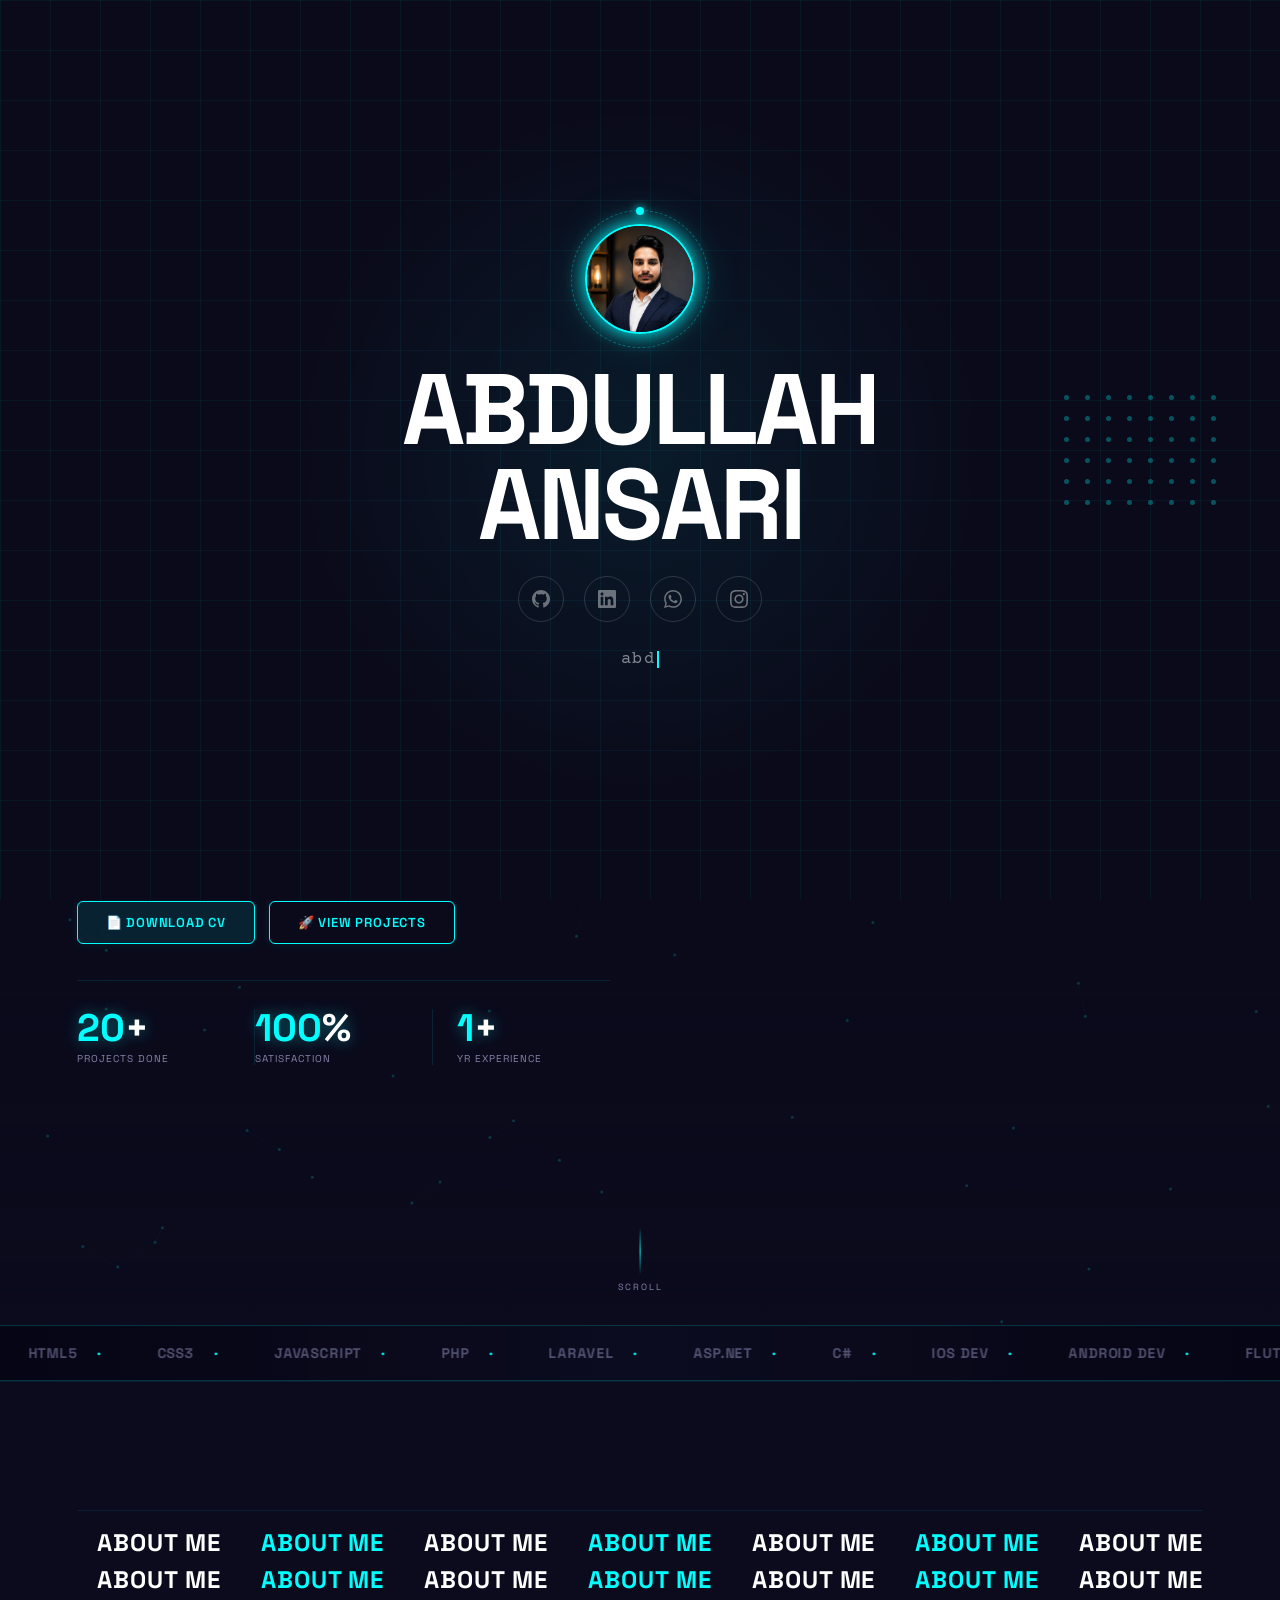
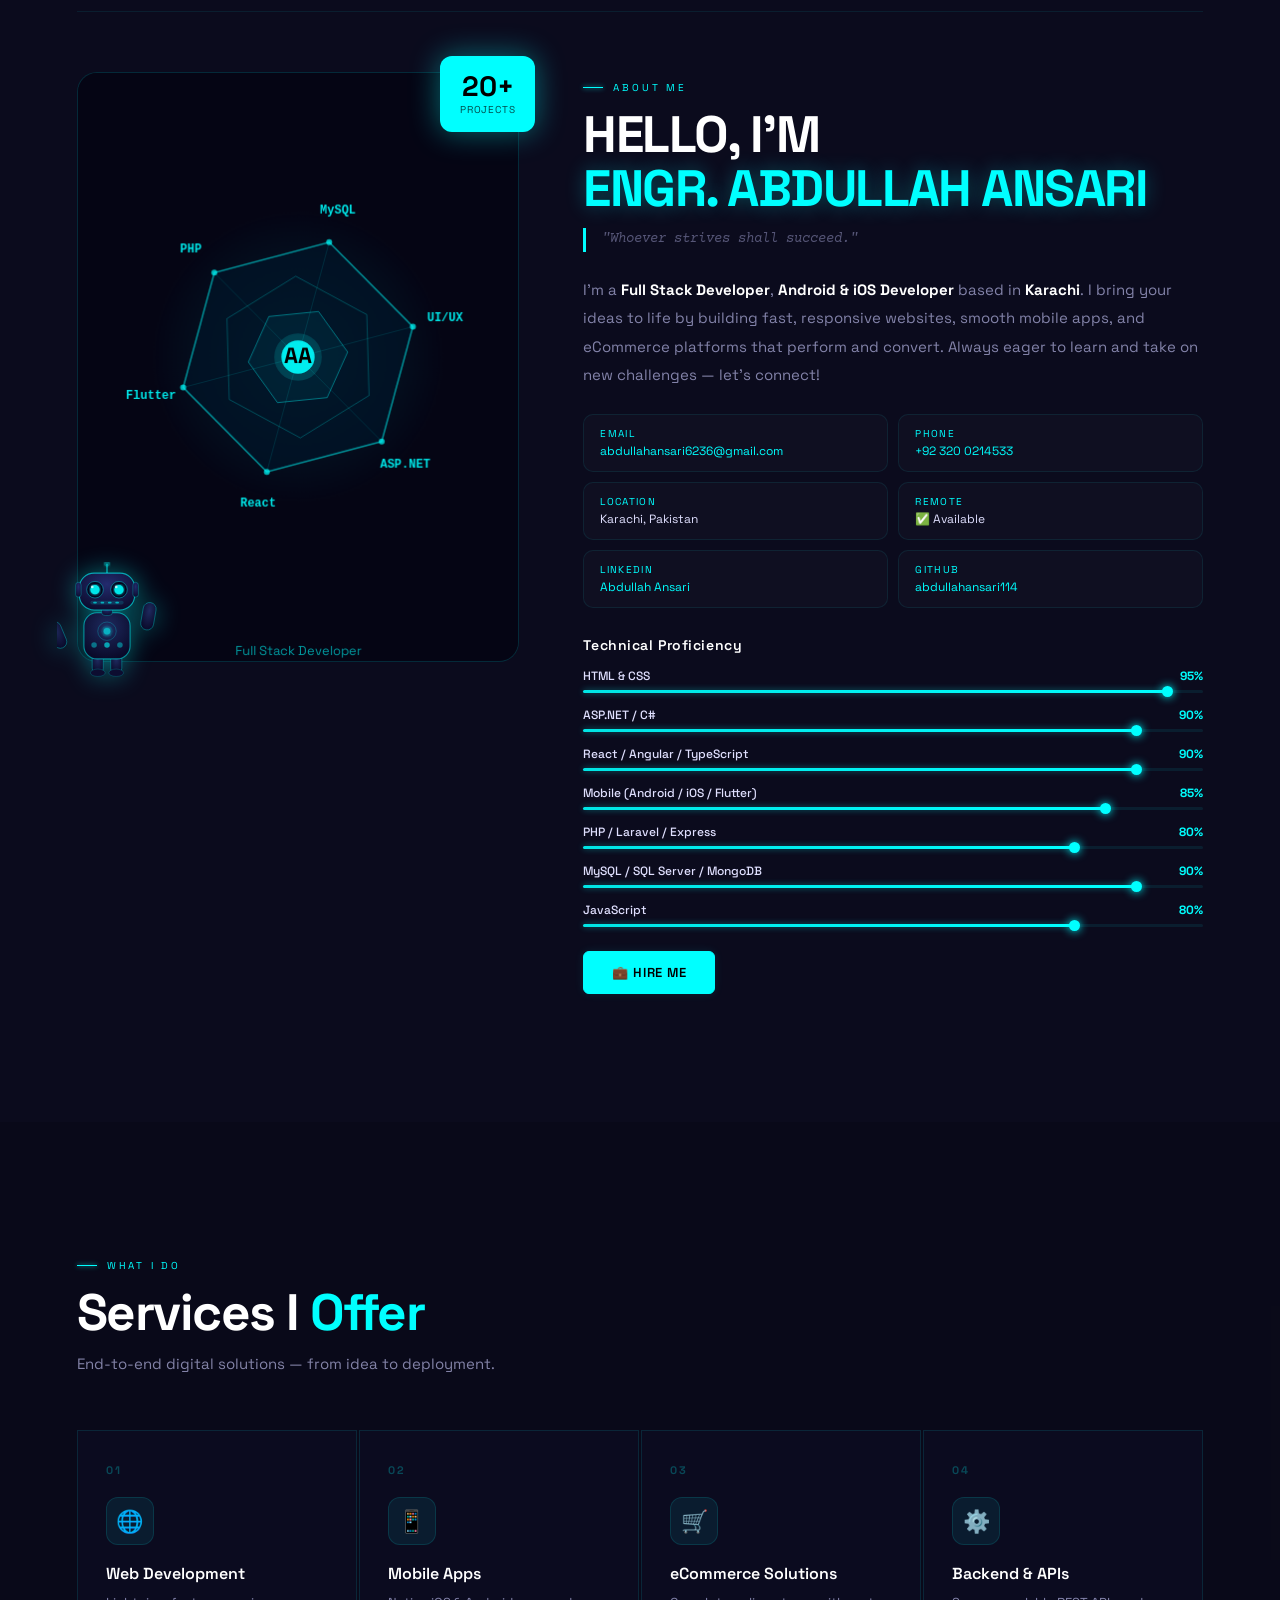
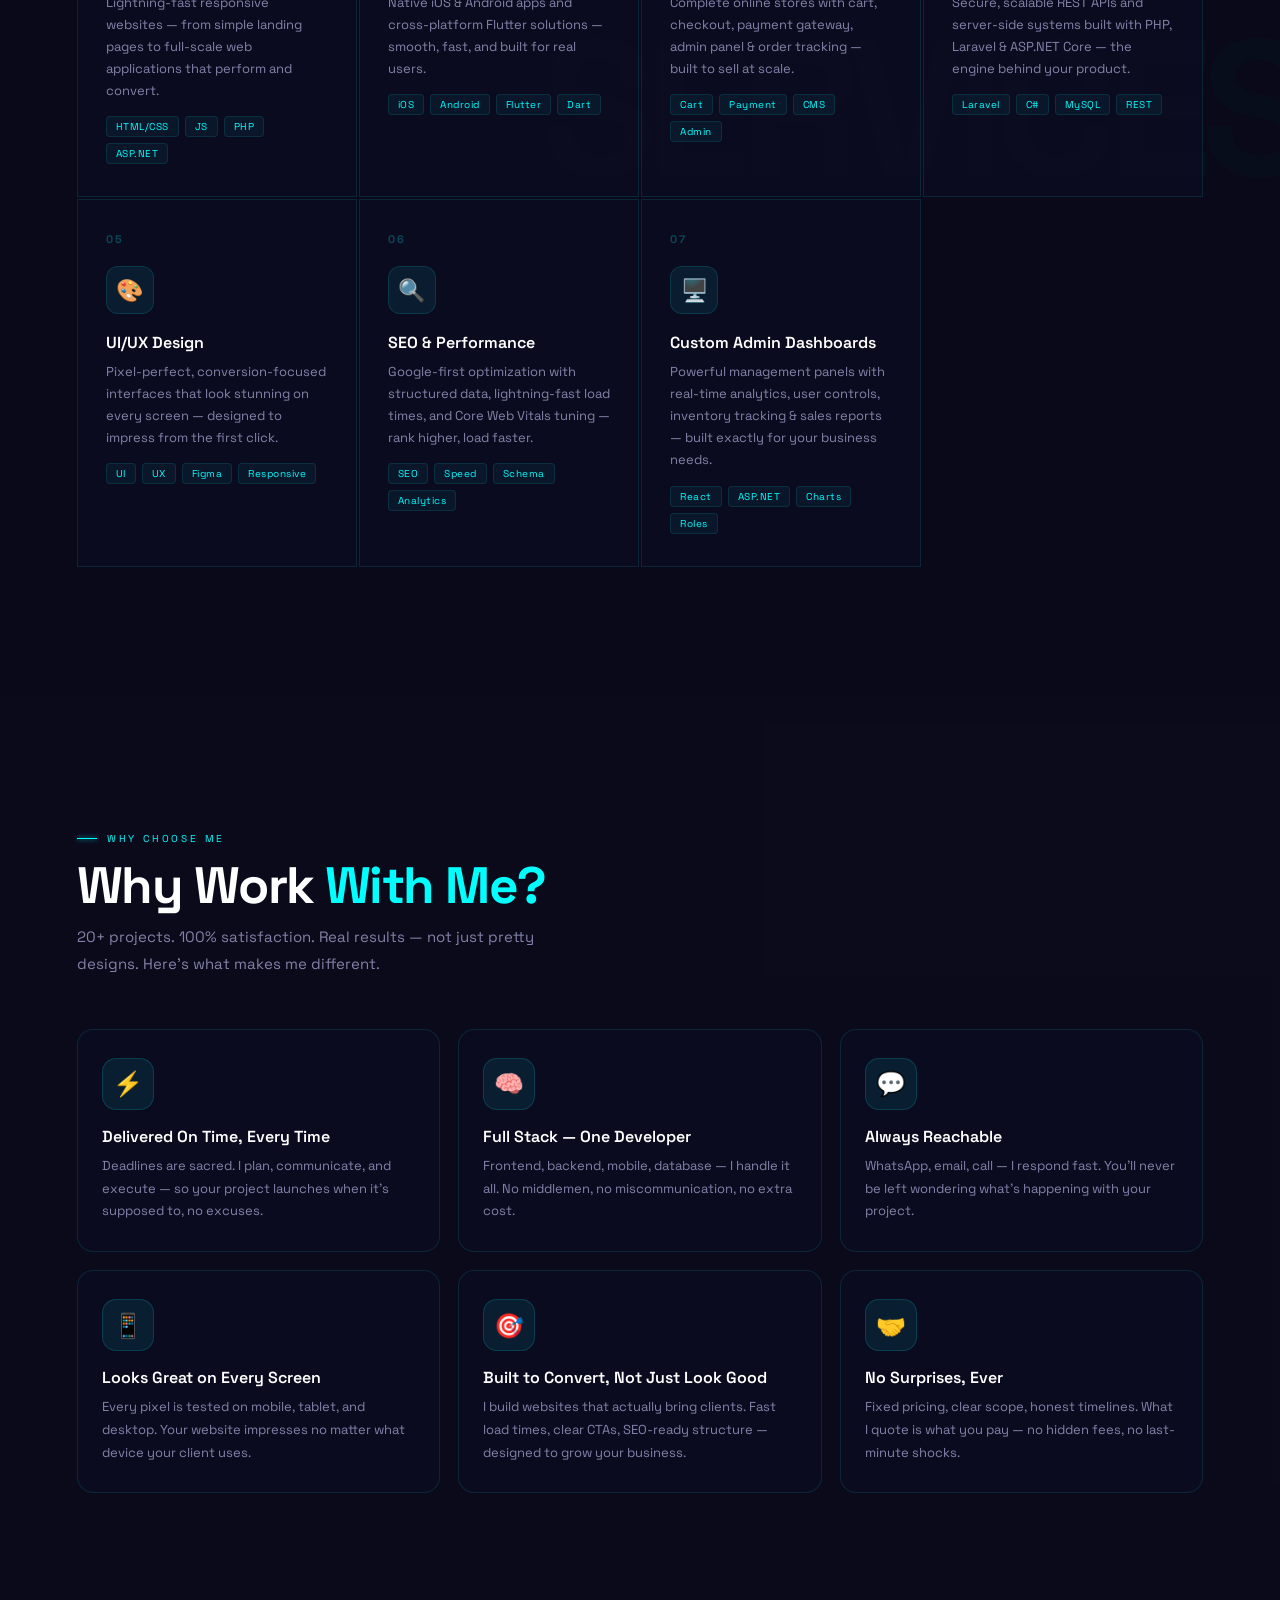
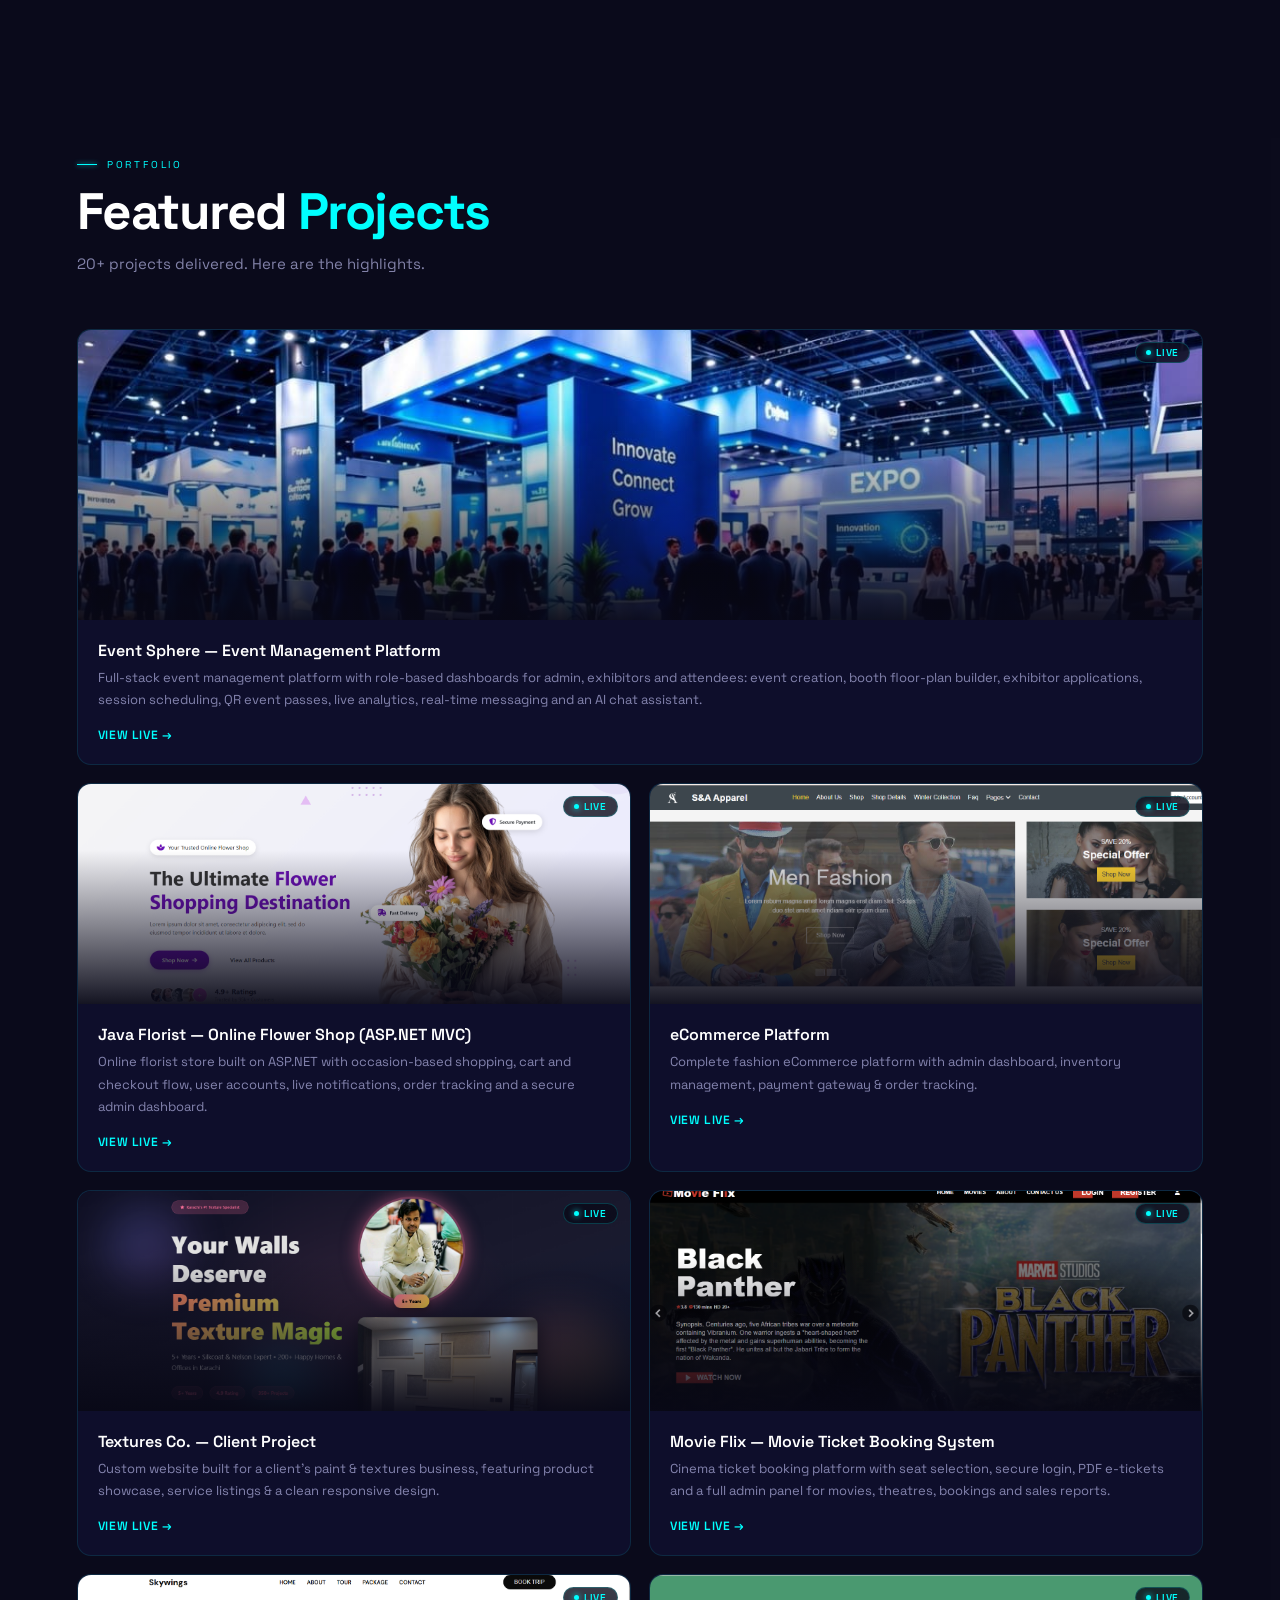
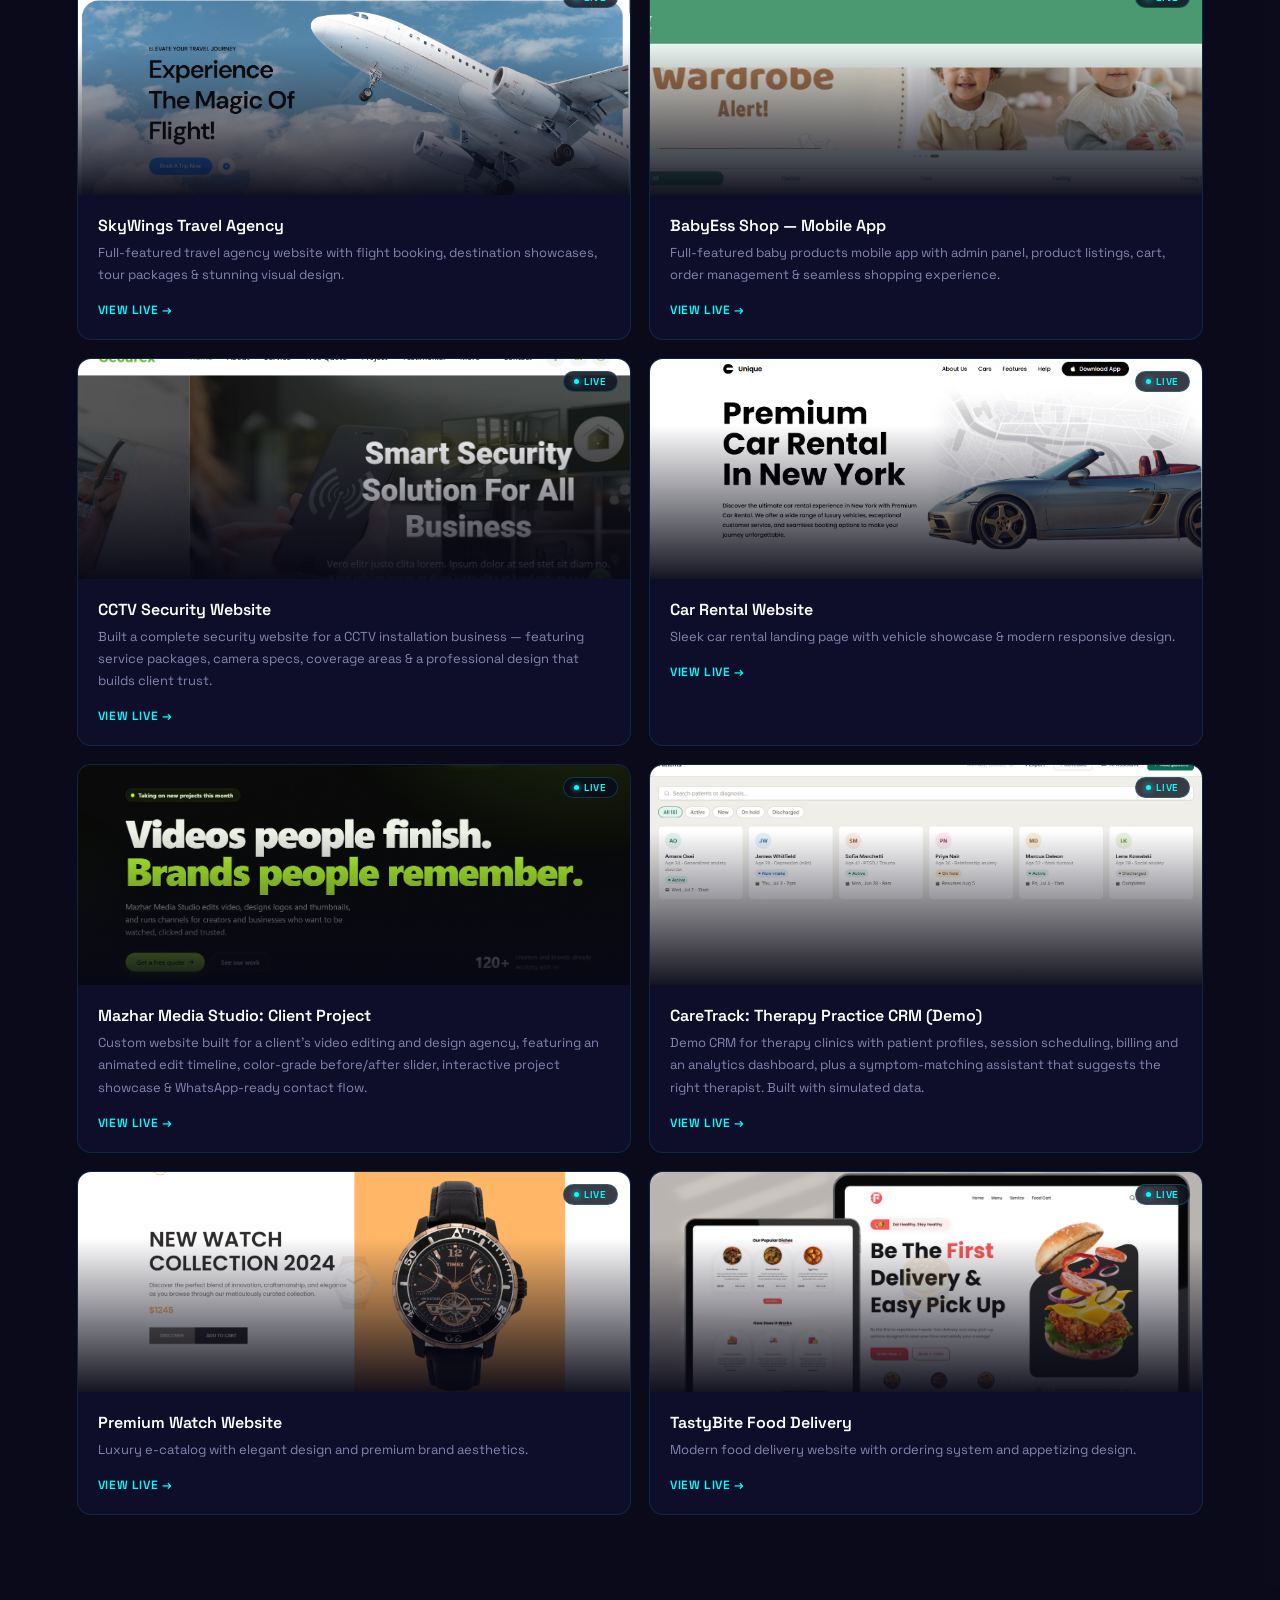
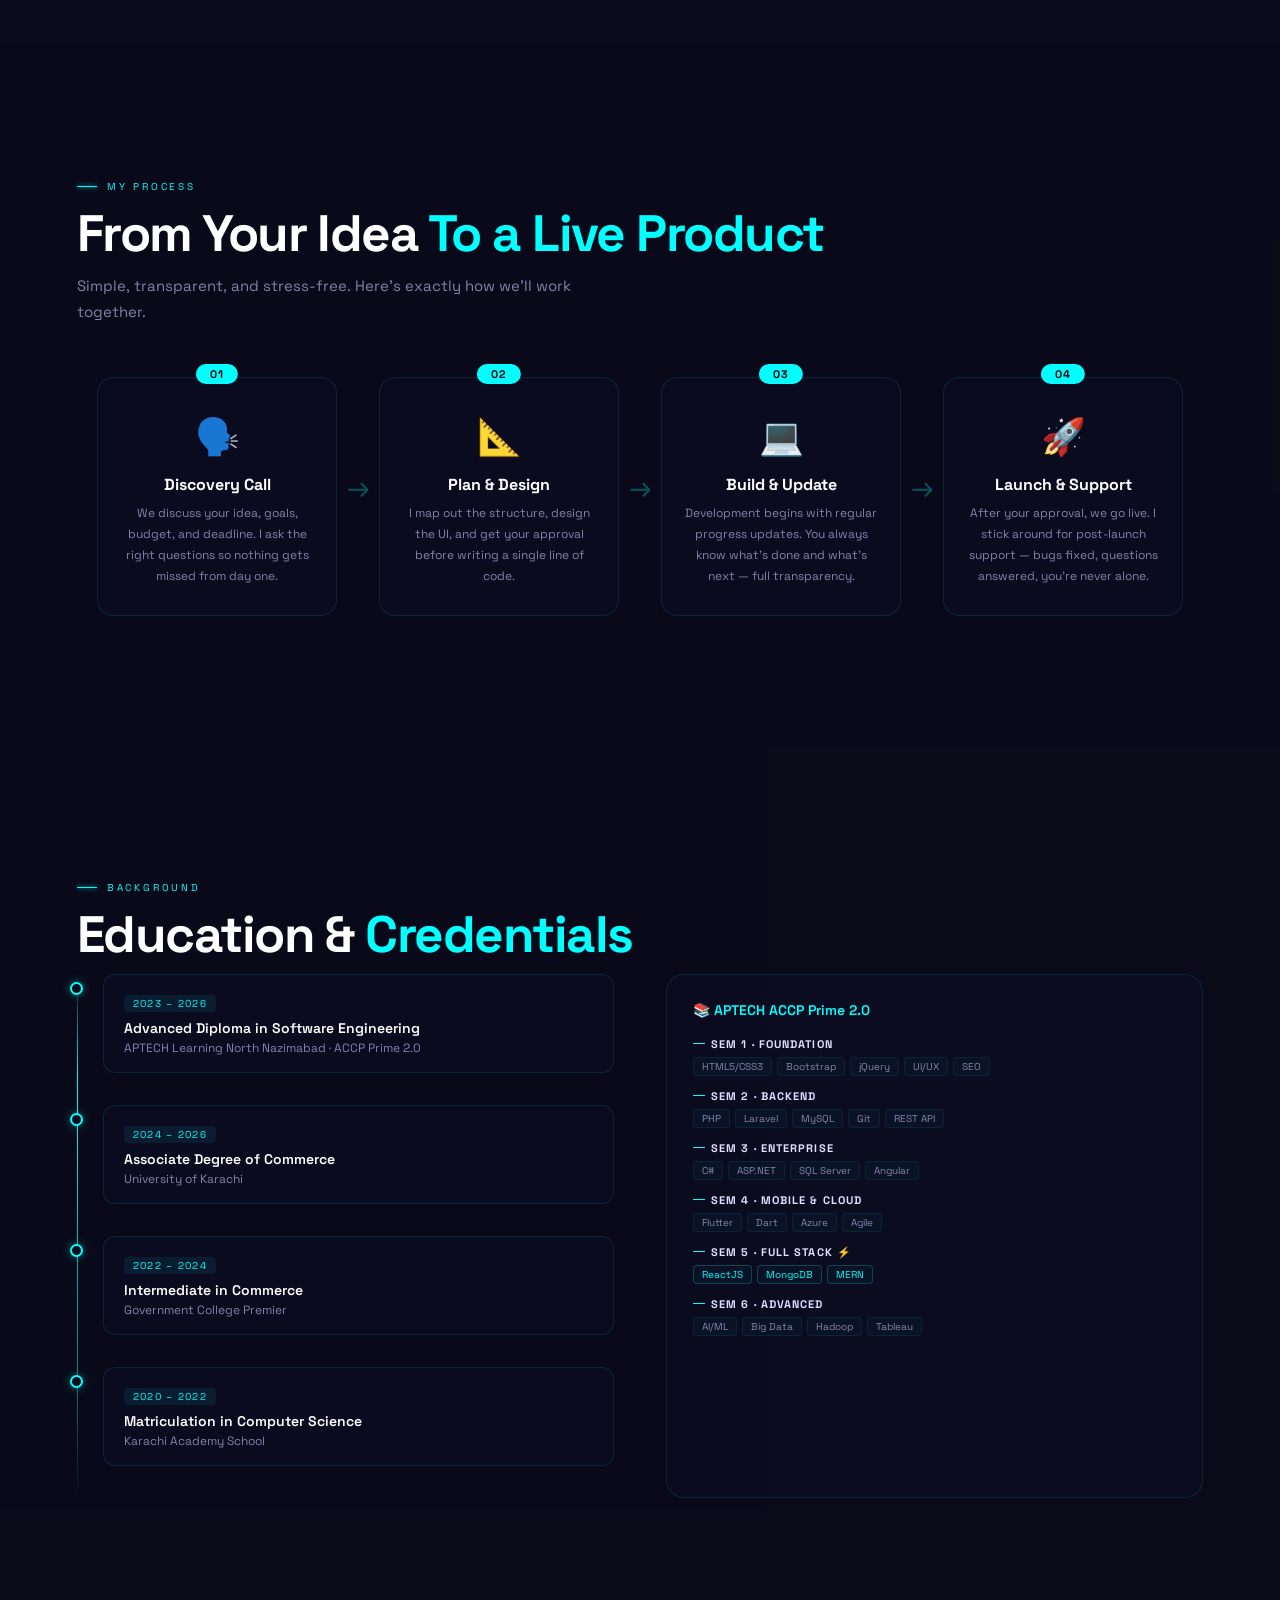
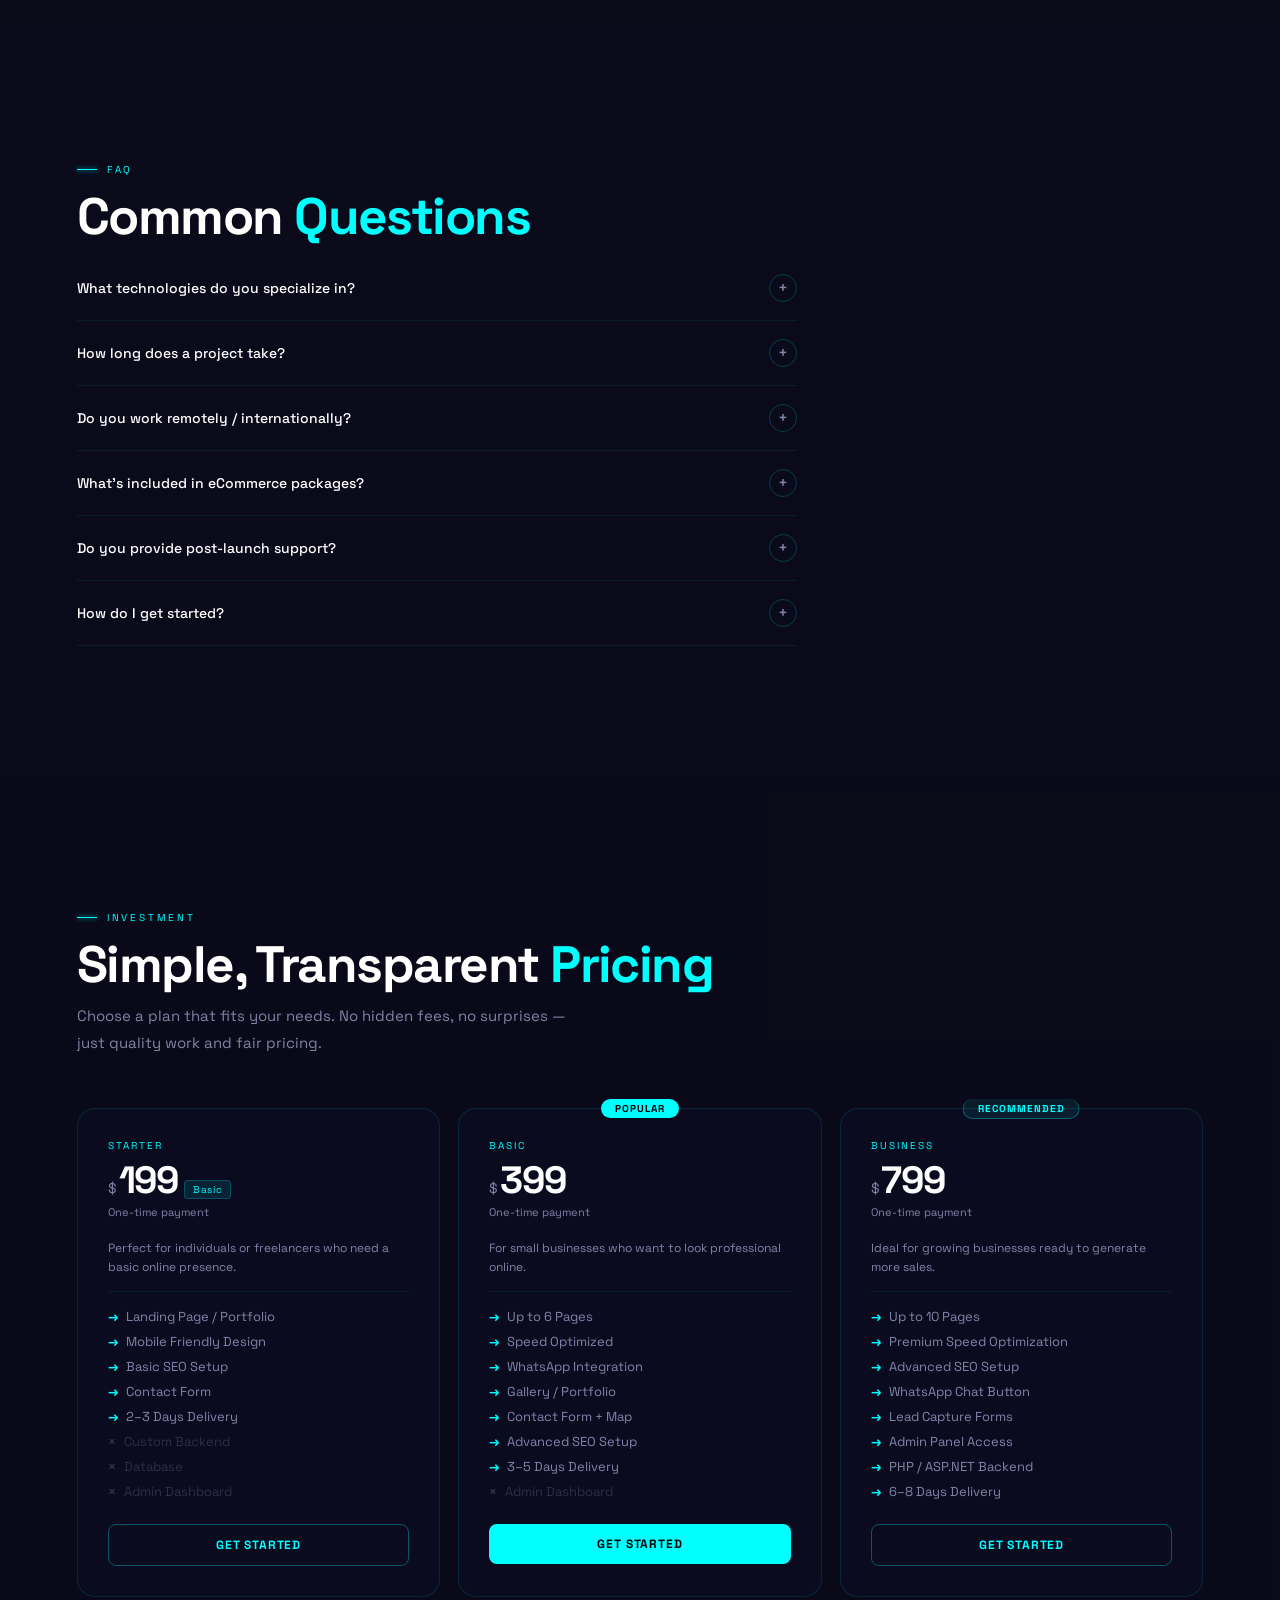
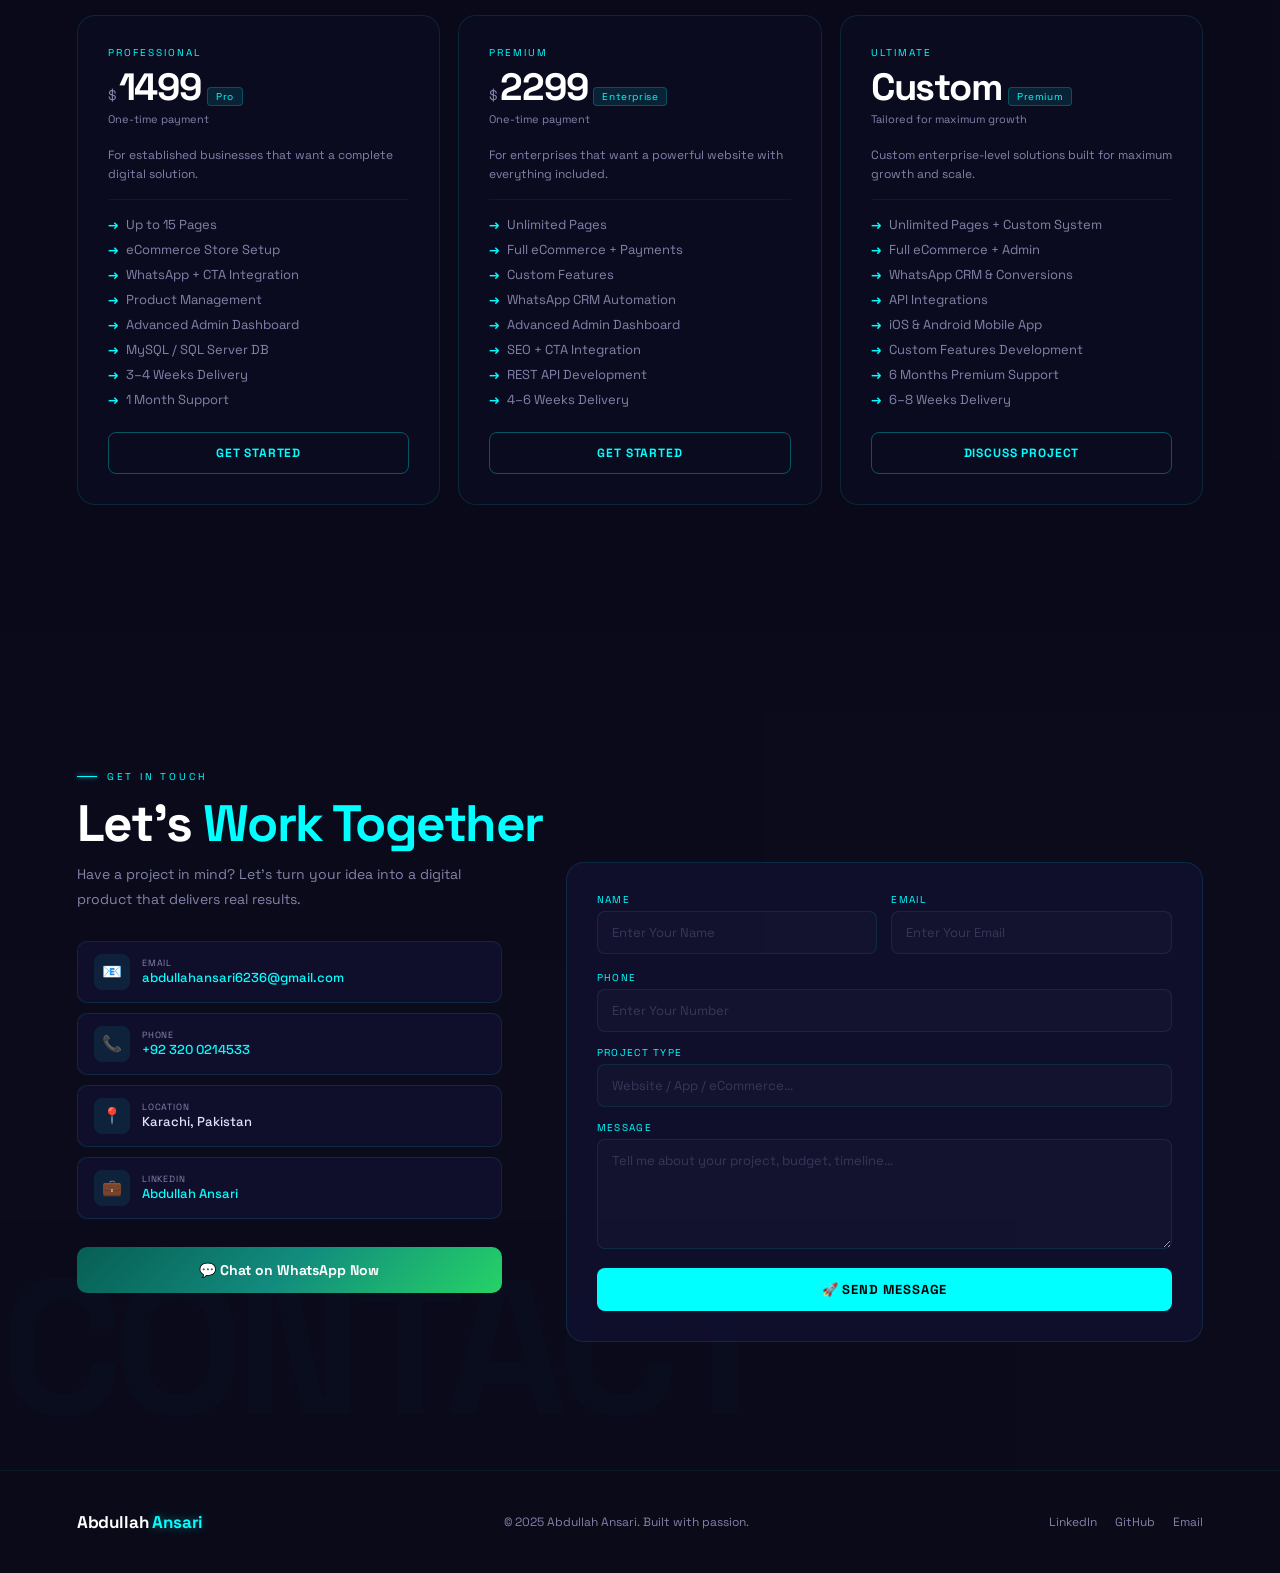
<file: index.html>
<!DOCTYPE html>
<html lang="en">
<head>
<meta charset="UTF-8">
<meta name="viewport" content="width=device-width, initial-scale=1.0">
 
<!-- ══════════════════════════════════════════
     PRIMARY SEO — TARGET: "Abdullah Ansari"
     + "Engr. Abdullah Ansari"
     + "Engineer Abdullah Ansari"
══════════════════════════════════════════ -->
<title>Abdullah Ansari | Engr. Abdullah Ansari | Full Stack Developer Karachi, Pakistan</title>
 
<meta name="description" content="Engr. Abdullah Ansari — Professional Full Stack Developer in Karachi, Pakistan. Expert in Web Development, Mobile Apps (iOS & Android), eCommerce, ASP.NET, PHP. 20+ projects delivered with 100% satisfaction. Hire Abdullah Ansari today.">
 
<meta name="keywords" content="Abdullah Ansari, Engr Abdullah Ansari, Engr. Abdullah Ansari, Engineer Abdullah Ansari, Abdullah Ansari Developer, Abdullah Ansari Full Stack Developer, Abdullah Ansari Karachi, Abdullah Ansari Pakistan, Abdullah Ansari Portfolio, Abdullah Ansari Web Developer, Abdullah Ansari Mobile App Developer, engr Abdullah Ansari, engineer Abdullah Ansari, Full Stack Developer Karachi, Mobile App Developer Pakistan, iOS Developer Karachi, Android Developer Pakistan, ASP.NET Developer, PHP Developer Karachi, eCommerce Developer Pakistan, Freelance Developer Karachi, APTECH Graduate, Software Engineer Karachi, abdullah ansari web developer, abdullah ansari ios, abdullah ansari android, abdullah ansari flutter, abdullah ansari asp.net, abdullah ansari react, abdullah ansari freelancer">
 
<meta name="author" content="Engr. Abdullah Ansari">
<meta name="robots" content="index, follow, max-image-preview:large, max-snippet:-1, max-video-preview:-1">
<meta name="googlebot" content="index, follow, max-image-preview:large">
<meta name="rating" content="general">
<meta name="language" content="English">
<meta name="revisit-after" content="3 days">
<meta name="geo.region" content="PK-SD">
<meta name="geo.placename" content="Karachi, Sindh, Pakistan">
<meta name="geo.position" content="24.8607;67.0011">
<meta name="ICBM" content="24.8607, 67.0011">
 
<link rel="canonical" href="https://abdullahansarii.netlify.app/">
 
<!-- ══════════════════════════════════════════
     OPEN GRAPH — image = real photo
══════════════════════════════════════════ -->
<meta property="og:type" content="profile">
<meta property="og:url" content="https://abdullahansarii.netlify.app/">
<meta property="og:title" content="Engr. Abdullah Ansari | Full Stack Developer Karachi">
<meta property="og:description" content="Engr. Abdullah Ansari — Expert Full Stack Developer in Karachi. Web, Mobile Apps (iOS/Android), eCommerce, ASP.NET, PHP. 20+ projects. 100% satisfaction.">
<meta property="og:image" content="https://abdullahansarii.netlify.app/assets/img/abdullah%20ansari.png">
<meta property="og:image:secure_url" content="https://abdullahansarii.netlify.app/assets/img/abdullah%20ansari.png">
<meta property="og:image:width" content="800">
<meta property="og:image:height" content="800">
<meta property="og:image:alt" content="Engr. Abdullah Ansari - Full Stack Developer Karachi, Pakistan">
<meta property="og:image:type" content="image/png">
<meta property="og:site_name" content="Abdullah Ansari Portfolio">
<meta property="og:locale" content="en_US">
<meta property="profile:first_name" content="Abdullah">
<meta property="profile:last_name" content="Ansari">
<meta property="profile:username" content="abdullahansari114">
 
<!-- Twitter Card -->
<meta name="twitter:card" content="summary_large_image">
<meta name="twitter:title" content="Engr. Abdullah Ansari | Full Stack Developer Karachi">
<meta name="twitter:description" content="Expert Full Stack Developer. Web, Mobile Apps, eCommerce, ASP.NET, PHP. 20+ projects delivered.">
<meta name="twitter:image" content="https://abdullahansarii.netlify.app/assets/img/abdullah%20ansari.png">
<meta name="twitter:image:alt" content="Engr. Abdullah Ansari - Full Stack Developer">
 
<!-- Favicon — real photo -->
<link rel="icon" type="image/png" href="assets/img/abdullah-ansari.png">
<link rel="shortcut icon" type="image/png" href="assets/img/abdullah-ansari.png">
<link rel="apple-touch-icon" href="assets/img/abdullah-ansari.png">
 
<!-- Preconnect -->
<link rel="preconnect" href="https://fonts.googleapis.com">
<link rel="preconnect" href="https://fonts.gstatic.com" crossorigin>
<link href="https://fonts.googleapis.com/css2?family=Space+Grotesk:wght@300;400;500;600;700&family=Courier+Prime:wght@400;700&display=swap" rel="stylesheet">
 
<!-- ══════════════════════════════════════════
     STRUCTURED DATA — SCHEMA.ORG
     1. Person (Google Knowledge Panel)
     2. WebSite (Sitelinks)
     3. WebPage
     4. FAQPage (AI Overview)
     5. BreadcrumbList
     6. ProfessionalService
     7. ImageObject (image ranking)
══════════════════════════════════════════ -->
 
<!-- 1. PERSON — triggers Knowledge Panel + AI Overview mention -->
<script type="application/ld+json">
{
  "@context": "https://schema.org",
  "@type": "Person",
  "@id": "https://abdullahansarii.netlify.app/#person",
  "name": "Abdullah Ansari",
  "givenName": "Abdullah",
  "familyName": "Ansari",
  "alternateName": [
    "Engr. Abdullah Ansari",
    "Engr Abdullah Ansari",
    "Engineer Abdullah Ansari",
    "Abdullah Ansari Developer",
    "Abdullah Ansari Full Stack",
    "Abdullah Ansari Karachi",
    "Abdullah Ansari Pakistan",
    "Abdullah Ansari Web Developer",
    "Abdullah Ansari Mobile Developer"
  ],
  "url": "https://abdullahansarii.netlify.app/",
  "mainEntityOfPage": "https://abdullahansarii.netlify.app/",
  "image": {
    "@type": "ImageObject",
    "@id": "https://abdullahansarii.netlify.app/#photo",
    "url": "https://abdullahansarii.netlify.app/assets/img/abdullah%20ansari.png",
    "contentUrl": "https://abdullahansarii.netlify.app/assets/img/abdullah%20ansari.png",
    "width": 800,
    "height": 800,
    "caption": "Engr. Abdullah Ansari — Full Stack Developer Karachi, Pakistan",
    "name": "Abdullah Ansari Photo",
    "description": "Professional photo of Engr. Abdullah Ansari, Full Stack Developer based in Karachi, Pakistan",
    "representativeOfPage": true
  },
  "sameAs": [
    "https://www.linkedin.com/in/abdullah-ansari-138088394",
    "https://github.com/abdullahansari114",
    "https://wa.me/923200214533",
    "https://www.instagram.com/abdullah.ansari114",
    "https://abdullahansarii.netlify.app/"
  ],
  "jobTitle": "Full Stack Developer",
  "hasOccupation": {
    "@type": "Occupation",
    "name": "Full Stack Developer",
    "occupationLocation": {
      "@type": "City",
      "name": "Karachi"
    },
    "description": "Full Stack Developer specializing in Web Development, Mobile Apps (iOS & Android), eCommerce, ASP.NET, PHP, Flutter",
    "skills": "HTML, CSS, JavaScript, PHP, Laravel, ASP.NET, C#, React, Angular, Flutter, Dart, MySQL, SQL Server, MongoDB, iOS, Android, UI/UX, SEO, eCommerce"
  },
  "description": "Engr. Abdullah Ansari is a professional Full Stack Developer based in Karachi, Pakistan. He specializes in Web Development, Mobile App Development (iOS & Android), eCommerce platforms, ASP.NET, PHP, Flutter, and UI/UX Design. With 20+ successful projects and 100% client satisfaction, Abdullah Ansari is among the top freelance developers in Karachi.",
  "address": {
    "@type": "PostalAddress",
    "streetAddress": "North Nazimabad",
    "addressLocality": "Karachi",
    "addressRegion": "Sindh",
    "addressCountry": "PK",
    "postalCode": "74700"
  },
  "email": "abdullahansari6236@gmail.com",
  "telephone": "+923200214533",
  "alumniOf": [
    {
      "@type": "EducationalOrganization",
      "name": "APTECH Learning North Nazimabad",
      "url": "https://www.aptech-education.com.pk/"
    },
    {
      "@type": "EducationalOrganization",
      "name": "University of Karachi"
    }
  ],
  "knowsAbout": [
    "Full Stack Development",
    "Web Development",
    "Mobile App Development",
    "iOS Development",
    "Android Development",
    "ASP.NET Core",
    "C# Development",
    "PHP Development",
    "Laravel Framework",
    "Flutter Development",
    "React Development",
    "Angular Development",
    "eCommerce Development",
    "MySQL Database",
    "SQL Server",
    "MongoDB",
    "UI/UX Design",
    "SEO Optimization",
    "REST API Development"
  ],
  "award": "20+ Projects Delivered — 100% Client Satisfaction",
  "nationality": {
    "@type": "Country",
    "name": "Pakistan"
  }
}
</script>
 
<!-- 2. WEBSITE — sitelinks search box -->
<script type="application/ld+json">
{
  "@context": "https://schema.org",
  "@type": "WebSite",
  "@id": "https://abdullahansarii.netlify.app/#website",
  "name": "Abdullah Ansari | Engr. Abdullah Ansari Portfolio",
  "alternateName": ["Engr. Abdullah Ansari", "Abdullah Ansari Developer"],
  "url": "https://abdullahansarii.netlify.app/",
  "description": "Official portfolio of Engr. Abdullah Ansari — Full Stack Developer in Karachi, Pakistan",
  "publisher": {
    "@id": "https://abdullahansarii.netlify.app/#person"
  },
  "inLanguage": "en-US"
}
</script>
 
<!-- 3. WEBPAGE -->
<script type="application/ld+json">
{
  "@context": "https://schema.org",
  "@type": "ProfilePage",
  "@id": "https://abdullahansarii.netlify.app/#webpage",
  "name": "Abdullah Ansari — Engr. Abdullah Ansari | Full Stack Developer Karachi",
  "url": "https://abdullahansarii.netlify.app/",
  "mainEntity": {
    "@id": "https://abdullahansarii.netlify.app/#person"
  },
  "about": {
    "@id": "https://abdullahansarii.netlify.app/#person"
  },
  "description": "Official portfolio of Engr. Abdullah Ansari, Full Stack Developer in Karachi, Pakistan. 20+ projects, Web & Mobile App development.",
  "image": {
    "@id": "https://abdullahansarii.netlify.app/#photo"
  },
  "primaryImageOfPage": {
    "@id": "https://abdullahansarii.netlify.app/#photo"
  },
  "breadcrumb": {
    "@type": "BreadcrumbList",
    "itemListElement": [
      {
        "@type": "ListItem",
        "position": 1,
        "name": "Abdullah Ansari",
        "item": "https://abdullahansarii.netlify.app/"
      }
    ]
  }
}
</script>
 
<!-- 4. FAQPAGE — AI Overview ke liye most important -->
<script type="application/ld+json">
{
  "@context": "https://schema.org",
  "@type": "FAQPage",
  "mainEntity": [
    {
      "@type": "Question",
      "name": "Who is Abdullah Ansari?",
      "acceptedAnswer": {
        "@type": "Answer",
        "text": "Engr. Abdullah Ansari is a professional Full Stack Developer based in Karachi, Pakistan. He specializes in Web Development, Mobile App Development (iOS and Android), eCommerce platforms, ASP.NET, PHP, Flutter, React, and UI/UX Design. He has delivered 20+ successful projects with 100% client satisfaction. Abdullah Ansari is currently pursuing an Advanced Diploma in Software Engineering from APTECH Learning North Nazimabad (ACCP Prime 2.0)."
      }
    },
    {
      "@type": "Question",
      "name": "Who is Engr. Abdullah Ansari?",
      "acceptedAnswer": {
        "@type": "Answer",
        "text": "Engr. Abdullah Ansari (Engineer Abdullah Ansari) is a Full Stack Developer in Karachi, Pakistan. He builds websites, mobile apps (iOS & Android), eCommerce stores, admin dashboards, and REST APIs. He can be reached at abdullahansari6236@gmail.com or WhatsApp +92 320 0214533."
      }
    },
    {
      "@type": "Question",
      "name": "What does Abdullah Ansari do?",
      "acceptedAnswer": {
        "@type": "Answer",
        "text": "Abdullah Ansari is a Full Stack Developer who provides Web Development, Mobile App Development (iOS & Android using Flutter and Dart), eCommerce solutions, custom admin dashboards, backend APIs using ASP.NET Core and PHP Laravel, database design (MySQL, SQL Server, MongoDB), UI/UX design, and SEO optimization services from Karachi, Pakistan."
      }
    },
    {
      "@type": "Question",
      "name": "How to contact Abdullah Ansari developer?",
      "acceptedAnswer": {
        "@type": "Answer",
        "text": "You can contact Engr. Abdullah Ansari via: WhatsApp: +92 320 0214533, Email: abdullahansari6236@gmail.com, LinkedIn: linkedin.com/in/abdullah-ansari-138088394, GitHub: github.com/abdullahansari114, Portfolio: abdullahansarii.netlify.app"
      }
    },
    {
      "@type": "Question",
      "name": "What technologies does Abdullah Ansari know?",
      "acceptedAnswer": {
        "@type": "Answer",
        "text": "Engr. Abdullah Ansari is proficient in: Frontend (HTML5, CSS3, JavaScript, React, Angular, Bootstrap, jQuery), Backend (PHP, Laravel, C#, ASP.NET Core, REST APIs), Mobile (Flutter, Dart, iOS Native, Android Native), Databases (MySQL, SQL Server, MongoDB), Cloud (Microsoft Azure), and Tools (Git, VS Code, Figma, SEO). He is currently learning ReactJS and MERN Stack at APTECH."
      }
    },
    {
      "@type": "Question",
      "name": "Is Abdullah Ansari available for freelance work?",
      "acceptedAnswer": {
        "@type": "Answer",
        "text": "Yes, Engr. Abdullah Ansari is actively available for freelance projects. He works remotely with clients worldwide from Karachi, Pakistan. He offers services ranging from $199 (landing page) to custom enterprise solutions. Contact: +92 320 0214533 or abdullahansari6236@gmail.com."
      }
    },
    {
      "@type": "Question",
      "name": "Where is Abdullah Ansari developer located?",
      "acceptedAnswer": {
        "@type": "Answer",
        "text": "Abdullah Ansari (Engr. Abdullah Ansari) is based in Karachi, Sindh, Pakistan. He works remotely with clients locally in Pakistan and internationally worldwide."
      }
    },
    {
      "@type": "Question",
      "name": "What projects has Abdullah Ansari built?",
      "acceptedAnswer": {
        "@type": "Answer",
        "text": "Engr. Abdullah Ansari has built 20+ projects including: eCommerce platforms with payment gateway integration, iOS and Android mobile apps using Flutter, travel agency websites (SkyWings), car rental systems, food delivery websites (TastyBite), sales analytics dashboards, luxury product websites, CCTV security business websites, and custom admin dashboards."
      }
    }
  ]
}
</script>
 
<!-- 5. PROFESSIONAL SERVICE -->
<script type="application/ld+json">
{
  "@context": "https://schema.org",
  "@type": "ProfessionalService",
  "@id": "https://abdullahansarii.netlify.app/#service",
  "name": "Abdullah Ansari — Web & Mobile Development Services",
  "alternateName": "Engr. Abdullah Ansari Developer",
  "image": "https://abdullahansarii.netlify.app/assets/img/abdullah%20ansari.png",
  "url": "https://abdullahansarii.netlify.app/",
  "telephone": "+923200214533",
  "email": "abdullahansari6236@gmail.com",
  "priceRange": "$199 - Custom",
  "openingHoursSpecification": {
    "@type": "OpeningHoursSpecification",
    "dayOfWeek": ["Monday","Tuesday","Wednesday","Thursday","Friday","Saturday","Sunday"],
    "opens": "09:00",
    "closes": "23:00"
  },
  "address": {
    "@type": "PostalAddress",
    "addressLocality": "Karachi",
    "addressRegion": "Sindh",
    "addressCountry": "PK"
  },
  "sameAs": [
    "https://www.linkedin.com/in/abdullah-ansari-138088394",
    "https://github.com/abdullahansaris114"
  ],
  "provider": {
    "@id": "https://abdullahansarii.netlify.app/#person"
  },
  "areaServed": ["Pakistan", "Worldwide"],
  "hasOfferCatalog": {
    "@type": "OfferCatalog",
    "name": "Web & Mobile Development Services",
    "itemListElement": [
      {"@type": "Offer", "itemOffered": {"@type": "Service", "name": "Web Development"}, "price": "199", "priceCurrency": "USD"},
      {"@type": "Offer", "itemOffered": {"@type": "Service", "name": "Mobile App Development (iOS & Android)"}, "price": "799", "priceCurrency": "USD"},
      {"@type": "Offer", "itemOffered": {"@type": "Service", "name": "eCommerce Development"}, "price": "1499", "priceCurrency": "USD"},
      {"@type": "Offer", "itemOffered": {"@type": "Service", "name": "Full Stack Development"}, "price": "799", "priceCurrency": "USD"}
    ]
  }
}
</script>
 
<!-- 6. IMAGE OBJECT — Google Images ranking ke liye -->
<script type="application/ld+json">
{
  "@context": "https://schema.org",
  "@type": "ImageObject",
  "@id": "https://abdullahansarii.netlify.app/#photo",
  "url": "https://abdullahansarii.netlify.app/assets/img/abdullah%20ansari.png",
  "contentUrl": "https://abdullahansarii.netlify.app/assets/img/abdullah%20ansari.png",
  "name": "Abdullah Ansari — Engr. Abdullah Ansari Full Stack Developer Karachi",
  "description": "Professional photo of Engr. Abdullah Ansari, Full Stack Developer in Karachi, Pakistan. Expert in Web Development, Mobile Apps, eCommerce, ASP.NET, PHP.",
  "caption": "Engr. Abdullah Ansari — Full Stack Developer | Karachi, Pakistan",
  "width": 800,
  "height": 800,
  "author": {
    "@id": "https://abdullahansarii.netlify.app/#person"
  },
  "copyrightHolder": {
    "@id": "https://abdullahansarii.netlify.app/#person"
  },
  "license": "https://abdullahansarii.netlify.app/",
  "acquireLicensePage": "https://abdullahansarii.netlify.app/#contact",
 "creditText": "Engr. Abdullah Ansari",
"creator": {
  "@id": "https://abdullahansarii.netlify.app/#person"
},
"copyrightNotice": "© 2025 Abdullah Ansari. All rights reserved.",
"about": {
  "@id": "https://abdullahansarii.netlify.app/#person"
},
"representativeOfPage": true
}
</script>
<link rel="preconnect" href="https://fonts.googleapis.com">
<link rel="preconnect" href="https://fonts.gstatic.com" crossorigin>
<link href="https://fonts.googleapis.com/css2?family=Space+Grotesk:wght@300;400;500;600;700&family=Courier+Prime:wght@400;700&display=swap" rel="stylesheet">

<style>
/* ============================================
   ROOT
============================================ */
:root{
  --bg:#0A0A1A;
  --bg2:#0D0D22;
  --bg3:#111130;
  --cyan:#00FFFF;
  --cyan2:#00E5E5;
  --cyan3:rgba(0,255,255,.15);
  --cyan-dim:rgba(0,255,255,.6);
  --text:#E0E0FF;
  --text-dim:rgba(200,200,255,.5);
  --white:#ffffff;
  --grid-color:rgba(0,255,255,.06);
}
*,*::before,*::after{margin:0;padding:0;box-sizing:border-box;}
html{overflow-x:hidden;scroll-behavior:smooth;}
body{background:var(--bg);color:var(--text);font-family:'Space Grotesk',sans-serif;overflow-x:hidden;}
a{text-decoration:none;color:inherit;}
img{max-width:100%;display:block;}
::selection{background:var(--cyan);color:#000;}

/* =============================================
   GLOBAL GRID BACKGROUND — poore page par
   Fixed overlay — always visible everywhere
============================================= */
body::before{
  content:'';
  position:fixed;
  inset:0;
  background-image:
    linear-gradient(var(--grid-color) 1px, transparent 1px),
    linear-gradient(90deg, var(--grid-color) 1px, transparent 1px);
  background-size:50px 50px;
  pointer-events:none;
  z-index:0;
}

/* =============================================
   SECTION BACKGROUNDS — semi-transparent
   Taake fixed grid neeche se dikhe
============================================= */
#hero{
  background: transparent !important;
}
#about{
  background: rgba(13,13,34,0.45) !important;
  position: relative;
}
#services{
  background: rgba(10,10,26,0.40) !important;
  position: relative;
}
#projects{
  background: rgba(13,13,34,0.45) !important;
  position: relative;
}
#education{
  background: rgba(10,10,26,0.40) !important;
  position: relative;
}
#faq{
  background: rgba(13,13,34,0.45) !important;
  position: relative;
}
#pricing{
  background: rgba(10,10,26,0.40) !important;
  position: relative;
}
#contact{
  background: rgba(13,13,34,0.45) !important;
  position: relative;
}
footer{
  background: rgba(10,10,26,0.40) !important;
}

/* Section inner cards/boxes ko thoda adjust karo taake grid ke saath blend ho */
.svc-c{ background: rgba(13,13,34,0.75) !important; }
.pc{ background: rgba(17,17,48,0.80) !important; }
.curr-box{ background: rgba(13,13,34,0.80) !important; }
.ti-box{ background: rgba(13,13,34,0.80) !important; }
.ctc-item{ background: rgba(17,17,48,0.80) !important; }
.c-form{ background: rgba(17,17,48,0.80) !important; }
.prc-c{ background: rgba(13,13,34,0.80) !important; }
.achip{ background: rgba(255,255,255,0.02) !important; }

/* ============================================
   PROGRESS BAR
============================================ */
#prog{position:fixed;top:0;left:0;height:2px;width:0%;background:linear-gradient(90deg,var(--cyan),#fff,var(--cyan));z-index:99999;box-shadow:0 0 10px var(--cyan);transition:width .08s;}

/* ============================================
   SPLASH SCREEN
============================================ */
#splash{position:fixed;inset:0;z-index:1000000;background:var(--bg);display:flex;flex-direction:column;align-items:center;justify-content:center;overflow:hidden;}
#splash::before{content:'';position:absolute;inset:0;background-image:linear-gradient(rgba(0,255,255,.05) 1px,transparent 1px),linear-gradient(90deg,rgba(0,255,255,.05) 1px,transparent 1px);background-size:50px 50px;pointer-events:none;}
.s-glow{position:absolute;width:700px;height:700px;border-radius:50%;background:radial-gradient(circle,rgba(0,255,255,.07) 0%,transparent 70%);top:50%;left:50%;transform:translate(-50%,-50%);animation:sGlow 4s ease-in-out infinite;}
@keyframes sGlow{0%,100%{transform:translate(-50%,-50%) scale(1);}50%{transform:translate(-50%,-50%) scale(1.15);}}
.s-dots{position:absolute;right:5%;top:50%;transform:translateY(-50%);display:grid;grid-template-columns:repeat(8,1fr);gap:16px;opacity:0;animation:dotsIn .8s ease .3s forwards;}
@keyframes dotsIn{to{opacity:1;}}
.s-dot{width:5px;height:5px;border-radius:50%;background:rgba(0,255,255,.3);animation:dotPls 3s ease-in-out infinite;}
.s-dot:nth-child(odd){animation-delay:.5s;}
@keyframes dotPls{0%,100%{opacity:.15;}50%{opacity:.7;}}
.s-photo-wrap{position:relative;margin-bottom:28px;opacity:0;animation:photoIn 1s cubic-bezier(.23,1,.32,1) .3s forwards;}
@keyframes photoIn{from{opacity:0;transform:translateY(-40px) scale(.7);}to{opacity:1;transform:translateY(0) scale(1);}}
.s-photo{width:110px;height:110px;border-radius:50%;overflow:hidden;border:2px solid var(--cyan);box-shadow:0 0 20px var(--cyan),0 0 50px rgba(0,255,255,.2);animation:photoBob 3s ease-in-out 1.3s infinite;}
@keyframes photoBob{0%,100%{transform:translateY(0);}50%{transform:translateY(-10px);}}
.s-photo img{width:100%;height:100%;object-fit:cover;}
.s-photo-ph{width:100%;height:100%;background:linear-gradient(135deg,var(--bg3),rgba(0,255,255,.1));display:flex;align-items:center;justify-content:center;}
.s-orbit{position:absolute;inset:-14px;border:1px dashed rgba(0,255,255,.3);border-radius:50%;animation:orbitSpin 8s linear infinite;}
.s-orbit::before{content:'';position:absolute;top:-4px;left:50%;transform:translateX(-50%);width:8px;height:8px;background:var(--cyan);border-radius:50%;box-shadow:0 0 10px var(--cyan);}
@keyframes orbitSpin{to{transform:rotate(360deg);}}
.s-name{font-family:'Space Grotesk',sans-serif;font-weight:700;font-size:clamp(48px,9vw,100px);letter-spacing:-.03em;line-height:.95;text-align:center;color:var(--white);margin-bottom:24px;}
.s-name-line{overflow:hidden;display:block;}
.s-name-inner{display:block;transform:translateY(110%);opacity:0;}
.s-name-inner.a1{animation:nameUp .7s cubic-bezier(.23,1,.32,1) 1s forwards;}
.s-name-inner.a2{animation:nameUp .7s cubic-bezier(.23,1,.32,1) 1.12s forwards;}
@keyframes nameUp{to{transform:translateY(0);opacity:1;}}
.s-socials{display:flex;gap:20px;margin-bottom:28px;opacity:0;animation:socIn .5s ease 2.1s forwards;}
@keyframes socIn{from{opacity:0;transform:translateY(12px);}to{opacity:1;transform:translateY(0);}}
.s-soc{width:46px;height:46px;border:1.5px solid rgba(255,255,255,.15);border-radius:50%;display:flex;align-items:center;justify-content:center;color:rgba(255,255,255,.4);transition:all .3s;animation:socPop .4s cubic-bezier(.34,1.56,.64,1) both;}
.s-soc:nth-child(1){animation-delay:2.1s;}.s-soc:nth-child(2){animation-delay:2.25s;}.s-soc:nth-child(3){animation-delay:2.4s;}.s-soc:nth-child(4){animation-delay:2.55s;}
@keyframes socPop{from{transform:scale(0);opacity:0;}to{transform:scale(1);opacity:1;}}
.s-soc:hover{border-color:var(--cyan);color:var(--cyan);transform:scale(1.15);box-shadow:0 0 12px rgba(0,255,255,.3);}
.s-email{font-family:'Courier Prime',monospace;font-size:clamp(13px,1.8vw,17px);letter-spacing:.08em;color:rgba(255,255,255,.5);min-height:26px;text-align:center;opacity:0;animation:fadeIn .3s ease 2.7s forwards;}
.s-email .cursor-blink{display:inline-block;width:2px;height:1em;background:var(--cyan);vertical-align:middle;animation:blinkK .7s step-end infinite;margin-left:2px;}
@keyframes blinkK{0%,50%{opacity:1;}51%,100%{opacity:0;}}
@keyframes fadeIn{to{opacity:1;}}
.s-enter{position:absolute;bottom:36px;font-size:10px;letter-spacing:.25em;text-transform:uppercase;color:rgba(255,255,255,.2);text-align:center;opacity:0;}
.s-enter-bar{width:1px;height:36px;background:linear-gradient(180deg,transparent,var(--cyan));margin:10px auto 0;animation:barGrow 2s ease infinite;}
@keyframes barGrow{0%{transform:scaleY(0);transform-origin:top;}50%{transform:scaleY(1);transform-origin:top;}51%{transform-origin:bottom;}100%{transform:scaleY(0);transform-origin:bottom;}}
#splash.done{animation:splashUp 1s cubic-bezier(.76,0,.24,1) forwards;}
@keyframes splashUp{0%{clip-path:inset(0 0 0% 0);}100%{clip-path:inset(100% 0 0% 0);}}

/* ============================================
   NAVBAR
============================================ */
#nav{
  position:fixed;top:0;left:0;right:0;height:66px;z-index:9000;
  display:flex;align-items:center;justify-content:space-between;
  padding:0 clamp(20px,4vw,60px);
  transition:all .4s;
}
#nav.solid{background:rgba(10,10,26,.95);backdrop-filter:blur(20px);border-bottom:1px solid rgba(0,255,255,.15);box-shadow:0 4px 30px rgba(0,0,0,.4);}
.nav-center{position:absolute;left:50%;transform:translateX(-50%);text-align:center;}
.nav-logo-name{font-family:'Space Grotesk',sans-serif;font-weight:700;font-size:16px;color:var(--cyan);letter-spacing:.06em;text-transform:uppercase;text-shadow:0 0 10px rgba(0,255,255,.5);}
.nav-logo-sub{font-family:'Courier Prime',monospace;font-size:10px;letter-spacing:.15em;color:rgba(0,255,255,.6);text-transform:uppercase;}
.nav-left,.nav-right{display:flex;gap:24px;align-items:center;}
.nav-left a,.nav-right a{font-size:13px;font-weight:500;letter-spacing:.06em;text-transform:uppercase;color:rgba(200,200,255,.55);position:relative;transition:color .3s;padding:4px 0;}
.nav-left a::after,.nav-right a::after{content:'';position:absolute;bottom:-2px;left:0;right:0;height:1px;background:var(--cyan);transform:scaleX(0);transform-origin:right;transition:transform .3s cubic-bezier(.23,1,.32,1);}
.nav-left a:hover,.nav-right a:hover,.nav-left a.act,.nav-right a.act{color:var(--cyan);}
.nav-left a:hover::after,.nav-right a:hover::after,.nav-left a.act::after,.nav-right a.act::after{transform:scaleX(1);transform-origin:left;}
.nav-hire{background:transparent!important;color:var(--cyan)!important;border:1px solid var(--cyan)!important;padding:7px 18px;border-radius:4px;font-size:12px!important;font-weight:600!important;transition:all .3s!important;box-shadow:0 0 10px rgba(0,255,255,.1);}
.nav-hire:hover{background:rgba(0,255,255,.1)!important;box-shadow:0 0 20px rgba(0,255,255,.25)!important;transform:translateY(-1px)!important;}
.nav-hire::after{display:none!important;}
.nav-call{
  width:32px;height:32px;
  border:1.5px solid rgba(0,255,255,.35);
  border-radius:50%;
  display:flex;align-items:center;justify-content:center;
  color:var(--cyan);font-size:14px;
  transition:all .3s;margin-left:4px;
  cursor:pointer;
  text-decoration:none;
}
.nav-call:hover{background:rgba(0,255,255,.12);border-color:var(--cyan);box-shadow:0 0 14px rgba(0,255,255,.3);transform:scale(1.1);}
.nav-call::after{display:none!important;}

/* Hamburger */
.hb{display:none;flex-direction:column;gap:5px;padding:8px;cursor:pointer;z-index:10001;position:relative;}
.hb span{width:22px;height:1.5px;background:var(--cyan);transition:.3s;display:block;}
.hb.open span:nth-child(1){transform:rotate(45deg) translate(4px,4px);}
.hb.open span:nth-child(2){opacity:0;}
.hb.open span:nth-child(3){transform:rotate(-45deg) translate(4px,-4px);}

.mob-nav{
  display:none;
  position:fixed;inset:0 0 auto 0;
  background:rgba(5,5,20,.97);
  backdrop-filter:blur(20px);
  -webkit-backdrop-filter:blur(20px);
  z-index:9500;
  border-bottom:1px solid rgba(0,255,255,.15);
  transform:translateY(-100%);
  transition:transform .45s cubic-bezier(.77,0,.18,1);
}
.mob-nav.show{
  display:block;
  transform:translateY(0);
}
.mob-nav-top{
  height:60px;display:flex;align-items:center;
  justify-content:space-between;padding:0 16px;
  border-bottom:1px solid rgba(0,255,255,.08);
}
.mob-nav-logo-name{
  font-family:'Space Grotesk',sans-serif;font-weight:700;font-size:12px;
  color:var(--cyan);letter-spacing:.06em;text-transform:uppercase;
  text-shadow:0 0 10px rgba(0,255,255,.5);
}
.mob-nav-logo-sub{
  font-family:'Courier Prime',monospace;font-size:8px;
  letter-spacing:.15em;color:rgba(0,255,255,.6);text-transform:uppercase;
}
.mob-nav-close{
  width:28px;height:28px;
  border:1.5px solid rgba(0,255,255,.3);border-radius:50%;
  display:flex;align-items:center;justify-content:center;
  color:var(--cyan);font-size:13px;cursor:pointer;transition:all .3s;
  flex-shrink:0;
}
.mob-nav-close:hover{background:rgba(0,255,255,.1);}
.mob-nav-links{
  display:flex;align-items:center;justify-content:center;
  gap:0;padding:14px 8px;
}
.mob-link{
  font-family:'Space Grotesk',sans-serif;
  font-size:12px;font-weight:600;
  color:rgba(200,200,255,.55);
  letter-spacing:.06em;text-transform:uppercase;
  padding:8px 12px;cursor:pointer;
  text-decoration:none;
  position:relative;transition:color .3s;
  opacity:0;transform:translateY(-10px);
  transition:opacity .35s ease,transform .35s ease,color .3s;
}
.mob-link.vis{opacity:1;transform:translateY(0);}
.mob-link:hover{color:var(--cyan);}
.mob-link::after{
  content:'';position:absolute;bottom:4px;left:12px;right:12px;
  height:1px;background:var(--cyan);
  transform:scaleX(0);transform-origin:right;
  transition:transform .3s cubic-bezier(.23,1,.32,1);
}
.mob-link:hover::after{transform:scaleX(1);transform-origin:left;}
.mob-nav-call{
  display:flex;justify-content:center;padding:0 16px 14px;
}
.mob-call-btn{
  display:flex;align-items:center;gap:8px;
  background:rgba(0,255,255,.08);
  border:1.5px solid rgba(0,255,255,.35);border-radius:100px;
  padding:8px 22px;color:var(--cyan);
  font-family:'Space Grotesk',sans-serif;font-size:11px;
  font-weight:600;letter-spacing:.08em;text-transform:uppercase;
  text-decoration:none;transition:all .3s;
  opacity:0;transform:translateY(-8px);
  transition:opacity .35s ease,transform .35s ease,all .3s;
}
.mob-call-btn.vis{opacity:1;transform:translateY(0);}
.mob-call-btn:hover{background:rgba(0,255,255,.18);box-shadow:0 0 16px rgba(0,255,255,.2);}

/* ============================================
   HERO SECTION
============================================ */
#hero{
  min-height:100vh;
  display:grid;grid-template-columns:1fr 1fr;
  align-items:center;
  padding:0 clamp(20px,6vw,80px);
  padding-top:66px;
  position:relative;overflow:hidden;gap:60px;
}
#hc{position:absolute;inset:0;width:100%;height:100%;opacity:.35;}
.h-badge{display:inline-flex;align-items:center;gap:8px;background:rgba(0,255,255,.06);border:1px solid rgba(0,255,255,.2);border-radius:100px;padding:6px 16px;font-size:12px;letter-spacing:.12em;text-transform:uppercase;color:var(--cyan);margin-bottom:24px;animation:badgePop .5s ease both;}
@keyframes badgePop{from{opacity:0;transform:translateY(8px);}to{opacity:1;transform:translateY(0);}}
.h-bdot{width:6px;height:6px;background:var(--cyan);border-radius:50%;box-shadow:0 0 8px var(--cyan);animation:bDot 2s ease-in-out infinite;}
@keyframes bDot{0%,100%{box-shadow:0 0 0 0 rgba(0,255,255,.4);}50%{box-shadow:0 0 0 8px rgba(0,255,255,0);}}
.h-welcome{font-family:'Space Grotesk',sans-serif;font-weight:700;font-size:clamp(28px,4vw,52px);color:var(--cyan);letter-spacing:-.02em;line-height:1.1;margin-bottom:4px;text-shadow:0 0 30px rgba(0,255,255,.4);}
.h-name-big{font-family:'Space Grotesk',sans-serif;font-weight:700;font-size:clamp(14px,1.6vw,18px);color:rgba(200,200,255,.7);letter-spacing:.1em;text-transform:uppercase;margin-bottom:20px;}
.h-role{font-family:'Space Grotesk',sans-serif;font-size:clamp(15px,1.8vw,22px);font-weight:500;color:rgba(200,200,255,.5);margin-bottom:20px;min-height:34px;}
.h-typed{color:var(--cyan);text-shadow:0 0 8px rgba(0,255,255,.4);}
.h-cur{display:inline-block;width:2px;height:.85em;background:var(--cyan);vertical-align:bottom;animation:hCurBl .8s step-end infinite;margin-left:2px;}
@keyframes hCurBl{0%,50%{opacity:1;}51%,100%{opacity:0;}}
.h-desc{font-size:clamp(13px,1.3vw,15px);line-height:1.85;color:var(--text-dim);max-width:500px;margin-bottom:24px;}

/* ============================================
   SKILLS ICONS GRID
============================================ */
.skills-section{margin-bottom:28px;}
.skills-category{margin-bottom:18px;}
.skills-cat-title{
  font-size:11px;font-weight:700;letter-spacing:.15em;text-transform:uppercase;
  color:rgba(0,255,255,.7);
  margin-bottom:10px;
  display:flex;align-items:center;gap:8px;
}
.skills-cat-title::before{content:'';width:14px;height:2px;background:var(--cyan);border-radius:2px;}
.skills-icons-row{display:flex;flex-wrap:wrap;gap:8px;}
.skill-icon-chip{
  display:flex;align-items:center;gap:6px;
  padding:7px 12px;
  border:1px solid rgba(0,255,255,.1);
  border-radius:8px;
  background:rgba(255,255,255,.03);
  font-size:11px;font-weight:500;
  color:rgba(200,200,255,.65);
  transition:all .3s;
  cursor:default;
}
.skill-icon-chip:hover{border-color:var(--cyan);color:var(--cyan);background:rgba(0,255,255,.06);box-shadow:0 0 10px rgba(0,255,255,.1);}
.skill-icon-chip .si{font-size:15px;flex-shrink:0;}
.skill-icon-chip svg{width:15px;height:15px;flex-shrink:0;}

.h-socials{display:flex;gap:14px;margin-bottom:28px;}
.h-soc{width:40px;height:40px;border:1px solid rgba(255,255,255,.15);border-radius:50%;display:flex;align-items:center;justify-content:center;color:rgba(200,200,255,.4);transition:all .3s;font-size:16px;}
.h-soc:hover{border-color:var(--cyan);color:var(--cyan);box-shadow:0 0 12px rgba(0,255,255,.2);}
.h-btns{display:flex;gap:14px;flex-wrap:wrap;}
.btn-c{display:inline-flex;align-items:center; gap:8px;
  cursor: pointer;background:transparent;color:var(--cyan);padding:12px 28px;border-radius:6px;font-family:'Space Grotesk',sans-serif;font-size:13px;font-weight:600;letter-spacing:.06em;text-transform:uppercase;border:1.5px solid var(--cyan);transition:all .3s;box-shadow:0 0 10px rgba(0,255,255,.1);}
.btn-c:hover{background:rgba(0,255,255,.1);box-shadow:0 0 20px rgba(0,255,255,.25);transform:translateY(-2px);}
.btn-cf{background:rgba(0,255,255,.1)!important;}
.btn-cf:hover{background:rgba(0,255,255,.2)!important;}
.h-stats{display:flex;gap:0;margin-top:36px;padding-top:28px;border-top:1px solid rgba(0,255,255,.1);}
.h-stat{flex:1;padding-right:24px;border-right:1px solid rgba(0,255,255,.1);}
.h-stat:last-child{border-right:none;padding-right:0;padding-left:24px;}
.h-stat:first-child{padding-left:0;}
.h-stat-n{font-family:'Space Grotesk',sans-serif;font-weight:700;font-size:clamp(24px,3vw,40px);color:var(--cyan);line-height:1;text-shadow:0 0 15px rgba(0,255,255,.4);}
.h-stat-n .ap{color:var(--white);}
.h-stat-l{font-size:10px;letter-spacing:.1em;text-transform:uppercase;color:var(--text-dim);margin-top:5px;}

/* Hero Right */
.h-right{position:relative;z-index:2;display:flex;align-items:center;justify-content:center;animation:hRight .9s cubic-bezier(.23,1,.32,1) .3s both;}
@keyframes hRight{from{opacity:0;transform:translateX(30px);}to{opacity:1;transform:translateX(0);}}
.h-card-wrap{position:relative;width:min(360px,90%);}

@media(max-width:1100px){
  .h-card-wrap{pointer-events:none;}
  .h-right{z-index:1;position:relative;}
  .h-left{position:relative;z-index:3;}
}
.h-card{border-radius:20px;overflow:hidden;border:2px solid rgba(0,255,255,.2);background:var(--bg3);box-shadow:0 0 0 1px rgba(0,255,255,.05),0 30px 60px rgba(0,0,0,.5),0 0 40px rgba(0,255,255,.1);position:relative;}
.h-card img{width:100%;display:block;aspect-ratio:4/5;object-fit:cover;}
.h-card-ph{width:100%;aspect-ratio:4/5;background:linear-gradient(135deg,var(--bg3),rgba(0,255,255,.05));display:flex;flex-direction:column;align-items:center;justify-content:center;gap:12px;}
.h-card-top{position:absolute;top:0;left:0;right:0;padding:16px 20px;background:linear-gradient(180deg,rgba(0,0,0,.7),transparent);}
.h-card-title{font-size:13px;font-weight:600;color:var(--white);}
.h-card-sub{font-size:11px;color:var(--cyan);letter-spacing:.06em;}
.h-glow{position:absolute;inset:-40px;background:radial-gradient(ellipse,rgba(0,255,255,.15),transparent 60%);filter:blur(30px);z-index:-1;animation:glowPulse 3s ease-in-out infinite;}
@keyframes glowPulse{0%,100%{opacity:.6;}50%{opacity:1;}}
.h-orbit{position:absolute;inset:-24px;border:1px dashed rgba(0,255,255,.12);border-radius:50%;animation:orSpin 20s linear infinite;}
.h-orbit::before,.h-orbit::after{content:'';position:absolute;width:7px;height:7px;background:var(--cyan);border-radius:50%;box-shadow:0 0 10px var(--cyan);}
.h-orbit::before{top:-3px;left:50%;transform:translateX(-50%);}
.h-orbit::after{bottom:-3px;left:50%;transform:translateX(-50%);}
@keyframes orSpin{to{transform:rotate(360deg);}}

/* Pills */
.tpill{position:absolute;background:rgba(10,10,26,.92);backdrop-filter:blur(16px);border:1px solid rgba(0,255,255,.2);border-radius:100px;padding:7px 14px;font-size:11px;font-weight:600;color:var(--white);white-space:nowrap;box-shadow:0 6px 20px rgba(0,0,0,.3);display:flex;align-items:center;gap:6px;}
.pill-d{width:5px;height:5px;border-radius:50%;background:var(--cyan);box-shadow:0 0 6px var(--cyan);}
@media(min-width:1101px){
  .h-left{position:relative;z-index:3;}
  .h-right{margin-top:-240px;z-index: 1;}
  #hero{padding-bottom:260px;}
}
@media(min-width:1101px){
  .tpill{animation:pBob 4s ease-in-out infinite;}
  .tp1{top:6%;left:-22%;animation-delay:0s;}
  .tp2{top:38%;right:-20%;animation-delay:1s;}
  .tp3{bottom:24%;left:-16%;animation-delay:.5s;}
  .tp4{bottom:6%;right:-10%;animation-delay:1.5s;}
  @keyframes pBob{0%,100%{transform:translateY(0);}50%{transform:translateY(-10px);}}
}

.s-scroll{position:absolute;bottom:32px;left:50%;transform:translateX(-50%);display:flex;flex-direction:column;align-items:center;gap:6px;z-index:2;animation:scFd 2s ease-in-out infinite;}
.s-scroll-l{width:1px;height:48px;background:linear-gradient(180deg,transparent,var(--cyan),transparent);animation:scLn 2s ease-in-out infinite;}
@keyframes scLn{0%{transform:scaleY(0);transform-origin:top;}50%{transform:scaleY(1);transform-origin:top;}51%{transform-origin:bottom;}100%{transform:scaleY(0);transform-origin:bottom;}}
.s-scroll-t{font-size:9px;letter-spacing:.2em;text-transform:uppercase;color:var(--text-dim);}
@keyframes scFd{0%,100%{opacity:.3;}50%{opacity:.8;}}

/* ============================================
   MARQUEE
============================================ */
.mq-wrap{overflow:hidden;background:transparent;border-top:1px solid rgba(0,255,255,.08);border-bottom:1px solid rgba(0,255,255,.08);padding:14px 0;}
.mq-track{display:flex;white-space:nowrap;animation:mq 30s linear infinite;}
.mq-track:hover{animation-play-state:paused;}
.mq-item{flex-shrink:0;padding:0 28px;font-family:'Space Grotesk',sans-serif;font-size:14px;font-weight:700;letter-spacing:.06em;text-transform:uppercase;color:rgba(200,200,255,.25);transition:color .3s;display:flex;align-items:center;gap:20px;}
.mq-item:hover{color:var(--cyan);}
.mq-item span{color:var(--cyan);}
@keyframes mq{
  0%{transform:translateX(0);}
  100%{transform:translateX(-50%);}
}

/* ============================================
   SECTION BASE
============================================ */
.sw{max-width:1400px;margin:0 auto;padding:0 clamp(20px,6vw,80px);}
section{padding:clamp(80px,10vw,130px) 0;position:relative;}
.sl{display:inline-flex;align-items:center;gap:10px;font-size:10px;letter-spacing:.28em;text-transform:uppercase;color:var(--cyan);margin-bottom:14px;}
.sl::before{content:'';width:20px;height:1px;background:var(--cyan);box-shadow:0 0 5px var(--cyan);}
.sh{font-family:'Space Grotesk',sans-serif;font-weight:700;font-size:clamp(28px,4vw,52px);line-height:1.05;letter-spacing:-.03em;color:var(--white);margin-bottom:12px;}
.ss{font-size:clamp(13px,1.3vw,15px);color:var(--text-dim);line-height:1.75;max-width:500px;margin-bottom:52px;}

/* ============================================
   ABOUT SECTION
============================================ */
.about-mq-strip{overflow:hidden;margin-bottom:60px;padding:16px 0;border-top:1px solid rgba(0,255,255,.08);border-bottom:1px solid rgba(0,255,255,.08);}
.about-mq-track{display:flex;white-space:nowrap;animation:mq2 10s linear infinite;}
.about-mq-item{flex-shrink:0;padding:0 20px;font-family:'Space Grotesk',sans-serif;font-size:clamp(16px,2vw,24px);font-weight:700;letter-spacing:.04em;text-transform:uppercase;display:flex;align-items:center;gap:16px;}
.about-mq-item .w{color:var(--white);}
.about-mq-item .c{color:var(--cyan);}
@keyframes mq2{from{transform:translateX(0);}to{transform:translateX(-50%);}}
.about-mq-track2{animation-direction:reverse;}
.about-g{display:grid;grid-template-columns:1fr 1.4fr;gap:64px;align-items:start;}
.about-left{position:relative;}
.about-photo{width:100%;aspect-ratio:3/4;border-radius:20px;overflow:hidden;border:1px solid rgba(0,255,255,.15);background:var(--bg3);position:relative;}
.about-photo img{width:100%;height:100%;object-fit:cover;}
.about-photo-ph{width:100%;height:100%;display:flex;align-items:center;justify-content:center;flex-direction:column;gap:12px;background:linear-gradient(135deg,var(--bg3),rgba(0,255,255,.04));}

/* Robot */
.about-robot-wrap{position:absolute;bottom:-20px;left:-20px;width:100px;height:120px;animation:aboutRobBob 3s ease-in-out infinite;}
@keyframes aboutRobBob{0%,100%{transform:translateY(0);}50%{transform:translateY(-10px);}}
.robot-svg{width:100%;height:100%;filter:drop-shadow(0 0 12px rgba(0,255,255,.4));}

.about-exp{position:absolute;top:-16px;right:-16px;background:var(--cyan);border-radius:12px;padding:16px 20px;text-align:center;box-shadow:0 0 30px rgba(0,255,255,.4);}
.about-exp-n{font-family:'Space Grotesk',sans-serif;font-weight:700;font-size:28px;color:#000;line-height:1;}
.about-exp-l{font-size:10px;letter-spacing:.08em;text-transform:uppercase;color:rgba(0,0,0,.7);margin-top:3px;}
.about-quote{font-family:'Courier Prime',monospace;font-size:14px;font-style:italic;color:rgba(200,200,255,.4);border-left:3px solid var(--cyan);padding-left:16px;margin-bottom:24px;line-height:1.7;}
.abio{font-size:clamp(13px,1.3vw,15px);line-height:1.9;color:var(--text-dim);margin-bottom:24px;}
.abio strong{color:var(--white);}
.ainfo{display:grid;grid-template-columns:1fr 1fr;gap:10px;margin-bottom:28px;}
.achip{padding:12px 16px;background:rgba(255,255,255,.02);border:1px solid rgba(0,255,255,.08);border-radius:10px;transition:all .3s;}
.achip:hover{background:rgba(0,255,255,.04);border-color:rgba(0,255,255,.2);}
.ach-l{font-size:10px;letter-spacing:.13em;text-transform:uppercase;color:var(--cyan);margin-bottom:3px;}
.ach-v{font-size:12px;color:var(--text);word-break:break-all;}
.ach-v a{color:var(--cyan);transition:opacity .2s;}
.ach-v a:hover{opacity:.7;}
.skill-ttl{font-family:'Space Grotesk',sans-serif;font-size:14px;font-weight:600;color:var(--white);margin:24px 0 14px;letter-spacing:.04em;}
.sk-item{margin-bottom:14px;}
.sk-top{display:flex;justify-content:space-between;margin-bottom:6px;}
.sk-nm{font-size:12px;font-weight:500;color:var(--text);}
.sk-pc{font-size:12px;color:var(--cyan);font-weight:700;}
.sk-track{height:3px;background:rgba(0,255,255,.08);border-radius:2px;overflow:visible;}
.sk-bar{height:100%;width:0%;border-radius:2px;background:linear-gradient(90deg,var(--cyan2),var(--cyan));transition:width 1.6s cubic-bezier(.23,1,.32,1);position:relative;box-shadow:0 0 6px rgba(0,255,255,.4);}
.sk-bar::after{content:'';position:absolute;right:-1px;top:-4px;width:11px;height:11px;background:var(--cyan);border-radius:50%;box-shadow:0 0 10px var(--cyan);}

/* ============================================
   SERVICES
============================================ */
.svc-bg-txt{position:absolute;font-family:'Space Grotesk',sans-serif;font-weight:700;font-size:clamp(100px,15vw,200px);color:rgba(0,255,255,.02);top:50%;right:-2%;transform:translateY(-50%);letter-spacing:-.06em;pointer-events:none;user-select:none;white-space:nowrap;}
.svc-g{display:grid;grid-template-columns:repeat(auto-fit,minmax(280px,1fr));gap:2px;}
.svc-c{padding:32px 28px;background:rgba(13,13,34,0.75);border:1px solid rgba(0,255,255,.06);position:relative;overflow:hidden;transition:all .4s;}
.svc-c::after{content:'';position:absolute;top:0;left:0;right:0;height:2px;background:linear-gradient(90deg,var(--cyan),rgba(0,255,255,.3));transform:scaleX(0);transform-origin:left;transition:transform .4s cubic-bezier(.23,1,.32,1);}
.svc-c:hover{background:rgba(0,255,255,.03);border-color:rgba(0,255,255,.15);transform:translateY(-4px);}
.svc-c:hover::after{transform:scaleX(1);}
.svc-n{font-size:11px;font-weight:700;letter-spacing:.18em;color:rgba(0,255,255,.25);margin-bottom:20px;}
.svc-ic{width:48px;height:48px;background:rgba(0,255,255,.07);border:1px solid rgba(0,255,255,.12);border-radius:12px;display:flex;align-items:center;justify-content:center;font-size:22px;margin-bottom:18px;transition:transform .3s;}
.svc-c:hover .svc-ic{transform:scale(1.1) rotate(5deg);}
.svc-nm{font-family:'Space Grotesk',sans-serif;font-size:16px;font-weight:600;color:var(--white);margin-bottom:8px;}
.svc-ds{font-size:13px;line-height:1.7;color:var(--text-dim);}
.svc-tgs{display:flex;flex-wrap:wrap;gap:6px;margin-top:14px;}
.svc-tg{font-size:10px;padding:3px 9px;background:rgba(0,255,255,.05);border:1px solid rgba(0,255,255,.1);border-radius:4px;color:var(--cyan);letter-spacing:.05em;}

/* ============================================
   PROJECTS
============================================ */
.proj-g{display:grid;grid-template-columns:repeat(2,1fr);gap:18px;}
.proj-g .pc:first-child{grid-column:span 2;}
.pc{border-radius:14px;overflow:hidden;border:1px solid rgba(0,255,255,.07);background:rgba(17,17,48,0.80);transition:all .4s cubic-bezier(.23,1,.32,1);}
.pc:hover{border-color:rgba(0,255,255,.2);transform:translateY(-5px);box-shadow:0 0 30px rgba(0,255,255,.05),0 24px 48px rgba(0,0,0,.5);}
.pi{position:relative;height:220px;overflow:hidden;background:var(--bg2);}
.proj-g .pc:first-child .pi{height:290px;}
.pi img{width:100%;height:100%;object-fit:cover;transition:transform .6s cubic-bezier(.23,1,.32,1);}
.pc:hover .pi img{transform:scale(1.06);}
.pi-ov{position:absolute;inset:0;background:linear-gradient(to bottom,transparent 30%,rgba(8,8,22,.95));}
.pi-em{position:absolute;top:50%;left:50%;transform:translate(-50%,-50%);font-size:48px;opacity:.12;}
.pi-live{position:absolute;top:12px;right:12px;display:flex;align-items:center;gap:5px;background:rgba(10,10,26,.8);backdrop-filter:blur(10px);border:1px solid rgba(0,255,255,.2);border-radius:100px;padding:3px 10px;font-size:10px;font-weight:600;letter-spacing:.08em;text-transform:uppercase;color:var(--cyan);}
.pi-ld{width:5px;height:5px;background:var(--cyan);border-radius:50%;box-shadow:0 0 6px var(--cyan);}
.pb{padding:20px;}
.pt{font-family:'Space Grotesk',sans-serif;font-size:16px;font-weight:600;color:var(--white);margin-bottom:6px;}
.pd{font-size:13px;line-height:1.7;color:var(--text-dim);margin-bottom:12px;}
.ptgs{display:flex;flex-wrap:wrap;gap:6px;margin-bottom:10px;}
.ptg{font-size:10px;padding:2px 9px;background:rgba(0,255,255,.05);border:1px solid rgba(0,255,255,.1);border-radius:4px;color:var(--cyan);}
.plnk{display:inline-flex;align-items:center;gap:5px;font-size:12px;font-weight:600;letter-spacing:.05em;text-transform:uppercase;color:var(--cyan);transition:gap .3s;}
.plnk:hover{gap:10px;}


/* ============================================
   WHY WORK WITH ME
============================================ */
#why{background:rgba(13,13,34,0.45)!important;position:relative;}
.why-g{
  display:grid;
  grid-template-columns:repeat(3,1fr);
  gap:18px;
}
@media(max-width:900px){
  .why-g{grid-template-columns:repeat(2,1fr);}
}
@media(max-width:480px){
  .why-g{grid-template-columns:1fr;}
}
.why-c{
  padding:28px 24px;
  background:rgba(13,13,34,0.80);
  border:1px solid rgba(0,255,255,.07);
  border-radius:16px;
  position:relative;
  overflow:hidden;
  transition:all .4s;
}
.why-c::before{
  content:'';
  position:absolute;
  top:0;left:0;right:0;
  height:2px;
  background:linear-gradient(90deg,var(--cyan),rgba(0,255,255,.2));
  transform:scaleX(0);
  transform-origin:left;
  transition:transform .4s cubic-bezier(.23,1,.32,1);
}
.why-c:hover{
  background:rgba(0,255,255,.04);
  border-color:rgba(0,255,255,.2);
  transform:translateY(-5px);
  box-shadow:0 20px 40px rgba(0,0,0,.3),0 0 20px rgba(0,255,255,.05);
}
.why-c:hover::before{transform:scaleX(1);}
.why-ic{
  width:52px;height:52px;
  background:rgba(0,255,255,.08);
  border:1px solid rgba(0,255,255,.15);
  border-radius:14px;
  display:flex;align-items:center;justify-content:center;
  font-size:24px;
  margin-bottom:16px;
  transition:transform .3s;
}
.why-c:hover .why-ic{transform:scale(1.1) rotate(5deg);}
.why-nm{
  font-family:'Space Grotesk',sans-serif;
  font-size:16px;font-weight:600;
  color:var(--white);
  margin-bottom:8px;
}
.why-ds{font-size:13px;line-height:1.75;color:var(--text-dim);}

/* ============================================
   HOW I WORK — PROCESS
============================================ */
#process{background:rgba(10,10,26,0.40)!important;position:relative;}
.proc-g{
  display:flex;
  align-items:flex-start;
  justify-content:center;
  gap:0;
}
.proc-c{
  flex:1;
  max-width:240px;
  text-align:center;
  padding:36px 20px 28px;
  background:rgba(13,13,34,0.80);
  border:1px solid rgba(0,255,255,.07);
  border-radius:16px;
  transition:all .4s;
  position:relative;
}
.proc-c:hover{
  background:rgba(0,255,255,.04);
  border-color:rgba(0,255,255,.2);
  transform:translateY(-6px);
  box-shadow:0 20px 40px rgba(0,0,0,.3),0 0 20px rgba(0,255,255,.06);
}
.proc-num{
  position:absolute;
  top:-14px;
  left:50%;
  transform:translateX(-50%);
  background:var(--cyan);
  color:#000;
  font-family:'Space Grotesk',sans-serif;
  font-size:11px;font-weight:700;
  letter-spacing:.1em;
  padding:3px 14px;
  border-radius:100px;
  white-space:nowrap;
}
.proc-ic{font-size:36px;margin-bottom:14px;}
.proc-nm{
  font-family:'Space Grotesk',sans-serif;
  font-size:16px;font-weight:700;
  color:var(--white);
  margin-bottom:8px;
}
.proc-ds{font-size:12px;line-height:1.75;color:var(--text-dim);}
.proc-arr{
  font-size:28px;
  color:rgba(0,255,255,.3);
  padding:0 10px;
  align-self:center;
  flex-shrink:0;
  margin-top:-20px;
}

/* Process — Tablet */
@media(max-width:900px){
  .proc-g{gap:0;}
  .proc-c{padding:32px 14px 24px;}
  .proc-nm{font-size:14px;}
  .proc-ds{font-size:11px;}
}

/* Process — Mobile */
@media(max-width:768px){
  .proc-g{
    flex-direction:column;
    align-items:stretch;
    gap:8px;
  }
  .proc-c{
    max-width:100%;
    width:100%;
    text-align:left;
    padding:32px 20px 24px;
    display:flex;
    align-items:flex-start;
    gap:16px;
  }
  .proc-num{
    position:static;
    transform:none;
    display:inline-block;
    margin-bottom:0;
    flex-shrink:0;
    align-self:flex-start;
    margin-top:2px;
  }
  .proc-ic{
    font-size:28px;
    margin-bottom:0;
    flex-shrink:0;
  }
  .proc-content{flex:1;}
  .proc-nm{font-size:15px;margin-bottom:4px;}
  .proc-ds{font-size:12px;}
  .proc-arr{
    text-align:center;
    padding:4px 0;
    transform:rotate(90deg);
    margin-top:0;
  }
}

/* ============================================
   EDUCATION
============================================ */
.edu-g{display:grid;grid-template-columns:1fr 1fr;gap:52px;}
@media(max-width:768px){.edu-g{gap:16px;}}
.tl{position:relative;padding-left:26px;}
.tl::before{content:'';position:absolute;left:0;top:0;bottom:0;width:1px;background:linear-gradient(180deg,transparent,var(--cyan) 20%,rgba(0,180,180,.6) 80%,transparent);}
.ti{position:relative;margin-bottom:32px;opacity:0;transform:translateX(-12px);transition:all .6s cubic-bezier(.23,1,.32,1);}
.ti.vis{opacity:1;transform:translateX(0);}
.ti-dot{position:absolute;left:-33px;top:8px;width:13px;height:13px;background:var(--bg);border:2px solid var(--cyan);border-radius:50%;box-shadow:0 0 10px rgba(0,255,255,.4);transition:background .3s;}
.ti:hover .ti-dot{background:var(--cyan);}
.ti-box{padding:16px 20px;background:rgba(13,13,34,0.80);border:1px solid rgba(0,255,255,.07);border-radius:12px;transition:all .3s;}
.ti:hover .ti-box{background:rgba(0,255,255,.03);border-color:rgba(0,255,255,.18);}
.ti-date{display:inline-block;font-size:10px;letter-spacing:.13em;text-transform:uppercase;color:var(--cyan);background:rgba(0,255,255,.07);border-radius:4px;padding:2px 9px;margin-bottom:7px;}
.ti-deg{font-family:'Space Grotesk',sans-serif;font-size:14px;font-weight:600;color:var(--white);margin-bottom:3px;}
.ti-inst{font-size:12px;color:var(--text-dim);}
.curr-box{background:rgba(13,13,34,0.80);border:1px solid rgba(0,255,255,.08);border-radius:18px;padding:26px;position:sticky;top:84px;}
.curr-h{font-family:'Space Grotesk',sans-serif;font-size:14px;font-weight:600;color:var(--cyan);margin-bottom:18px;display:flex;align-items:center;gap:8px;}
.csem{margin-bottom:13px;}
.csem-t{font-size:11px;font-weight:700;letter-spacing:.1em;text-transform:uppercase;color:var(--text);margin-bottom:6px;display:flex;align-items:center;gap:6px;}
.csem-t::before{content:'';width:12px;height:1px;background:var(--cyan);}
.ctags{display:flex;flex-wrap:wrap;gap:5px;}
.ct{font-size:10px;padding:2px 8px;background:rgba(0,255,255,.03);border:1px solid rgba(0,255,255,.08);border-radius:4px;color:var(--text-dim);}
.ct.hot{color:var(--cyan);border-color:rgba(0,255,255,.22);}

/* ============================================
   FAQ
============================================ */
.faq-w{max-width:720px;}
.faq-i{border-bottom:1px solid rgba(0,255,255,.07);transition:border-color .3s;}
.faq-i.open{border-color:rgba(0,255,255,.18);}
.faq-b{width:100%;display:flex;align-items:center;justify-content:space-between;padding:18px 0;background:none;border:none;font-family:'Space Grotesk',sans-serif;font-size:14px;font-weight:500;color:var(--white);text-align:left;gap:16px;transition:color .3s;cursor:pointer;}
.faq-i.open .faq-b{color:var(--cyan);}
.faq-ar{width:28px;height:28px;border:1px solid rgba(0,255,255,.2);border-radius:50%;display:flex;align-items:center;justify-content:center;color:var(--text-dim);font-size:16px;flex-shrink:0;transition:all .4s cubic-bezier(.23,1,.32,1);}
.faq-i.open .faq-ar{transform:rotate(45deg);border-color:var(--cyan);color:var(--cyan);}
.faq-ans{max-height:0;overflow:hidden;transition:max-height .45s cubic-bezier(.23,1,.32,1);font-size:13px;line-height:1.8;color:var(--text-dim);}
.faq-ans-in{padding:0 0 18px;}
.faq-i.open .faq-ans{max-height:200px;}

/* ============================================
   PRICING
============================================ */
.prc-g{display:grid;grid-template-columns:repeat(auto-fit,minmax(260px,1fr));gap:18px;}.prc-g{display:grid;grid-template-columns:repeat(3,1fr);gap:18px;}
@media(max-width:1024px){.prc-g{grid-template-columns:repeat(2,1fr)!important;}}
@media(max-width:600px){.prc-g{grid-template-columns:1fr!important;}}
.prc-c{background:rgba(13,13,34,0.80);border:1px solid rgba(0,255,255,.08);border-radius:18px;padding:30px;position:relative;transition:all .4s cubic-bezier(.23,1,.32,1);}
.prc-c:hover{transform:translateY(-6px);box-shadow:0 0 30px rgba(0,255,255,.06),0 24px 48px rgba(0,0,0,.4);}
.prc-c.pop{border-color:rgba(0,255,255,.3);background:linear-gradient(135deg,rgba(0,255,255,.05),rgba(13,13,34,0.80));}
.prc-c.pop:hover{box-shadow:0 0 40px rgba(0,255,255,.12),0 24px 48px rgba(0,0,0,.4);}
.prc-badge{position:absolute;top:-10px;left:50%;transform:translateX(-50%);background:var(--cyan);color:#000;font-size:10px;font-weight:700;letter-spacing:.1em;text-transform:uppercase;padding:3px 14px;border-radius:100px;white-space:nowrap;}
.prc-tier{font-size:10px;letter-spacing:.2em;text-transform:uppercase;color:var(--cyan);margin-bottom:9px;}
.prc-price{font-family:'Space Grotesk',sans-serif;font-weight:700;font-size:38px;color:var(--white);line-height:1;margin-bottom:4px;letter-spacing:-.03em;}
.prc-price small{font-size:14px;color:var(--text-dim);font-weight:400;}
.prc-period{font-size:11px;color:var(--text-dim);margin-bottom:20px;}
.prc-div{height:1px;background:rgba(0,255,255,.07);margin-bottom:16px;}
.prc-f{list-style:none;display:flex;flex-direction:column;gap:8px;margin-bottom:24px;}
.prc-f li{font-size:13px;color:var(--text-dim);display:flex;align-items:center;gap:8px;}
.prc-f li::before{content:'→';color:var(--cyan);flex-shrink:0;font-weight:700;}
.prc-f li.no{color:rgba(200,200,255,.18);}
.prc-f li.no::before{content:'×';color:rgba(200,200,255,.2);}
.prc-btn{display:block;width:100%;text-align:center;padding:12px;border-radius:8px;font-family:'Space Grotesk',sans-serif;font-size:12px;font-weight:700;letter-spacing:.07em;text-transform:uppercase;border:none;transition:all .3s;cursor:pointer;}
.prc-fill{background:var(--cyan);color:#000;}
.prc-fill:hover{box-shadow:0 0 20px rgba(0,255,255,.3);transform:translateY(-2px);}
.prc-line{background:transparent;color:var(--cyan);border:1px solid rgba(0,255,255,.3)!important;}
.prc-line:hover{background:rgba(0,255,255,.06);border-color:var(--cyan)!important;}

/* ============================================
   CONTACT
============================================ */
.ctc-bg{position:absolute;font-family:'Space Grotesk',sans-serif;font-weight:700;font-size:clamp(80px,15vw,200px);color:rgba(0,255,255,.015);bottom:0;left:0;letter-spacing:-.05em;pointer-events:none;user-select:none;}
.ctc-g{display:grid;grid-template-columns:1fr 1.5fr;gap:64px;align-items:start;position:relative;z-index:1;}
.ctc-desc{font-size:14px;line-height:1.8;color:var(--text-dim);margin-bottom:28px;}
.ctc-items{display:flex;flex-direction:column;gap:10px;margin-bottom:28px;}
.ctc-item{display:flex;align-items:center;gap:12px;padding:12px 16px;background:rgba(17,17,48,0.80);border:1px solid rgba(0,255,255,.06);border-radius:10px;transition:all .3s;}
.ctc-item:hover{background:rgba(0,255,255,.04);border-color:rgba(0,255,255,.15);transform:translateX(4px);}
.ctc-ic{width:36px;height:36px;background:rgba(0,255,255,.08);border-radius:8px;display:flex;align-items:center;justify-content:center;font-size:16px;flex-shrink:0;}
.ctc-l{font-size:9px;letter-spacing:.1em;text-transform:uppercase;color:var(--text-dim);}
.ctc-v{font-size:13px;font-weight:500;color:var(--text);}
.ctc-v a{color:var(--cyan);}
.wa-big{display:flex;align-items:center;justify-content:center;gap:10px;background:linear-gradient(135deg,#075E54,#128C7E,#25D366);color:#fff;padding:14px 28px;border-radius:10px;font-family:'Space Grotesk',sans-serif;font-size:14px;font-weight:700;transition:transform .3s,box-shadow .3s;}
.wa-big:hover{transform:translateY(-3px);box-shadow:0 16px 36px rgba(37,211,102,.3);}
.c-form{background:rgba(17,17,48,0.80);border:1px solid rgba(0,255,255,.08);border-radius:18px;padding:30px;}
.fr2{display:grid;grid-template-columns:1fr 1fr;gap:14px;}
.fg{margin-bottom:14px;}
.fl{display:block;font-size:10px;letter-spacing:.13em;text-transform:uppercase;color:var(--cyan);margin-bottom:5px;}
.fi,.fta{width:100%;background:rgba(255,255,255,.02);border:1px solid rgba(0,255,255,.1);border-radius:8px;padding:12px 14px;font-family:'Space Grotesk',sans-serif;font-size:13px;color:var(--white);outline:none;transition:all .3s;}
.fi:focus,.fta:focus{border-color:rgba(0,255,255,.35);background:rgba(0,255,255,.03);box-shadow:0 0 0 3px rgba(0,255,255,.06);}
.fi::placeholder,.fta::placeholder{color:rgba(200,200,255,.2);}
.fta{resize:vertical;min-height:110px;}
.fi.err,.fta.err{border-color:rgba(255,100,100,.4);}
.ferr{font-size:11px;color:#ff6464;margin-top:3px;}
.fsub{width:100%;background:var(--cyan);color:#000;border:none;padding:13px;border-radius:8px;font-family:'Space Grotesk',sans-serif;font-size:13px;font-weight:700;letter-spacing:.07em;text-transform:uppercase;cursor:pointer;transition:all .3s;}
.fsub:hover:not(:disabled){box-shadow:0 0 20px rgba(0,255,255,.4);transform:translateY(-2px);}
.fsub:disabled{opacity:.5;}

/* Modal */
.m-ov{position:fixed;inset:0;background:rgba(0,0,0,.8);backdrop-filter:blur(24px);display:flex;align-items:center;justify-content:center;z-index:99999;opacity:0;visibility:hidden;transition:all .4s;}
.m-ov.show{opacity:1;visibility:visible;}
.m-box{background:var(--bg2);border:1px solid rgba(0,255,255,.2);border-radius:22px;padding:40px;text-align:center;max-width:360px;width:90%;transform:scale(.85);transition:transform .4s cubic-bezier(.34,1.56,.64,1);}
.m-ov.show .m-box{transform:scale(1);}
.m-ic{width:58px;height:58px;background:var(--cyan);border-radius:50%;display:flex;align-items:center;justify-content:center;margin:0 auto 16px;font-size:24px;box-shadow:0 0 30px rgba(0,255,255,.4);}
.m-tt{font-family:'Space Grotesk',sans-serif;font-size:20px;font-weight:700;color:var(--white);margin-bottom:8px;}
.m-ds{font-size:13px;color:var(--text-dim);line-height:1.7;margin-bottom:20px;}
.m-cls{background:var(--cyan);color:#000;border:none;padding:10px 26px;border-radius:7px;font-family:'Space Grotesk',sans-serif;font-size:12px;font-weight:700;cursor:pointer;transition:all .3s;}
.m-cls:hover{box-shadow:0 0 16px rgba(0,255,255,.4);transform:translateY(-2px);}

/* Footer */
footer{background:rgba(10,10,26,0.85);padding:40px clamp(20px,6vw,80px);border-top:1px solid rgba(0,255,255,.07);display:flex;align-items:center;justify-content:space-between;flex-wrap:wrap;gap:14px;}
.f-l{font-family:'Space Grotesk',sans-serif;font-weight:700;font-size:17px;color:var(--white);letter-spacing:-.01em;}
.f-l span{color:var(--cyan);text-shadow:0 0 10px rgba(0,255,255,.4);}
.f-c{font-size:12px;color:var(--text-dim);}
.f-ls{display:flex;gap:18px;}
.f-ls a{font-size:12px;color:var(--text-dim);transition:color .3s;}
.f-ls a:hover{color:var(--cyan);}

/* WhatsApp float */
.waf{position:fixed;bottom:90px;right:26px;z-index:8000;width:52px;height:52px;background:linear-gradient(135deg,#128C7E,#25D366);border-radius:50%;display:flex;align-items:center;justify-content:center;font-size:22px;transition:transform .3s,box-shadow .3s;animation:wafP 3s ease-in-out infinite;}
.waf:hover{transform:scale(1.15) translateY(-3px);box-shadow:0 12px 30px rgba(37,211,102,.4);}
@keyframes wafP{0%,100%{box-shadow:0 0 0 0 rgba(37,211,102,.3);}50%{box-shadow:0 0 0 10px rgba(37,211,102,0);}}
.waf-tt{position:absolute;right:58px;background:rgba(10,10,26,.95);border:1px solid rgba(37,211,102,.2);border-radius:6px;padding:4px 10px;font-size:11px;font-weight:500;color:var(--white);white-space:nowrap;opacity:0;transform:translateX(8px);transition:all .3s;pointer-events:none;}
.waf:hover .waf-tt{opacity:1;transform:translateX(0);}

/* REVEAL */
.rv{opacity:0;transform:translateY(26px);transition:opacity .85s cubic-bezier(.23,1,.32,1),transform .85s cubic-bezier(.23,1,.32,1);}
.rv.vis{opacity:1;transform:none;}
.rv-d1{transition-delay:.1s;}.rv-d2{transition-delay:.2s;}.rv-d3{transition-delay:.3s;}.rv-d4{transition-delay:.4s;}

/* ============================================
   RESPONSIVE
============================================ */
@media(max-width:1100px){
  #hero{
    grid-template-columns:1fr;
    text-align:center;
    padding-top:90px;
    padding-bottom:60px;
    gap:40px;
  }
  .h-left{order:2;}
  .h-right{order:1; z-index:1; position:relative;}
  .h-left{position:relative; z-index:3;}
  .h-desc{margin:0 auto 24px;}
  .h-btns{justify-content:center;}
  .h-socials{justify-content:center;}
  .skills-icons-row{justify-content:center;}
  .skills-cat-title{justify-content:center;}
  .skills-cat-title::before{display:none;}
  .h-stats{justify-content:center;}
  .tpill{position:absolute!important;display:flex!important;margin:0!important;}
.h-card-wrap{width:min(300px,80%);margin:0 auto;position:relative;}
.tp1{top:5%!important;left:-30%!important;}
.tp2{top:35%!important;right:-30%!important;}
.tp3{bottom:22%!important;left:-28%!important;}
.tp4{bottom:5%!important;right:-28%!important;}
.tpill{animation:pBob 4s ease-in-out infinite!important;}
  .h-card-wrap{width:min(300px,80%);margin:0 auto;}
  .h-orbit{display:block;}
  .about-g{grid-template-columns:1fr;}
  .edu-g{grid-template-columns:1fr;}
  .ctc-g{grid-template-columns:1fr;}
  .nav-right .nav-cta-wrap{display:none;}
}

@media(max-width:900px){
  .nav-left,.nav-right{display:none;}
  .nav-center{position:static;transform:none;display:block;}
  .hb{display:flex;}
  #nav{justify-content:space-between;}
}

@media(max-width:768px){
  #nav{padding:0 16px;}
  section{padding:60px 0;}
  .proj-g .pc:first-child{grid-column:span 1;}
  .proj-g{grid-template-columns:1fr;}
  .fr2{grid-template-columns:1fr;}
  footer{flex-direction:column;text-align:center;}
  .waf{bottom:16px;right:16px;}
  .svc-g{grid-template-columns:1fr;}
  .prc-g{grid-template-columns:1fr;}
  .ainfo{grid-template-columns:1fr;}
  .curr-box{display:block;position:static;margin-top:0;}
  .h-stats{flex-wrap:wrap;gap:0;}
  .h-stat{flex:1 1 50%;border-right:none!important;padding:12px 0!important;border-bottom:1px solid rgba(0,255,255,.08);}
  .s-scroll{display:none;}
  .about-robot-wrap{display:none;}
  .about-g{grid-template-columns:1fr;gap:40px;}
  .about-left{order:1;}
  .about-g > div:last-child{order:2;}
  .about-photo{aspect-ratio:4/3;max-height:300px;}
  .h-card-wrap{width:min(260px,85%);}
}

@media(max-width:480px){
  .h-btns{flex-direction:column;width:100%;}
  .btn-c{width:100%;justify-content:center;}
  .h-card-wrap{width:min(240px,85%);}
}


 /* ===== LOW BRIGHTNESS FIX (soft) ===== */
:root{
  --grid-color: rgba(0,255,255,.09);   /* original .06, pehle wala fix .14 */
  --text-dim: rgba(205,205,255,.62);   /* original .5 */
}

/* Bahut halki glow */
body::after{
  content:'';
  position:fixed;
  inset:0;
  background:
    radial-gradient(circle at 20% 15%, rgba(0,255,255,.05), transparent 45%),
    radial-gradient(circle at 80% 85%, rgba(80,120,255,.05), transparent 45%);
  pointer-events:none;
  z-index:0;
}

/* Sections ka overlay thoda hi kam */
#about,#projects,#faq,#contact,#why{ background: rgba(13,13,34,.35) !important; }
#services,#education,#pricing,#process,footer{ background: rgba(10,10,26,.30) !important; }

/* Card borders halke se wazeh */
.pc,.svc-c,.why-c,.proc-c,.prc-c,.ti-box,.curr-box,.ctc-item,.c-form{
  border-color: rgba(0,255,255,.11) !important;
}

#hc{ opacity:.45; }

@media(max-width:768px){
  :root{ --grid-color: rgba(0,255,255,.12); }
}


/* Marquee fix */
.mq-track,
.about-mq-track{
  width:max-content;
  will-change:transform;
}


/* Marquee speed */
.mq-track{ animation-duration:140s !important; }
.about-mq-track{ animation-duration:45s !important; }
@media(max-width:768px){
  .mq-track{ animation-duration:110s !important; }
  .about-mq-track{ animation-duration:35s !important; }
} 

 /* ===== MARQUEE STRIP: dark background ===== */
.mq-wrap{
  background: linear-gradient(90deg,
    rgba(5,5,20,.85) 0%,
    rgba(13,13,34,.75) 50%,
    rgba(5,5,20,.85) 100%) !important;
  border-top: 1px solid rgba(0,255,255,.18) !important;
  border-bottom: 1px solid rgba(0,255,255,.18) !important;
  padding: 18px 0 !important;
  position: relative;
  z-index: 1;
}
.mq-item{
  color: rgba(200,200,255,.38) !important;   /* text thora zyada clear, 0.25 se 0.38 */
}

/* ===== HERO ke neeche wala khali hissa: baqi sections jaisa background ===== */
#hero{
  background: linear-gradient(
    to bottom,
    transparent 0%,
    transparent 55%,
    rgba(13,13,34,.45) 100%
  ) !important;
}

/* Marquee aur About ke bichay ka gap */
.mq-wrap + #about{
  background: rgba(13,13,34,.55) !important;
  border-top: 1px solid rgba(0,255,255,.08);
}
</style>
</head>
<body>

<div id="prog"></div>

<a href="https://wa.me/923200214533?text=Hi%20Abdullah!%20I%20saw%20your%20portfolio%20and%20would%20like%20to%20discuss%20a%20project." target="_blank" rel="noopener" class="waf">
  <svg width="26" height="26" viewBox="0 0 24 24" fill="white"><path d="M17.472 14.382c-.297-.149-1.758-.867-2.03-.967-.273-.099-.471-.148-.67.15-.197.297-.767.966-.94 1.164-.173.199-.347.223-.644.075-.297-.15-1.255-.463-2.39-1.475-.883-.788-1.48-1.761-1.653-2.059-.173-.297-.018-.458.13-.606.134-.133.298-.347.446-.52.149-.174.198-.298.298-.497.099-.198.05-.371-.025-.52-.075-.149-.669-1.612-.916-2.207-.242-.579-.487-.5-.669-.51-.173-.008-.371-.01-.57-.01-.198 0-.52.074-.792.372-.272.297-1.04 1.016-1.04 2.479 0 1.462 1.065 2.875 1.213 3.074.149.198 2.096 3.2 5.077 4.487.709.306 1.262.489 1.694.625.712.227 1.36.195 1.871.118.571-.085 1.758-.719 2.006-1.413.248-.694.248-1.289.173-1.413-.074-.124-.272-.198-.57-.347m-5.421 7.403h-.004a9.87 9.87 0 01-5.031-1.378l-.361-.214-3.741.982.998-3.648-.235-.374a9.86 9.86 0 01-1.51-5.26c.001-5.45 4.436-9.884 9.888-9.884 2.64 0 5.122 1.03 6.988 2.898a9.825 9.825 0 012.893 6.994c-.003 5.45-4.437 9.884-9.885 9.884m8.413-18.297A11.815 11.815 0 0012.05 0C5.495 0 .16 5.335.157 11.892c0 2.096.547 4.142 1.588 5.945L.057 24l6.305-1.654a11.882 11.882 0 005.683 1.448h.005c6.554 0 11.89-5.335 11.893-11.893a11.821 11.821 0 00-3.48-8.413z"/></svg>
  <span class="waf-tt">Chat on WhatsApp</span>
</a>


<!-- AI CHATBOT -->
<div id="chatbot">
  <div id="chat-window">
    <div class="ch-header">
      <div class="ch-avatar">AA</div>
      <div>
        <div class="ch-name">Abdullah's AI Assistant</div>
        <div class="ch-status">● Online — Ask me anything</div>
      </div>
      <button class="ch-close" onclick="toggleChat()">✕</button>
    </div>
    <div id="ch-msgs"></div>
    <div class="ch-chips" id="chips">
      <button onclick="sendChip('What are your skills?')">Skills</button>
      <button onclick="sendChip('Pricing plans?')">Pricing</button>
      <button onclick="sendChip('How to hire you?')">Hire</button>
      <button onclick="sendChip('Projects done?')">Projects</button>
    </div>
    <div class="ch-input-row">
      <input id="ch-input" type="text" placeholder="Ask about skills, pricing, projects..." onkeydown="if(event.key==='Enter')sendMsg()">
      <button onclick="sendMsg()">➤</button>
    </div>
  </div>
  <button id="ch-fab" onclick="toggleChat()">💬<span id="ch-badge">1</span></button>
</div>


<!-- SPLASH SCREEN -->
<div id="splash">
  <div class="s-glow"></div>
  <div class="s-dots" id="sDots"></div>
  <div class="s-photo-wrap">
    <div class="s-photo">
      <img src="assets/img/abdullah-ansari.png" alt="Abdullah Ansari"
        onerror="this.style.display='none';this.parentElement.querySelector('.s-photo-ph').style.display='flex'">
      <div class="s-photo-ph" style="display:none">
        <svg width="40" height="40" viewBox="0 0 24 24" fill="none" stroke="rgba(0,255,255,0.4)" stroke-width="1.5"><path d="M20 21v-2a4 4 0 0 0-4-4H8a4 4 0 0 0-4 4v2"/><circle cx="12" cy="7" r="4"/></svg>
      </div>
    </div>
    <div class="s-orbit"></div>
  </div>
  <div class="s-name">
    <span class="s-name-line"><span class="s-name-inner a1">ABDULLAH</span></span>
    <span class="s-name-line"><span class="s-name-inner a2">ANSARI</span></span>
  </div>
  <div class="s-socials">
    <a href="https://github.com/abdullahansari114" target="_blank" rel="noopener" class="s-soc">
      <svg width="18" height="18" viewBox="0 0 24 24" fill="currentColor"><path d="M12 0c-6.626 0-12 5.373-12 12 0 5.302 3.438 9.8 8.207 11.387.599.111.793-.261.793-.577v-2.234c-3.338.726-4.033-1.416-4.033-1.416-.546-1.387-1.333-1.756-1.333-1.756-1.089-.745.083-.729.083-.729 1.205.084 1.839 1.237 1.839 1.237 1.07 1.834 2.807 1.304 3.492.997.107-.775.418-1.305.762-1.604-2.665-.305-5.467-1.334-5.467-5.931 0-1.311.469-2.381 1.236-3.221-.124-.303-.535-1.524.117-3.176 0 0 1.008-.322 3.301 1.23.957-.266 1.983-.399 3.003-.404 1.02.005 2.047.138 3.006.404 2.291-1.552 3.297-1.23 3.297-1.23.653 1.653.242 2.874.118 3.176.77.84 1.235 1.911 1.235 3.221 0 4.609-2.807 5.624-5.479 5.921.43.372.823 1.102.823 2.222v3.293c0 .319.192.694.801.576 4.765-1.589 8.199-6.086 8.199-11.386 0-6.627-5.373-12-12-12z"/></svg>
    </a>
    <a href="https://www.linkedin.com/in/abdullah-ansari-138088394" target="_blank" rel="noopener" class="s-soc">
      <svg width="18" height="18" viewBox="0 0 24 24" fill="currentColor"><path d="M20.447 20.452h-3.554v-5.569c0-1.328-.027-3.037-1.852-3.037-1.853 0-2.136 1.445-2.136 2.939v5.667H9.351V9h3.414v1.561h.046c.477-.9 1.637-1.85 3.37-1.85 3.601 0 4.267 2.37 4.267 5.455v6.286zM5.337 7.433c-1.144 0-2.063-.926-2.063-2.065 0-1.138.92-2.063 2.063-2.063 1.14 0 2.064.925 2.064 2.063 0 1.139-.925 2.065-2.064 2.065zm1.782 13.019H3.555V9h3.564v11.452zM22.225 0H1.771C.792 0 0 .774 0 1.729v20.542C0 23.227.792 24 1.771 24h20.451C23.2 24 24 23.227 24 22.271V1.729C24 .774 23.2 0 22.222 0h.003z"/></svg>
    </a>
    <a href="https://wa.me/923200214533" target="_blank" rel="noopener" class="s-soc">
      <svg width="18" height="18" viewBox="0 0 24 24" fill="currentColor"><path d="M17.472 14.382c-.297-.149-1.758-.867-2.03-.967-.273-.099-.471-.148-.67.15-.197.297-.767.966-.94 1.164-.173.199-.347.223-.644.075-.297-.15-1.255-.463-2.39-1.475-.883-.788-1.48-1.761-1.653-2.059-.173-.297-.018-.458.13-.606.134-.133.298-.347.446-.52.149-.174.198-.298.298-.497.099-.198.05-.371-.025-.52-.075-.149-.669-1.612-.916-2.207-.242-.579-.487-.5-.669-.51-.173-.008-.371-.01-.57-.01-.198 0-.52.074-.792.372-.272.297-1.04 1.016-1.04 2.479 0 1.462 1.065 2.875 1.213 3.074.149.198 2.096 3.2 5.077 4.487.709.306 1.262.489 1.694.625.712.227 1.36.195 1.871.118.571-.085 1.758-.719 2.006-1.413.248-.694.248-1.289.173-1.413-.074-.124-.272-.198-.57-.347m-5.421 7.403h-.004a9.87 9.87 0 01-5.031-1.378l-.361-.214-3.741.982.998-3.648-.235-.374a9.86 9.86 0 01-1.51-5.26c.001-5.45 4.436-9.884 9.888-9.884 2.64 0 5.122 1.03 6.988 2.898a9.825 9.825 0 012.893 6.994c-.003 5.45-4.437 9.884-9.885 9.884m8.413-18.297A11.815 11.815 0 0012.05 0C5.495 0 .16 5.335.157 11.892c0 2.096.547 4.142 1.588 5.945L.057 24l6.305-1.654a11.882 11.882 0 005.683 1.448h.005c6.554 0 11.89-5.335 11.893-11.893a11.821 11.821 0 00-3.48-8.413z"/></svg>
    </a>
    <a href="https://www.instagram.com/abdullah.ansari114" target="_blank" class="s-soc">
      <svg width="18" height="18" viewBox="0 0 24 24" fill="currentColor"><path d="M12 2.163c3.204 0 3.584.012 4.85.07 3.252.148 4.771 1.691 4.919 4.919.058 1.265.069 1.645.069 4.849 0 3.205-.012 3.584-.069 4.849-.149 3.225-1.664 4.771-4.919 4.919-1.266.058-1.644.07-4.85.07-3.204 0-3.584-.012-4.849-.07-3.26-.149-4.771-1.699-4.919-4.92-.058-1.265-.07-1.644-.07-4.849 0-3.204.013-3.583.07-4.849.149-3.227 1.664-4.771 4.919-4.919 1.266-.057 1.645-.069 4.849-.069zm0-2.163c-3.259 0-3.667.014-4.947.072-4.358.2-6.78 2.618-6.98 6.98-.059 1.281-.073 1.689-.073 4.948 0 3.259.014 3.668.072 4.948.2 4.358 2.618 6.78 6.98 6.98 1.281.058 1.689.072 4.948.072 3.259 0 3.668-.014 4.948-.072 4.354-.2 6.782-2.618 6.979-6.98.059-1.28.073-1.689.073-4.948 0-3.259-.014-3.667-.072-4.947-.196-4.354-2.617-6.78-6.979-6.98-1.281-.059-1.69-.073-4.949-.073zm0 5.838c-3.403 0-6.162 2.759-6.162 6.162s2.759 6.163 6.162 6.163 6.162-2.759 6.162-6.163c0-3.403-2.759-6.162-6.162-6.162zm0 10.162c-2.209 0-4-1.79-4-4 0-2.209 1.791-4 4-4s4 1.791 4 4c0 2.21-1.791 4-4 4zm6.406-11.845c-.796 0-1.441.645-1.441 1.44s.645 1.44 1.441 1.44c.795 0 1.439-.645 1.439-1.44s-.644-1.44-1.439-1.44z"/></svg>
    </a>
  </div>
  <div class="s-email" id="sEmail"><span class="cursor-blink" id="emailCursor"></span></div>
  <div class="s-enter" id="sEnter">ENTER PORTFOLIO<div class="s-enter-bar"></div></div>
</div>

<!-- NAVIGATION -->
<nav id="nav">
  <div class="nav-left">
    <a href="#hero">Home</a>
    <a href="#about">About</a>
    <a href="#services">Services</a>
  </div>
  <div class="nav-center">
    <div class="nav-logo-name">ABDULLAH ANSARI</div>
    <div class="nav-logo-sub">Full Stack Developer</div>
  </div>
  <div class="nav-right">
    <a href="#projects">Projects</a>
    <a href="#contact">Contact</a>
    <a href="#contact" class="nav-hire">Hire Me</a>
    <a href="tel:+923200214533" class="nav-call" title="Call Abdullah">
      <svg width="15" height="15" viewBox="0 0 24 24" fill="currentColor"><path d="M6.62 10.79c1.44 2.83 3.76 5.14 6.59 6.59l2.2-2.2c.27-.27.67-.36 1.02-.24 1.12.37 2.33.57 3.57.57.55 0 1 .45 1 1V20c0 .55-.45 1-1 1-9.39 0-17-7.61-17-17 0-.55.45-1 1-1h3.5c.55 0 1 .45 1 1 0 1.25.2 2.45.57 3.57.11.35.03.74-.25 1.02l-2.2 2.2z"/></svg>
    </a>
  </div>
  <div class="hb" id="hb" onclick="tgMob()"><span></span><span></span><span></span></div>
</nav>

<div class="mob-nav" id="mobNav">
  <div class="mob-nav-top">
    <div>
      <div class="mob-nav-logo-name">ABDULLAH ANSARI</div>
      <div class="mob-nav-logo-sub">Full Stack Developer</div>
    </div>
    <div class="mob-nav-close" onclick="clMob()">✕</div>
  </div>
  <div class="mob-nav-links">
    <a href="#hero"    class="mob-link" id="ml0" onclick="clMob()">Home</a>
    <a href="#about"   class="mob-link" id="ml1" onclick="clMob()">About</a>
    <a href="#services"   class="mob-link" id="ml2" onclick="clMob()">Services</a>
    <a href="#projects"class="mob-link" id="ml3" onclick="clMob()">Projects</a>
    <a href="#contact" class="mob-link" id="ml4" onclick="clMob()">Contact</a>
  </div>
  <div class="mob-nav-call">
    <a href="tel:+923200214533" class="mob-call-btn" id="ml5">
      <svg width="14" height="14" viewBox="0 0 24 24" fill="currentColor"><path d="M6.62 10.79c1.44 2.83 3.76 5.14 6.59 6.59l2.2-2.2c.27-.27.67-.36 1.02-.24 1.12.37 2.33.57 3.57.57.55 0 1 .45 1 1V20c0 .55-.45 1-1 1-9.39 0-17-7.61-17-17 0-.55.45-1 1-1h3.5c.55 0 1 .45 1 1 0 1.25.2 2.45.57 3.57.11.35.03.74-.25 1.02l-2.2 2.2z"/></svg>
      Call Now
    </a>
  </div>
</div>

<!-- HERO -->
<section id="hero">
  <canvas id="hc"></canvas>

  <div class="h-left">
    <div class="h-badge"><div class="h-bdot"></div>✨ Innovation For the Future</div>
    <div class="h-welcome">WELCOME TO MY<br>PORTFOLIO</div>
    <div class="h-name-big">Abdullah Ansari — Full Stack Developer</div>
    <div class="h-role">
      I'm a&nbsp;<span class="h-typed" id="typed"></span><span class="h-cur"></span>
    </div>
    <p class="h-desc">
      Web & mobile solutions that drive real results. eCommerce, iOS & Android apps, ASP.NET systems — delivered with speed and precision from Karachi.
    </p>

    <div class="skills-section">
      <div class="skills-category">
        <div class="skills-cat-title">Frontend Development</div>
        <div class="skills-icons-row">
          <div class="skill-icon-chip"><svg class="si" viewBox="0 0 24 24" fill="#E44D26"><path d="M1.5 0h21l-1.91 21.563L11.977 24l-8.564-2.438L1.5 0zm7.031 9.75l-.232-2.718 10.059.003.23-2.622L5.412 4.41l.698 8.01h9.126l-.326 3.426-2.91.804-2.955-.81-.188-2.11H6.248l.33 4.171L12 19.351l5.379-1.443.744-8.157H8.531z"/></svg>HTML5</div>
          <div class="skill-icon-chip"><svg class="si" viewBox="0 0 24 24" fill="#264DE4"><path d="M1.5 0h21l-1.91 21.563L11.977 24l-8.565-2.438L1.5 0zm17.09 4.413L5.41 4.41l.213 2.622 10.125.002-.255 2.716h-6.64l.24 2.573h6.182l-.366 3.523-2.91.804-2.956-.81-.188-2.11h-2.61l.29 3.855L12 19.288l5.373-1.53L18.59 4.414z"/></svg>CSS3</div>
          <div class="skill-icon-chip"><svg class="si" viewBox="0 0 24 24" fill="#F7DF1E"><rect width="24" height="24" rx="2" fill="#F7DF1E"/><path d="M6.8 17.4c.4.7.9 1.2 1.8 1.2.7 0 1.2-.4 1.2-1V9.6h2.1v8c0 2.1-1.2 3-3 3-1.6 0-2.6-.8-3.1-1.8l2-1.4zm8.5-.1c.5.8 1.1 1.4 2.2 1.4 1 0 1.6-.5 1.6-1.2 0-.8-.6-1.1-1.7-1.6l-.6-.2c-1.7-.7-2.8-1.6-2.8-3.5 0-1.7 1.3-3 3.3-3 1.4 0 2.4.5 3.2 1.8l-1.7 1.1c-.4-.7-.8-1-1.5-1-.7 0-1.1.4-1.1 1 0 .7.4 1 1.4 1.4l.6.3c2 .9 3.1 1.7 3.1 3.7 0 2.1-1.6 3.2-3.8 3.2-2.1 0-3.5-1-4.2-2.4l1.9-1z" fill="#000"/></svg>JavaScript</div>
          <div class="skill-icon-chip"><svg class="si" viewBox="0 0 24 24" fill="#61DAFB"><circle cx="12" cy="11.245" r="1.785" fill="#61DAFB"/><path d="M12 6.3c-1.9 0-3.6.3-4.9.8C5.4 7.7 4.5 8.4 4.5 9.2c0 .8.9 1.5 2.6 2.1 1.3.5 3 .8 4.9.8s3.6-.3 4.9-.8c1.7-.6 2.6-1.3 2.6-2.1 0-.8-.9-1.5-2.6-2.1-1.3-.5-3-.8-4.9-.8zm-7.5 7.9c-.9 1.6-1.1 3.1-.6 4 .5.9 1.7 1.3 3.3 1.1 1.5-.2 3.2-1 4.8-2.2 1.6-1.2 2.9-2.7 3.6-4.2.9-1.6 1.1-3.1.6-4-.5-.9-1.7-1.3-3.3-1.1-1.5.2-3.2 1-4.8 2.2C6.5 11 5.2 12.5 4.5 14.2zm15 0c-.7-1.7-2-3.2-3.6-4.4-1.6-1.2-3.3-2-4.8-2.2-1.6-.2-2.8.2-3.3 1.1-.5.9-.3 2.4.6 4 .7 1.5 2 3 3.6 4.2 1.6 1.2 3.3 2 4.8 2.2 1.6.2 2.8-.2 3.3-1.1.5-.9.3-2.4-.6-4z" fill="#61DAFB"/></svg>React</div>
          <div class="skill-icon-chip"><svg class="si" viewBox="0 0 24 24" fill="#DD0031"><path d="M9.931 12.645h4.138l-2.07-4.908m0-7.737L.68 3.982l1.726 14.771L12 24l9.596-5.247L23.32 3.982 12 .001zm7.064 18.31h-2.638l-1.422-3.503H8.996l-1.422 3.504h-2.64L12 2.65z"/></svg>Angular</div>
          <div class="skill-icon-chip"><svg class="si" viewBox="0 0 24 24" fill="#7952B3"><rect width="24" height="24" rx="3" fill="#7952B3"/><path d="M7 8h10M7 12h10M7 16h6" stroke="white" stroke-width="2" stroke-linecap="round"/></svg>Bootstrap</div>
          <div class="skill-icon-chip"><span class="si">⚡</span>jQuery</div>
        </div>
      </div>
      <div class="skills-category" style="margin-top:14px;">
        <div class="skills-cat-title">Backend Development</div>
        <div class="skills-icons-row">
          <div class="skill-icon-chip"><svg class="si" viewBox="0 0 24 24" fill="#8892BF"><path d="M12 0C5.373 0 0 5.373 0 12s5.373 12 12 12 12-5.373 12-12S18.627 0 12 0zm-.29 4.233c.463 0 .757.317.757.762 0 .44-.304.77-.768.77-.458 0-.766-.33-.766-.77 0-.445.317-.762.777-.762zm-2.2 1.43c.447 0 .741.313.741.757 0 .435-.303.761-.752.761-.44 0-.748-.326-.748-.761 0-.444.313-.757.759-.757zm4.457 0c.445 0 .74.313.74.757 0 .435-.303.761-.75.761-.44 0-.749-.326-.749-.761 0-.444.312-.757.759-.757zM7.5 8.5h9v7.5c0 2.5-1.5 3.5-4.5 3.5S7.5 18.5 7.5 16V8.5z" fill="#8892BF"/></svg>PHP</div>
          <div class="skill-icon-chip"><svg class="si" viewBox="0 0 24 24" fill="#4479A1"><path d="M16.405 5.501c-.115 0-.193.014-.274.033v.013h.014c.054.104.146.18.214.274.054.107.1.214.154.32l.014-.015c.094-.066.14-.172.14-.333-.04-.047-.046-.094-.08-.134-.04-.04-.067-.08-.1-.107-.007 0-.007-.013-.013-.02-.02-.013-.04-.02-.073-.033m-8.578 0c-.033.013-.053.02-.073.033l-.013.02c-.04.027-.067.067-.1.107-.033.04-.04.087-.08.134 0 .16.046.267.14.333l.014.015c.054-.106.1-.213.154-.32.068-.094.16-.17.214-.274h.014v-.013c-.08-.02-.16-.033-.27-.033M12.002 0a12.002 12.002 0 0 0 0 24 12.002 12.002 0 0 0 0-24zm1.99 4.5c.2.013.4.04.594.08.22.053.433.12.633.2.2.08.393.173.573.28.18.107.347.227.5.36.14.12.267.253.373.4.107.147.2.307.267.48.066.173.1.36.1.553 0 .2-.027.387-.093.567-.067.18-.16.347-.28.5-.12.153-.266.293-.433.413-.167.12-.353.22-.553.3-.2.08-.413.14-.627.18-.22.04-.44.06-.66.06-.22 0-.44-.02-.66-.06-.22-.04-.433-.1-.633-.18-.2-.08-.387-.18-.547-.3-.167-.12-.313-.26-.433-.413-.12-.153-.213-.32-.28-.5-.066-.18-.093-.367-.093-.567 0-.2.027-.38.093-.553.067-.173.16-.333.267-.48.107-.147.233-.28.373-.4.153-.133.32-.253.5-.36.18-.107.373-.2.573-.28.2-.08.413-.147.633-.2.2-.04.393-.067.594-.08h.04z" fill="#4479A1"/></svg>MySQL</div>
          <div class="skill-icon-chip"><svg class="si" viewBox="0 0 24 24"><rect width="24" height="24" rx="3" fill="#512BD4"/><text x="4" y="17" font-size="10" fill="white" font-family="Arial" font-weight="bold">C#</text></svg>C# / .NET</div>
          <div class="skill-icon-chip"><svg class="si" viewBox="0 0 24 24"><rect width="24" height="24" rx="3" fill="#CC2927"/><text x="3" y="16" font-size="8" fill="white" font-family="Arial" font-weight="bold">SQL</text></svg>SQL Server</div>
          <div class="skill-icon-chip"><svg class="si" viewBox="0 0 24 24" fill="#FF2D20"><path d="M23.642 5.43a.364.364 0 01.014.1v5.149c0 .135-.073.26-.189.326l-4.323 2.49v4.934a.378.378 0 01-.188.326L9.93 23.949a.316.316 0 01-.066.027c-.008.002-.016.008-.024.01a.348.348 0 01-.192 0c-.011-.002-.02-.008-.03-.012-.02-.008-.042-.014-.062-.025L.533 18.755a.376.376 0 01-.189-.326V2.974c0-.033.005-.066.014-.098.003-.012.01-.02.014-.032a.369.369 0 01.023-.058c.004-.013.015-.022.022-.033l.033-.045c.012-.01.025-.018.037-.027.014-.012.027-.024.041-.034h.002L4.922.079a.375.375 0 01.376 0L9.221 2.44h.002c.014.01.027.022.04.033l.038.027c.013.014.02.03.033.045.008.011.019.02.023.033.01.02.017.038.023.058.003.013.01.02.013.032.01.032.015.065.015.098v9.652l3.76-2.164V5.53c0-.033.004-.066.013-.098.004-.012.01-.02.014-.032a.402.402 0 01.023-.058c.007-.013.016-.022.023-.033.013-.015.022-.03.034-.045.012-.01.025-.018.037-.027.014-.012.026-.024.041-.034h.001l4.923-2.363a.375.375 0 01.376 0l4.923 2.363c.015.01.028.022.042.034.012.01.025.018.036.027.013.015.022.03.034.045.008.011.018.02.023.033.01.02.016.038.022.058.004.012.011.02.014.032z"/></svg>Laravel</div>
          <div class="skill-icon-chip"><svg class="si" viewBox="0 0 24 24"><rect width="24" height="24" rx="3" fill="#1E293B"/><text x="4" y="16" font-size="7" fill="#00FFFF" font-family="Arial" font-weight="bold">MERN</text></svg>MERN Stack</div>
          <div class="skill-icon-chip"><svg class="si" viewBox="0 0 24 24" fill="#3F7EBC"><path d="M13.527.099C6.955-.744.942 3.9.099 10.473c-.843 6.572 3.8 12.584 10.373 13.428 6.573.843 12.585-3.801 13.428-10.374C24.744 6.955 20.1.943 13.527.099zm3.94 5.228c.447 0 .879.143 1.24.409l-8.8 8.8a1.944 1.944 0 01-.409-1.24c0-1.075.875-1.95 1.95-1.95.447 0 .879.143 1.24.409l6.6-6.6a1.944 1.944 0 011.179-.413V5.327zm-11.21 5.253a1.944 1.944 0 011.95 1.95 1.944 1.944 0 01-1.95 1.95 1.944 1.944 0 01-1.95-1.95 1.944 1.944 0 011.95-1.95z"/></svg>REST API</div>
         <div class="skill-icon-chip"><svg class="si" viewBox="0 0 24 24"><rect width="24" height="24" rx="3" fill="#1E293B"/><text x="3" y="16" font-size="9" fill="#00FFFF" font-family="Arial" font-weight="bold">Ex</text></svg>Express.js</div>
<div class="skill-icon-chip"><svg class="si" viewBox="0 0 24 24"><rect width="24" height="24" rx="3" fill="#339933"/><text x="3" y="16" font-size="9" fill="white" font-family="Arial" font-weight="bold">JS</text></svg>Node.js</div>
        </div>
      </div>
      <div class="skills-category" style="margin-top:14px;">
        <div class="skills-cat-title">Mobile & Cloud</div>
        <div class="skills-icons-row">
          <div class="skill-icon-chip"><svg class="si" viewBox="0 0 24 24" fill="#54C5F8"><path d="M14.314 0L2.3 12 6 15.7 21.684.013h-7.37zm.159 13.234l-8.2 8.178-2.455-2.455 8.2-8.178 2.455 2.455zM4.2 22.1l2.1 1.9L8.2 22 6.1 19.9 4.2 22.1z"/></svg>Flutter</div>
          <div class="skill-icon-chip"><svg class="si" viewBox="0 0 24 24" fill="#0075FF"><path d="M14.314 0L2.3 12 6 15.7 21.684.013h-7.37zm.159 13.234l-8.2 8.178-2.455-2.455 8.2-8.178 2.455 2.455zM4.2 22.1l2.1 1.9L8.2 22 6.1 19.9 4.2 22.1z"/></svg>Dart</div>
          <div class="skill-icon-chip"><svg class="si" viewBox="0 0 24 24"><rect width="24" height="24" rx="3" fill="#0078D4"/><text x="3" y="16" font-size="9" fill="white" font-family="Arial" font-weight="bold">Az</text></svg>Azure</div>
          <div class="skill-icon-chip"><svg class="si" viewBox="0 0 24 24" fill="#3DDC84"><path d="M17.523 0H6.477L0 12l6.477 12h11.046L24 12zm-4.83 19.805H8.23L4 12l4.23-7.805h4.463l4.23 7.805z"/></svg>Android</div>
          <div class="skill-icon-chip"><svg class="si" viewBox="0 0 24 24" fill="#A2AAAD"><path d="M18.71 19.5c-.83 1.24-1.71 2.45-3.05 2.47-1.34.03-1.77-.79-3.29-.79-1.53 0-2 .77-3.27.82-1.31.05-2.3-1.32-3.14-2.53C4.25 17 2.94 12.45 4.7 9.39c.87-1.52 2.43-2.48 4.12-2.51 1.28-.02 2.5.87 3.29.87.78 0 2.26-1.07 3.8-.91.65.03 2.47.26 3.64 1.98-.09.06-2.17 1.28-2.15 3.81.03 3.02 2.65 4.03 2.68 4.04-.03.07-.42 1.44-1.38 2.83M13 3.5c.73-.83 1.94-1.46 2.94-1.5.13 1.17-.34 2.35-1.04 3.19-.69.85-1.83 1.51-2.95 1.42-.15-1.15.41-2.35 1.05-3.11z"/></svg>iOS Dev</div>
          <div class="skill-icon-chip"><span class="si">🤖</span>AI/ML</div>
        </div>
      </div>
      <div class="skills-category" style="margin-top:14px;">
        <div class="skills-cat-title">Tools & Other</div>
        <div class="skills-icons-row">
          <div class="skill-icon-chip"><svg class="si" viewBox="0 0 24 24" fill="#F05032"><path d="M23.546 10.93L13.067.452c-.604-.603-1.582-.603-2.188 0L8.708 2.627l2.76 2.76c.645-.215 1.379-.07 1.889.441.516.515.658 1.258.438 1.9l2.658 2.66c.645-.223 1.387-.078 1.9.435.721.72.721 1.884 0 2.604-.719.719-1.881.719-2.6 0-.539-.541-.674-1.337-.404-1.996L12.86 8.955v6.525c.176.086.342.203.488.348.713.721.713 1.883 0 2.6-.719.721-1.889.721-2.609 0-.719-.719-.719-1.879 0-2.598.182-.18.387-.316.605-.406V8.835c-.217-.091-.424-.222-.608-.406-.545-.545-.676-1.342-.396-2.009L7.636 3.7.45 10.881c-.6.605-.6 1.584 0 2.189l10.48 10.477c.604.604 1.582.604 2.186 0l10.43-10.43c.605-.603.605-1.582 0-2.187"/></svg>Git</div>
          <div class="skill-icon-chip"><svg class="si" viewBox="0 0 24 24" fill="#007ACC"><path d="M0 12v12h24V0H0zm19.341-.956c.61.152 1.074.423 1.501.865.221.236.549.666.575.77.008.03-1.036.73-1.668 1.123-.023.015-.115-.084-.217-.236-.31-.45-.633-.644-1.128-.678-.728-.05-1.196.331-1.192.967.003.097.02.231.06.332.15.38.482.611 1.435.958 1.77.765 2.523 1.275 2.994 2.01.527.813.644 2.086.275 3.044-.453 1.086-1.586 1.827-3.117 2.073-.483.08-1.628.07-2.15-.024-.956-.175-1.836-.67-2.358-1.3-.2-.23-.562-.718-.562-.804 0-.028 1.062-.738 1.709-1.115.023-.015.121.093.256.26.333.43.66.615 1.209.676.37.042 1.019.028 1.369-.027.574-.09.896-.391.927-.876.03-.474-.157-.709-.772-.99-.33-.157-.63-.27-1.126-.42-.997-.283-1.666-.677-2.145-1.226-.38-.44-.61-.96-.707-1.536-.088-.53-.063-1.565.05-2.025.339-1.378 1.467-2.285 2.965-2.418.32-.026 1.26.004 1.682.104z"/></svg>VS Code</div>
          <div class="skill-icon-chip"><svg class="si" viewBox="0 0 24 24" fill="#6DB33F"><path d="M6.813 0L0 3.507v7.626l1.885 1.073L12.047 6.58l10.162 5.626L24 11.133V3.507L17.187 0l-5.14 2.84L6.814 0z"/></svg>Agile</div>
          <div class="skill-icon-chip"><svg class="si" viewBox="0 0 24 24" fill="#47A248"><path d="M17.193 9.555c-1.264-5.58-4.252-7.514-4.573-8.421-.28-.807-.281-1.216-.288-1.234h-.00v-.003c-.216.88-.057 1.52-.124 2.122-.418 3.736-2.72 5.5-4.296 7.69-.534.755-.717 1.38-.826 1.854-.002.007-.003.014-.005.021a5.57 5.57 0 00-.193 1.428c0 2.904 2.355 5.26 5.26 5.26 2.907 0 5.262-2.356 5.262-5.26 0-.14-.01-.278-.02-.415-.132-2.286-2.016-4.078-2.016-4.078l-.002-.001.003.001z"/></svg>MongoDB</div>
          <div class="skill-icon-chip"><span class="si">🎨</span>UI/UX</div>
          <div class="skill-icon-chip"><span class="si">📊</span>SEO</div>
        </div>
      </div>
    </div>

    <div class="h-socials">
      <a href="https://wa.me/923200214533" target="_blank" rel="noopener" class="h-soc"><svg width="16" height="16" viewBox="0 0 24 24" fill="currentColor"><path d="M17.472 14.382c-.297-.149-1.758-.867-2.03-.967-.273-.099-.471-.148-.67.15-.197.297-.767.966-.94 1.164-.173.199-.347.223-.644.075-.297-.15-1.255-.463-2.39-1.475-.883-.788-1.48-1.761-1.653-2.059-.173-.297-.018-.458.13-.606.134-.133.298-.347.446-.52.149-.174.198-.298.298-.497.099-.198.05-.371-.025-.52-.075-.149-.669-1.612-.916-2.207-.242-.579-.487-.5-.669-.51-.173-.008-.371-.01-.57-.01-.198 0-.52.074-.792.372-.272.297-1.04 1.016-1.04 2.479 0 1.462 1.065 2.875 1.213 3.074.149.198 2.096 3.2 5.077 4.487.709.306 1.262.489 1.694.625.712.227 1.36.195 1.871.118.571-.085 1.758-.719 2.006-1.413.248-.694.248-1.289.173-1.413-.074-.124-.272-.198-.57-.347m-5.421 7.403h-.004a9.87 9.87 0 01-5.031-1.378l-.361-.214-3.741.982.998-3.648-.235-.374a9.86 9.86 0 01-1.51-5.26c.001-5.45 4.436-9.884 9.888-9.884 2.64 0 5.122 1.03 6.988 2.898a9.825 9.825 0 012.893 6.994c-.003 5.45-4.437 9.884-9.885 9.884m8.413-18.297A11.815 11.815 0 0012.05 0C5.495 0 .16 5.335.157 11.892c0 2.096.547 4.142 1.588 5.945L.057 24l6.305-1.654a11.882 11.882 0 005.683 1.448h.005c6.554 0 11.89-5.335 11.893-11.893a11.821 11.821 0 00-3.48-8.413z"/></svg></a>
      <a href="https://github.com/abdullahansari114" target="_blank" rel="noopener" class="h-soc"><svg width="16" height="16" viewBox="0 0 24 24" fill="currentColor"><path d="M12 0c-6.626 0-12 5.373-12 12 0 5.302 3.438 9.8 8.207 11.387.599.111.793-.261.793-.577v-2.234c-3.338.726-4.033-1.416-4.033-1.416-.546-1.387-1.333-1.756-1.333-1.756-1.089-.745.083-.729.083-.729 1.205.084 1.839 1.237 1.839 1.237 1.07 1.834 2.807 1.304 3.492.997.107-.775.418-1.305.762-1.604-2.665-.305-5.467-1.334-5.467-5.931 0-1.311.469-2.381 1.236-3.221-.124-.303-.535-1.524.117-3.176 0 0 1.008-.322 3.301 1.23.957-.266 1.983-.399 3.003-.404 1.02.005 2.047.138 3.006.404 2.291-1.552 3.297-1.23 3.297-1.23.653 1.653.242 2.874.118 3.176.77.84 1.235 1.911 1.235 3.221 0 4.609-2.807 5.624-5.479 5.921.43.372.823 1.102.823 2.222v3.293c0 .319.192.694.801.576 4.765-1.589 8.199-6.086 8.199-11.386 0-6.627-5.373-12-12-12z"/></svg></a>
      <a href="https://www.instagram.com/abdullah.ansari114" target="_blank" class="h-soc"><svg width="16" height="16" viewBox="0 0 24 24" fill="currentColor"><path d="M12 2.163c3.204 0 3.584.012 4.85.07 3.252.148 4.771 1.691 4.919 4.919.058 1.265.069 1.645.069 4.849 0 3.205-.012 3.584-.069 4.849-.149 3.225-1.664 4.771-4.919 4.919-1.266.058-1.644.07-4.85.07-3.204 0-3.584-.012-4.849-.07-3.26-.149-4.771-1.699-4.919-4.92-.058-1.265-.07-1.644-.07-4.849 0-3.204.013-3.583.07-4.849.149-3.227 1.664-4.771 4.919-4.919 1.266-.057 1.645-.069 4.849-.069zm0-2.163c-3.259 0-3.667.014-4.947.072-4.358.2-6.78 2.618-6.98 6.98-.059 1.281-.073 1.689-.073 4.948 0 3.259.014 3.668.072 4.948.2 4.358 2.618 6.78 6.98 6.98 1.281.058 1.689.072 4.948.072 3.259 0 3.668-.014 4.948-.072 4.354-.2 6.782-2.618 6.979-6.98.059-1.28.073-1.689.073-4.948 0-3.259-.014-3.667-.072-4.947-.196-4.354-2.617-6.78-6.979-6.98-1.281-.059-1.69-.073-4.949-.073zm0 5.838c-3.403 0-6.162 2.759-6.162 6.162s2.759 6.163 6.162 6.163 6.162-2.759 6.162-6.163c0-3.403-2.759-6.162-6.162-6.162zm0 10.162c-2.209 0-4-1.79-4-4 0-2.209 1.791-4 4-4s4 1.791 4 4c0 2.21-1.791 4-4 4zm6.406-11.845c-.796 0-1.441.645-1.441 1.44s.645 1.44 1.441 1.44c.795 0 1.439-.645 1.439-1.44s-.644-1.44-1.439-1.44z"/></svg></a>
      <a href="https://www.linkedin.com/in/abdullah-ansari-138088394" target="_blank" rel="noopener" class="h-soc"><svg width="16" height="16" viewBox="0 0 24 24" fill="currentColor"><path d="M20.447 20.452h-3.554v-5.569c0-1.328-.027-3.037-1.852-3.037-1.853 0-2.136 1.445-2.136 2.939v5.667H9.351V9h3.414v1.561h.046c.477-.9 1.637-1.85 3.37-1.85 3.601 0 4.267 2.37 4.267 5.455v6.286zM5.337 7.433c-1.144 0-2.063-.926-2.063-2.065 0-1.138.92-2.063 2.063-2.063 1.14 0 2.064.925 2.064 2.063 0 1.139-.925 2.065-2.064 2.065zm1.782 13.019H3.555V9h3.564v11.452zM22.225 0H1.771C.792 0 0 .774 0 1.729v20.542C0 23.227.792 24 1.771 24h20.451C23.2 24 24 23.227 24 22.271V1.729C24 .774 23.2 0 22.222 0h.003z"/></svg></a>
    </div>

    <div class="h-btns">
      <a href="cv.html" target="_blank" rel="noopener" class="btn-c btn-cf">📄 Download CV</a>
      <a href="#projects" class="btn-c">🚀 View Projects</a>
    </div>

    <div class="h-stats">
      <div class="h-stat"><div class="h-stat-n"><span data-count="20">20</span><span class="ap">+</span></div><div class="h-stat-l">Projects Done</div></div>
      <div class="h-stat"><div class="h-stat-n"><span data-count="100">100</span><span class="ap">%</span></div><div class="h-stat-l">Satisfaction</div></div>
      <div class="h-stat"><div class="h-stat-n"><span data-count="1">1</span><span class="ap">+</span></div><div class="h-stat-l">Yr Experience</div></div>
    </div>
  </div>

  <div class="h-right">
    <div class="h-glow"></div>
    <div class="h-card-wrap">
      <div class="h-orbit"></div>
      <div class="h-card" id="imgCard">
        <img src="assets/img/abdullah-ansari.png" alt="Abdullah Ansari Full Stack Developer Karachi"
          onerror="this.style.display='none';document.getElementById('imgPh').style.display='flex'">
        <div class="h-card-ph" id="imgPh" style="display:none">
          <svg width="60" height="60" viewBox="0 0 24 24" fill="none" stroke="rgba(0,255,255,0.3)" stroke-width="1.5"><path d="M20 21v-2a4 4 0 0 0-4-4H8a4 4 0 0 0-4 4v2"/><circle cx="12" cy="7" r="4"/></svg>
          <p style="color:rgba(0,255,255,0.4);font-size:12px;">Abdullah Ansari</p>
        </div>
        <div class="h-card-top">
          <div class="h-card-title">Engr. Abdullah Ansari</div>
          <div class="h-card-sub">Full Stack Developer</div>
        </div>
      </div>
      <div class="h-pills-row">
      <div class="tpill tp1"><div class="pill-d"></div>ASP.NET Core</div>
      <div class="tpill tp2"><div class="pill-d"></div>iOS & Android</div>
      <div class="tpill tp3"><div class="pill-d"></div>eCommerce</div>
      <div class="tpill tp4"><div class="pill-d"></div>Full Stack</div>
      </div>
    </div>
  </div>

  <div class="s-scroll"><div class="s-scroll-l"></div><div class="s-scroll-t">Scroll</div></div>
</section>

<!-- Marquee strip -->
<div class="mq-wrap">
  <div class="mq-track" id="mq"></div>
</div>

<!-- ABOUT -->
<section id="about">
  <div class="sw">
    <div class="about-mq-strip">
      <div class="about-mq-track" id="amq1"></div>
      <div style="height:6px;"></div>
      <div class="about-mq-track about-mq-track2" id="amq2"></div>
    </div>
    <div class="about-g">
      <div class="about-left">
        <div class="about-photo" style="display:flex;align-items:center;justify-content:center;background:rgba(5,5,20,0.8);border:1px solid rgba(0,255,255,0.15);">
  <canvas id="hexCanvas" style="width:100%;height:100%;display:block;"></canvas>
</div>

<script>
(()=>{
  const c=document.getElementById('hexCanvas');
  function resize(){
    const box=c.parentElement.getBoundingClientRect();
    c.width=box.width||300;
    c.height=box.height||400;
  }
  resize();
  window.addEventListener('resize',resize);

  const ctx=c.getContext('2d');
  const skills=['ASP.NET','React','Flutter','PHP','MySQL','UI/UX'];
  let t=0;

  function hexPts(cx,cy,r,rot){
    const pts=[];
    for(let i=0;i<6;i++){
      const a=(i*60+rot)*Math.PI/180;
      pts.push([cx+r*Math.cos(a),cy+r*Math.sin(a)]);
    }
    return pts;
  }

  function drawHex(pts,fill,stroke,lw){
    ctx.beginPath();
    ctx.moveTo(pts[0][0],pts[0][1]);
    for(let i=1;i<pts.length;i++)ctx.lineTo(pts[i][0],pts[i][1]);
    ctx.closePath();
    if(fill){ctx.fillStyle=fill;ctx.fill();}
    if(stroke){ctx.strokeStyle=stroke;ctx.lineWidth=lw||1;ctx.stroke();}
  }

  function draw(){
    const W=c.width,H=c.height;
    ctx.clearRect(0,0,W,H);
    ctx.fillStyle='rgba(5,5,20,0.6)';
    ctx.fillRect(0,0,W,H);

    const cx=W/2,cy=H/2-10;
const R=Math.min(W,H)*0.27;
    const ang=t*0.4;

    // glow
    const grd=ctx.createRadialGradient(cx,cy,5,cx,cy,R+30);
    grd.addColorStop(0,'rgba(0,255,255,0.12)');
    grd.addColorStop(1,'rgba(0,255,255,0)');
    ctx.fillStyle=grd;
    ctx.beginPath();ctx.arc(cx,cy,R+30,0,Math.PI*2);ctx.fill();

    // outer hex
    const outer=hexPts(cx,cy,R,ang);
    drawHex(outer,'rgba(0,20,40,0.7)','rgba(0,255,255,0.55)',1.5);

    // mid hex
    const mid=hexPts(cx,cy,R*0.68,-ang*0.7);
    drawHex(mid,null,'rgba(0,255,255,0.25)',1);

    // inner hex
    const inner=hexPts(cx,cy,R*0.42,ang*1.2);
    drawHex(inner,'rgba(0,40,60,0.6)','rgba(0,255,255,0.4)',1);

    // lines center to outer
    for(let i=0;i<6;i++){
      ctx.beginPath();
      ctx.moveTo(cx,cy);
      ctx.lineTo(outer[i][0],outer[i][1]);
      ctx.strokeStyle='rgba(0,255,255,0.15)';
      ctx.lineWidth=0.8;
      ctx.stroke();

      // dot at vertex
      ctx.beginPath();
      ctx.arc(outer[i][0],outer[i][1],3,0,Math.PI*2);
      ctx.fillStyle='rgba(0,255,255,0.7)';
      ctx.fill();

      // skill label
      const lx=cx+(R+R*0.28)*Math.cos((i*60+ang)*Math.PI/180);
      const ly=cy+(R+R*0.28)*Math.sin((i*60+ang)*Math.PI/180);
      const fs=Math.max(9,Math.min(12,W*0.038));
      ctx.font=`bold ${fs}px monospace`;
      ctx.fillStyle='rgba(0,255,255,0.9)';
      ctx.textAlign='center';
      ctx.textBaseline='middle';
      ctx.fillText(skills[i],lx,ly);
    }

    // center circle glow
    ctx.beginPath();ctx.arc(cx,cy,R*0.2,0,Math.PI*2);
    ctx.fillStyle='rgba(0,255,255,0.15)';ctx.fill();
    ctx.beginPath();ctx.arc(cx,cy,R*0.14,0,Math.PI*2);
    ctx.fillStyle='rgba(0,255,255,0.9)';ctx.fill();

    // AA initials
    const afs=Math.max(14,Math.min(22,W*0.075));
    ctx.font=`bold ${afs}px Space Grotesk,sans-serif`;
    ctx.fillStyle='#000';
    ctx.textAlign='center';
    ctx.textBaseline='middle';
    ctx.fillText('AA',cx,cy);

    // name bottom
    const nfs=Math.max(10,Math.min(13,W*0.044));
    ctx.font=`${nfs}px Space Grotesk,sans-serif`;
    ctx.fillStyle='rgba(0,255,255,0.6)';
    ctx.fillText('Full Stack Developer',cx,H-10);

    t++;
    requestAnimationFrame(draw);
  }
  draw();
})();
</script>
        <div class="about-robot-wrap">
          <svg class="robot-svg" viewBox="0 0 100 130" xmlns="http://www.w3.org/2000/svg">
            <defs>
              <radialGradient id="bodyGrad" cx="50%" cy="30%" r="70%"><stop offset="0%" stop-color="#1E2A5E"/><stop offset="100%" stop-color="#0A0A2A"/></radialGradient>
              <radialGradient id="headGrad" cx="50%" cy="30%" r="70%"><stop offset="0%" stop-color="#232B6E"/><stop offset="100%" stop-color="#0D0D30"/></radialGradient>
              <filter id="glow"><feGaussianBlur stdDeviation="2" result="blur"/><feMerge><feMergeNode in="blur"/><feMergeNode in="SourceGraphic"/></feMerge></filter>
            </defs>
            <rect x="34" y="100" width="12" height="20" rx="5" fill="url(#bodyGrad)" stroke="#00FFFF" stroke-width="0.8" stroke-opacity="0.4"/>
            <rect x="54" y="100" width="12" height="20" rx="5" fill="url(#bodyGrad)" stroke="#00FFFF" stroke-width="0.8" stroke-opacity="0.4"/>
            <ellipse cx="40" cy="120" rx="8" ry="4" fill="#0D0D30" stroke="#00FFFF" stroke-width="0.6" stroke-opacity="0.3"/>
            <ellipse cx="60" cy="120" rx="8" ry="4" fill="#0D0D30" stroke="#00FFFF" stroke-width="0.6" stroke-opacity="0.3"/>
            <rect x="25" y="55" width="50" height="50" rx="14" fill="url(#bodyGrad)" stroke="#00FFFF" stroke-width="1.2" stroke-opacity="0.5"/>
            <circle cx="50" cy="75" r="10" fill="none" stroke="#00FFFF" stroke-width="0.8" stroke-opacity="0.3"/>
            <circle cx="50" cy="75" r="6" fill="#00FFFF" opacity="0.15" filter="url(#glow)"/>
            <circle cx="50" cy="75" r="3" fill="#00FFFF" opacity="0.9" filter="url(#glow)"><animate attributeName="opacity" values="0.9;0.3;0.9" dur="2s" repeatCount="indefinite"/><animate attributeName="r" values="3;4;3" dur="2s" repeatCount="indefinite"/></circle>
            <circle cx="36" cy="90" r="3" fill="#00FFFF" opacity="0.4"/>
            <circle cx="50" cy="90" r="3" fill="#00FFFF" opacity="0.6"/>
            <circle cx="64" cy="90" r="3" fill="#00FFFF" opacity="0.4"/>
            <rect x="8" y="60" width="14" height="30" rx="7" fill="url(#bodyGrad)" stroke="#00FFFF" stroke-width="0.8" stroke-opacity="0.4" transform-origin="8 62"><animateTransform attributeName="transform" type="rotate" values="-10 8 62;-30 8 62;-10 8 62" dur="1.5s" repeatCount="indefinite"/></rect>
            <rect x="78" y="60" width="14" height="30" rx="7" fill="url(#bodyGrad)" stroke="#00FFFF" stroke-width="0.8" stroke-opacity="0.4" transform-origin="92 62"><animateTransform attributeName="transform" type="rotate" values="8 92 62;14 92 62;8 92 62" dur="3s" repeatCount="indefinite"/></rect>
            <rect x="44" y="48" width="12" height="10" rx="4" fill="url(#headGrad)" stroke="#00FFFF" stroke-width="0.7" stroke-opacity="0.4"/>
            <rect x="20" y="12" width="60" height="40" rx="16" fill="url(#headGrad)" stroke="#00FFFF" stroke-width="1.2" stroke-opacity="0.6"/>
            <ellipse cx="37" cy="30" rx="9" ry="9" fill="#050520" stroke="#00FFFF" stroke-width="0.8" stroke-opacity="0.5"/>
            <ellipse cx="63" cy="30" rx="9" ry="9" fill="#050520" stroke="#00FFFF" stroke-width="0.8" stroke-opacity="0.5"/>
            <circle cx="37" cy="30" r="5" fill="#00FFFF" opacity="0.9" filter="url(#glow)"><animate attributeName="ry" values="5;0.5;5" dur="4s" repeatCount="indefinite"/></circle>
            <circle cx="63" cy="30" r="5" fill="#00FFFF" opacity="0.9" filter="url(#glow)"><animate attributeName="ry" values="5;0.5;5" dur="4s" repeatCount="indefinite"/></circle>
            <circle cx="34" cy="27" r="1.5" fill="white" opacity="0.7"/>
            <circle cx="60" cy="27" r="1.5" fill="white" opacity="0.7"/>
            <rect x="32" y="42" width="36" height="4" rx="2" fill="#00FFFF" opacity="0.15"/>
            <rect x="35" y="43" width="4" height="2" rx="1" fill="#00FFFF" opacity="0.6"/>
            <rect x="43" y="43" width="4" height="2" rx="1" fill="#00FFFF" opacity="0.6"/>
            <rect x="51" y="43" width="4" height="2" rx="1" fill="#00FFFF" opacity="0.6"/>
            <rect x="59" y="43" width="4" height="2" rx="1" fill="#00FFFF" opacity="0.6"/>
            <line x1="50" y1="12" x2="50" y2="2" stroke="#00FFFF" stroke-width="1.5" stroke-opacity="0.6"/>
            <circle cx="50" cy="2" r="3" fill="#00FFFF" filter="url(#glow)"><animate attributeName="opacity" values="1;0.3;1" dur="1s" repeatCount="indefinite"/></circle>
            <rect x="16" y="22" width="6" height="16" rx="3" fill="url(#headGrad)" stroke="#00FFFF" stroke-width="0.7" stroke-opacity="0.4"/>
            <rect x="78" y="22" width="6" height="16" rx="3" fill="url(#headGrad)" stroke="#00FFFF" stroke-width="0.7" stroke-opacity="0.4"/>
          </svg>
        </div>
        <div class="about-exp"><div class="about-exp-n">20+</div><div class="about-exp-l">Projects</div></div>
      </div>
      <div>
        <div class="sl rv">About Me</div>
        <h2 class="sh rv rv-d1">HELLO, I'M<br><span style="color:var(--cyan);text-shadow:0 0 20px rgba(0,255,255,.3)">ENGR. ABDULLAH ANSARI</span></h2>
        <div class="about-quote rv rv-d2">"Whoever strives shall succeed."</div>
        <p class="abio rv rv-d2">I'm a <strong>Full Stack Developer</strong>, <strong>Android & iOS Developer</strong> based in <strong>Karachi</strong>. I bring your ideas to life by building fast, responsive websites, smooth mobile apps, and eCommerce platforms that perform and convert. Always eager to learn and take on new challenges — let's connect!</p>
        <div class="ainfo rv rv-d3">
          <div class="achip"><div class="ach-l">Email</div><div class="ach-v"><a href="mailto:abdullahansari6236@gmail.com">abdullahansari6236@gmail.com</a></div></div>
          <div class="achip"><div class="ach-l">Phone</div><div class="ach-v"><a href="tel:+923200214533">+92 320 0214533</a></div></div>
          <div class="achip"><div class="ach-l">Location</div><div class="ach-v">Karachi, Pakistan</div></div>
          <div class="achip"><div class="ach-l">Remote</div><div class="ach-v">✅ Available</div></div>
          <div class="achip"><div class="ach-l">LinkedIn</div><div class="ach-v"><a href="https://www.linkedin.com/in/abdullah-ansari-138088394" target="_blank" rel="noopener">Abdullah Ansari</a></div></div>
          <div class="achip"><div class="ach-l">GitHub</div><div class="ach-v"><a href="https://github.com/abdullahansari114" target="_blank" rel="noopener">abdullahansari114</a></div></div>
        </div>
        <div class="skill-ttl rv">Technical Proficiency</div>
        <div id="skWrap" class="rv rv-d1">
          <div class="sk-item"><div class="sk-top"><span class="sk-nm">HTML & CSS</span><span class="sk-pc">95%</span></div><div class="sk-track"><div class="sk-bar" data-w="95"></div></div></div>
          <div class="sk-item"><div class="sk-top"><span class="sk-nm">ASP.NET / C#</span><span class="sk-pc">90%</span></div><div class="sk-track"><div class="sk-bar" data-w="90"></div></div></div>
          <div class="sk-item"><div class="sk-top"><span class="sk-nm">React / Angular / TypeScript</span><span class="sk-pc">90%</span></div><div class="sk-track"><div class="sk-bar" data-w="90"></div></div></div>
          <div class="sk-item"><div class="sk-top"><span class="sk-nm">Mobile (Android / iOS / Flutter)</span><span class="sk-pc">85%</span></div><div class="sk-track"><div class="sk-bar" data-w="85"></div></div></div>
          <div class="sk-item"><div class="sk-top"><span class="sk-nm">PHP / Laravel / Express</span><span class="sk-pc">80%</span></div><div class="sk-track"><div class="sk-bar" data-w="80"></div></div></div>
          <div class="sk-item"><div class="sk-top"><span class="sk-nm">MySQL / SQL Server / MongoDB</span><span class="sk-pc">90%</span></div><div class="sk-track"><div class="sk-bar" data-w="90"></div></div></div>
          <div class="sk-item"><div class="sk-top"><span class="sk-nm">JavaScript</span><span class="sk-pc">80%</span></div><div class="sk-track"><div class="sk-bar" data-w="80"></div></div></div>
        </div>
        <div class="rv rv-d2" style="margin-top:24px;display:flex;gap:14px;flex-wrap:wrap;">
          <a href="#contact" class="btn-c" style="background:var(--cyan);color:#000;border-color:var(--cyan);">💼 Hire Me</a>
        </div>
      </div>
    </div>
  </div>
</section>

<!-- SERVICES -->
<section id="services">
  <div class="svc-bg-txt" aria-hidden="true">SERVICES</div>
  <div class="sw">
    <div class="sl rv">What I Do</div>
    <h2 class="sh rv rv-d1">Services I <span style="color:var(--cyan)">Offer</span></h2>
    <p class="ss rv rv-d2">End-to-end digital solutions — from idea to deployment.</p>
    <div class="svc-g">
      <div class="svc-c rv"><div class="svc-n">01</div><div class="svc-ic">🌐</div><div class="svc-nm">Web Development</div><div class="svc-ds">Lightning-fast responsive websites — from simple landing pages to full-scale web applications that perform and convert.</div><div class="svc-tgs"><span class="svc-tg">HTML/CSS</span><span class="svc-tg">JS</span><span class="svc-tg">PHP</span><span class="svc-tg">ASP.NET</span></div></div>
      <div class="svc-c rv rv-d1"><div class="svc-n">02</div><div class="svc-ic">📱</div><div class="svc-nm">Mobile Apps</div><div class="svc-ds">Native iOS & Android apps and cross-platform Flutter solutions — smooth, fast, and built for real users.</div><div class="svc-tgs"><span class="svc-tg">iOS</span><span class="svc-tg">Android</span><span class="svc-tg">Flutter</span><span class="svc-tg">Dart</span></div></div>
      <div class="svc-c rv rv-d2"><div class="svc-n">03</div><div class="svc-ic">🛒</div><div class="svc-nm">eCommerce Solutions</div><div class="svc-ds">Complete online stores with cart, checkout, payment gateway, admin panel & order tracking — built to sell at scale.</div><div class="svc-tgs"><span class="svc-tg">Cart</span><span class="svc-tg">Payment</span><span class="svc-tg">CMS</span><span class="svc-tg">Admin</span></div></div>
      <div class="svc-c rv rv-d3"><div class="svc-n">04</div><div class="svc-ic">⚙️</div><div class="svc-nm">Backend & APIs</div><div class="svc-ds">Secure, scalable REST APIs and server-side systems built with PHP, Laravel & ASP.NET Core — the engine behind your product.</div><div class="svc-tgs"><span class="svc-tg">Laravel</span><span class="svc-tg">C#</span><span class="svc-tg">MySQL</span><span class="svc-tg">REST</span></div></div>
      <div class="svc-c rv"><div class="svc-n">05</div><div class="svc-ic">🎨</div><div class="svc-nm">UI/UX Design</div><div class="svc-ds">Pixel-perfect, conversion-focused interfaces that look stunning on every screen — designed to impress from the first click.</div><div class="svc-tgs"><span class="svc-tg">UI</span><span class="svc-tg">UX</span><span class="svc-tg">Figma</span><span class="svc-tg">Responsive</span></div></div>
      <div class="svc-c rv rv-d1"><div class="svc-n">06</div><div class="svc-ic">🔍</div><div class="svc-nm">SEO & Performance</div><div class="svc-ds">Google-first optimization with structured data, lightning-fast load times, and Core Web Vitals tuning — rank higher, load faster.</div><div class="svc-tgs"><span class="svc-tg">SEO</span><span class="svc-tg">Speed</span><span class="svc-tg">Schema</span><span class="svc-tg">Analytics</span></div></div>
      <div class="svc-c rv rv-d2"><div class="svc-n">07</div><div class="svc-ic">🖥️</div><div class="svc-nm">Custom Admin Dashboards</div><div class="svc-ds">Powerful management panels with real-time analytics, user controls, inventory tracking & sales reports — built exactly for your business needs.</div><div class="svc-tgs"><span class="svc-tg">React</span><span class="svc-tg">ASP.NET</span><span class="svc-tg">Charts</span><span class="svc-tg">Roles</span></div></div>
    </div>
  </div>
</section>



<!-- WHY WORK WITH ME -->
<section id="why">
  <div class="sw">
    <div class="sl rv">Why Choose Me</div>
    <h2 class="sh rv rv-d1">Why Work <span style="color:var(--cyan)">With Me?</span></h2>
    <p class="ss rv rv-d2">20+ projects. 100% satisfaction. Real results — not just pretty designs. Here's what makes me different.</p>
    <div class="why-g">
      <div class="why-c rv">
        <div class="why-ic">⚡</div>
        <div class="why-nm">Delivered On Time, Every Time</div>
        <div class="why-ds">Deadlines are sacred. I plan, communicate, and execute — so your project launches when it's supposed to, no excuses.</div>
      </div>
      <div class="why-c rv rv-d1">
        <div class="why-ic">🧠</div>
        <div class="why-nm">Full Stack — One Developer</div>
        <div class="why-ds">Frontend, backend, mobile, database — I handle it all. No middlemen, no miscommunication, no extra cost.</div>
      </div>
      <div class="why-c rv rv-d2">
        <div class="why-ic">💬</div>
        <div class="why-nm">Always Reachable</div>
        <div class="why-ds">WhatsApp, email, call — I respond fast. You'll never be left wondering what's happening with your project.</div>
      </div>
      <div class="why-c rv rv-d3">
        <div class="why-ic">📱</div>
        <div class="why-nm">Looks Great on Every Screen</div>
        <div class="why-ds">Every pixel is tested on mobile, tablet, and desktop. Your website impresses no matter what device your client uses.</div>
      </div>
      <div class="why-c rv">
        <div class="why-ic">🎯</div>
        <div class="why-nm">Built to Convert, Not Just Look Good</div>
        <div class="why-ds">I build websites that actually bring clients. Fast load times, clear CTAs, SEO-ready structure — designed to grow your business.</div>
      </div>
      <div class="why-c rv rv-d1">
        <div class="why-ic">🤝</div>
        <div class="why-nm">No Surprises, Ever</div>
        <div class="why-ds">Fixed pricing, clear scope, honest timelines. What I quote is what you pay — no hidden fees, no last-minute shocks.</div>
      </div>
    </div>
  </div>
</section>

<!-- PROJECTS -->
<section id="projects">
  <div class="sw">
    <div class="sl rv">Portfolio</div>
    <h2 class="sh rv rv-d1">Featured <span style="color:var(--cyan)">Projects</span></h2>
    <p class="ss rv rv-d2">20+ projects delivered. Here are the highlights.</p>
    <div class="proj-g">
     <div class="pc rv"><div class="pi"><img src="assets/img/eventsphere.jfif" alt="eCommerce" onerror="this.style.display='none'"><div class="pi-em"></div><div class="pi-ov"></div><div class="pi-live"><div class="pi-ld"></div>Live</div></div><div class="pb"><div class="pt">Event Sphere — Event Management Platform</div><div class="pd">Full-stack event management platform with role-based dashboards for admin, exhibitors and attendees: event creation, booth floor-plan builder, exhibitor applications, session scheduling, QR event passes, live analytics, real-time messaging and an AI chat assistant.</div><a href="https://eventsspheree.vercel.app/" target="_blank" rel="noopener" class="plnk">View Live →</a></div></div>
     <div class="pc rv"><div class="pi"><img src="assets/img/javaflorist.png" alt="javaflorist" onerror="this.style.display='none'"><div class="pi-em"></div><div class="pi-ov"></div><div class="pi-live"><div class="pi-ld"></div>Live</div></div><div class="pb"><div class="pt">Java Florist — Online Flower Shop (ASP.NET MVC)</div><div class="pd">Online florist store built on ASP.NET with occasion-based shopping, cart and checkout flow, user accounts, live notifications, order tracking and a secure admin dashboard.</div><a href="https://javaflorist.somee.com/" target="_blank" rel="noopener" class="plnk">View Live →</a></div></div>
      <div class="pc rv"><div class="pi"><img src="assets/img/ecommerce.png" alt="eCommerce" onerror="this.style.display='none'"><div class="pi-em">🛒</div><div class="pi-ov"></div><div class="pi-live"><div class="pi-ld"></div>Live</div></div><div class="pb"><div class="pt">eCommerce Platform</div><div class="pd">Complete fashion eCommerce platform with admin dashboard, inventory management, payment gateway & order tracking.</div><a href="https://multishopp.wuaze.com/?i=1" target="_blank" rel="noopener" class="plnk">View Live →</a></div></div>
        <div class="pc rv rv-d1"><div class="pi"><img src="assets/img/client-textures.png" alt="Car Rental" onerror="this.style.display='none'"><div class="pi-em"></div><div class="pi-ov"></div><div class="pi-live"><div class="pi-ld"></div>Live</div></div><div class="pb"><div class="pt">Textures Co. — Client Project</div><div class="pd">Custom website built for a client's paint & textures business, featuring product showcase, service listings & a clean responsive design.</div><a href="https://wasiiuddin.netlify.app/" target="_blank" rel="noopener" class="plnk">View Live →</a></div></div>
     <div class="pc rv"><div class="pi"><img src="assets/img/moviebooking.png" alt="javaflorist" onerror="this.style.display='none'"><div class="pi-em"></div><div class="pi-ov"></div><div class="pi-live"><div class="pi-ld"></div>Live</div></div><div class="pb"><div class="pt">Movie Flix — Movie Ticket Booking System</div><div class="pd">Cinema ticket booking platform with seat selection, secure login, PDF e-tickets and a full admin panel for movies, theatres, bookings and sales reports.</div><a href="https://moviebooking.kesug.com/?i=1" target="_blank" rel="noopener" class="plnk">View Live →</a></div></div>
      <div class="pc rv rv-d2"><div class="pi"><img src="assets/img/travelagency.png" alt="Travel" onerror="this.style.display='none'"><div class="pi-em">✈️</div><div class="pi-ov"></div><div class="pi-live"><div class="pi-ld"></div>Live</div></div><div class="pb"><div class="pt">SkyWings Travel Agency</div><div class="pd">Full-featured travel agency website with flight booking, destination showcases, tour packages & stunning visual design.</div><a href="https://abdullahansari114.github.io/SKYWING/" target="_blank" rel="noopener" class="plnk">View Live →</a></div></div>
       <div class="pc rv rv-d1"><div class="pi"><img src="assets/img/mobileapp.png" alt="Car Rental" onerror="this.style.display='none'"><div class="pi-em"></div><div class="pi-ov"></div><div class="pi-live"><div class="pi-ld"></div>Live</div></div><div class="pb"><div class="pt">BabyEss Shop — Mobile App</div><div class="pd">Full-featured baby products mobile app with admin panel, product listings, cart, order management & seamless shopping experience.</div><a href="https://babyesshop.netlify.app/" target="_blank" rel="noopener" class="plnk">View Live →</a></div></div>
       <div class="pc rv rv-d2"><div class="pi"><img src="assets/img/cctv.png" alt="Travel" onerror="this.style.display='none'"><div class="pi-em"></div><div class="pi-ov"></div><div class="pi-live"><div class="pi-ld"></div>Live</div></div><div class="pb"><div class="pt">CCTV Security Website</div><div class="pd">Built a complete security website for a CCTV installation business — featuring service packages, camera specs, coverage areas & a professional design that builds client trust.</div><a href="https://abdullahansari114.github.io/Secure-X/" target="_blank" rel="noopener" class="plnk">View Live →</a></div></div>
      <div class="pc rv rv-d1"><div class="pi"><img src="assets/img/carrental.png" alt="Car Rental" onerror="this.style.display='none'"><div class="pi-em"></div><div class="pi-ov"></div><div class="pi-live"><div class="pi-ld"></div>Live</div></div><div class="pb"><div class="pt">Car Rental Website</div><div class="pd">Sleek car rental landing page with vehicle showcase & modern responsive design.</div><a href="https://abdullahansari114.github.io/Car-Rental-Website/" target="_blank" rel="noopener" class="plnk">View Live →</a></div></div>
     <div class="pc rv"><div class="pi"><img src="assets/img/clientstudio.png" alt="studio" onerror="this.style.display='none'"><div class="pi-em"></div><div class="pi-ov"></div><div class="pi-live"><div class="pi-ld"></div>Live</div></div><div class="pb"><div class="pt">Mazhar Media Studio: Client Project</div><div class="pd">Custom website built for a client’s video editing and design agency, featuring an animated edit timeline, color-grade before/after slider, interactive project showcase & WhatsApp-ready contact flow.</div><a href="https://mazharmediastudio.netlify.app/" target="_blank" rel="noopener" class="plnk">View Live →</a></div></div>
       <div class="pc rv"><div class="pi"><img src="assets/img/crm.png" alt="crm" onerror="this.style.display='none'"><div class="pi-em"></div><div class="pi-ov"></div><div class="pi-live"><div class="pi-ld"></div>Live</div></div><div class="pb"><div class="pt">CareTrack: Therapy Practice CRM (Demo)</div><div class="pd">Demo CRM for therapy clinics with patient profiles, session scheduling, billing and an analytics dashboard, plus a symptom-matching assistant that suggests the right therapist. Built with simulated data.</div><a href="https://caretrackcrm.netlify.app/" target="_blank" rel="noopener" class="plnk">View Live →</a></div></div>
      <div class="pc rv rv-d1"><div class="pi"><img src="assets/img/watch.png" alt="Watch" onerror="this.style.display='none'"><div class="pi-em">⌚</div><div class="pi-ov"></div><div class="pi-live"><div class="pi-ld"></div>Live</div></div><div class="pb"><div class="pt">Premium Watch Website</div><div class="pd">Luxury e-catalog with elegant design and premium brand aesthetics.</div><a href="https://abdullahansari114.github.io/Watch/" target="_blank" rel="noopener" class="plnk">View Live →</a></div></div>
      <div class="pc rv rv-d2"><div class="pi"><img src="assets/img/TastyBite – Modern Food Delivery Website.png" alt="Food" onerror="this.style.display='none'"><div class="pi-em">🍔</div><div class="pi-ov"></div><div class="pi-live"><div class="pi-ld"></div>Live</div></div><div class="pb"><div class="pt">TastyBite Food Delivery</div><div class="pd">Modern food delivery website with ordering system and appetizing design.</div><a href="https://abdullahansari114.github.io/Premium-Food-Website/" target="_blank" rel="noopener" class="plnk">View Live →</a></div></div>
    </div>
  </div>
</section>

<!-- HOW I WORK -->
<section id="process">
  <div class="sw">
    <div class="sl rv">My Process</div>
    <h2 class="sh rv rv-d1">From Your Idea <span style="color:var(--cyan)">To a Live Product</span></h2>
    <p class="ss rv rv-d2">Simple, transparent, and stress-free. Here's exactly how we'll work together.</p>
    <div class="proc-g">
      <div class="proc-c rv">
        <div class="proc-num">01</div>
        <div class="proc-ic">🗣️</div>
        <div class="proc-content">
          <div class="proc-nm">Discovery Call</div>
          <div class="proc-ds">We discuss your idea, goals, budget, and deadline. I ask the right questions so nothing gets missed from day one.</div>
        </div>
      </div>
      <div class="proc-arr rv rv-d1">→</div>
      <div class="proc-c rv rv-d1">
        <div class="proc-num">02</div>
        <div class="proc-ic">📐</div>
        <div class="proc-content">
          <div class="proc-nm">Plan & Design</div>
          <div class="proc-ds">I map out the structure, design the UI, and get your approval before writing a single line of code.</div>
        </div>
      </div>
      <div class="proc-arr rv rv-d2">→</div>
      <div class="proc-c rv rv-d2">
        <div class="proc-num">03</div>
        <div class="proc-ic">💻</div>
        <div class="proc-content">
          <div class="proc-nm">Build & Update</div>
          <div class="proc-ds">Development begins with regular progress updates. You always know what's done and what's next — full transparency.</div>
        </div>
      </div>
      <div class="proc-arr rv rv-d3">→</div>
      <div class="proc-c rv rv-d3">
        <div class="proc-num">04</div>
        <div class="proc-ic">🚀</div>
        <div class="proc-content">
          <div class="proc-nm">Launch & Support</div>
          <div class="proc-ds">After your approval, we go live. I stick around for post-launch support — bugs fixed, questions answered, you're never alone.</div>
        </div>
      </div>
    </div>
  </div>
</section>

<!-- EDUCATION -->
<section id="education">
  <div class="sw">
    <div class="sl rv">Background</div>
    <h2 class="sh rv rv-d1">Education & <span style="color:var(--cyan)">Credentials</span></h2>
    <div class="edu-g">
      <div class="tl">
        <div class="ti"><div class="ti-dot"></div><div class="ti-box"><div class="ti-date">2023 – 2026</div><div class="ti-deg">Advanced Diploma in Software Engineering</div><div class="ti-inst">APTECH Learning North Nazimabad · ACCP Prime 2.0</div></div></div>
        <div class="ti"><div class="ti-dot"></div><div class="ti-box"><div class="ti-date">2024 – 2026</div><div class="ti-deg">Associate Degree of Commerce</div><div class="ti-inst">University of Karachi</div></div></div>
        <div class="ti"><div class="ti-dot"></div><div class="ti-box"><div class="ti-date">2022 – 2024</div><div class="ti-deg">Intermediate in Commerce</div><div class="ti-inst">Government College Premier</div></div></div>
        <div class="ti"><div class="ti-dot"></div><div class="ti-box"><div class="ti-date">2020 – 2022</div><div class="ti-deg">Matriculation in Computer Science</div><div class="ti-inst">Karachi Academy School</div></div></div>
      </div>
      <div class="curr-box rv">
        <div class="curr-h">📚 APTECH ACCP Prime 2.0</div>
        <div class="csem"><div class="csem-t">Sem 1 · Foundation</div><div class="ctags"><span class="ct">HTML5/CSS3</span><span class="ct">Bootstrap</span><span class="ct">jQuery</span><span class="ct">UI/UX</span><span class="ct">SEO</span></div></div>
        <div class="csem"><div class="csem-t">Sem 2 · Backend</div><div class="ctags"><span class="ct">PHP</span><span class="ct">Laravel</span><span class="ct">MySQL</span><span class="ct">Git</span><span class="ct">REST API</span></div></div>
        <div class="csem"><div class="csem-t">Sem 3 · Enterprise</div><div class="ctags"><span class="ct">C#</span><span class="ct">ASP.NET</span><span class="ct">SQL Server</span><span class="ct">Angular</span></div></div>
        <div class="csem"><div class="csem-t">Sem 4 · Mobile & Cloud</div><div class="ctags"><span class="ct">Flutter</span><span class="ct">Dart</span><span class="ct">Azure</span><span class="ct">Agile</span></div></div>
        <div class="csem"><div class="csem-t">Sem 5 · Full Stack ⚡</div><div class="ctags"><span class="ct hot">ReactJS</span><span class="ct hot">MongoDB</span><span class="ct hot">MERN</span></div></div>
        <div class="csem"><div class="csem-t">Sem 6 · Advanced</div><div class="ctags"><span class="ct">AI/ML</span><span class="ct">Big Data</span><span class="ct">Hadoop</span><span class="ct">Tableau</span></div></div>
      </div>
    </div>
  </div>
</section>

<!-- FAQ -->
<section id="faq">
  <div class="sw">
    <div class="sl rv">FAQ</div>
    <h2 class="sh rv rv-d1">Common <span style="color:var(--cyan)">Questions</span></h2>
    <div class="faq-w rv">
      <div class="faq-i"><button class="faq-b" onclick="tgFaq(this)">What technologies do you specialize in?<div class="faq-ar">+</div></button><div class="faq-ans"><div class="faq-ans-in">HTML5, CSS3, JavaScript, PHP, Laravel, C#, ASP.NET Core, iOS & Android (Native & Flutter), MySQL, SQL Server, Bootstrap, Angular, TypeScript, React. Currently learning ReactJS & MERN Stack in Semester 5 at APTECH.</div></div></div>
      <div class="faq-i"><button class="faq-b" onclick="tgFaq(this)">How long does a project take?<div class="faq-ar">+</div></button><div class="faq-ans"><div class="faq-ans-in">Landing page: 3–7 days. Full website: 2–4 weeks. Mobile app: 4–8 weeks. eCommerce platform: 3–6 weeks. Timeline depends on complexity and scope.</div></div></div>
      <div class="faq-i"><button class="faq-b" onclick="tgFaq(this)">Do you work remotely / internationally?<div class="faq-ar">+</div></button><div class="faq-ans"><div class="faq-ans-in">Yes! I work with clients globally via WhatsApp, email, LinkedIn, or video call. Regular progress updates throughout every project.</div></div></div>
      <div class="faq-i"><button class="faq-b" onclick="tgFaq(this)">What's included in eCommerce packages?<div class="faq-ar">+</div></button><div class="faq-ans"><div class="faq-ans-in">Product catalog, shopping cart, checkout, payment gateway, admin dashboard, inventory management, order tracking, and mobile-responsive design.</div></div></div>
      <div class="faq-i"><button class="faq-b" onclick="tgFaq(this)">Do you provide post-launch support?<div class="faq-ar">+</div></button><div class="faq-ans"><div class="faq-ans-in">Yes. Bug fixes, minor updates, and technical assistance included. Duration depends on your package. Full satisfaction guaranteed.</div></div></div>
      <div class="faq-i"><button class="faq-b" onclick="tgFaq(this)">How do I get started?<div class="faq-ar">+</div></button><div class="faq-ans"><div class="faq-ans-in">Message me on WhatsApp (+92 320 0214533), email, or the contact form. Share your idea, budget, and deadline. I'll respond within 24 hours.</div></div></div>
    </div>
  </div>
</section>


<!-- PRICING -->
<section id="pricing">
  <div class="sw">
    <div class="sl rv">Investment</div>
    <h2 class="sh rv rv-d1">Simple, Transparent <span style="color:var(--cyan)">Pricing</span></h2>
    <p class="ss rv rv-d2">Choose a plan that fits your needs. No hidden fees, no surprises — just quality work and fair pricing.</p>
    <div class="prc-g">

      <!-- CARD 1: Starter -->
      <div class="prc-c rv">
        <div class="prc-tier">STARTER</div>
        <div style="display:flex;align-items:baseline;gap:6px;margin:4px 0 2px;">
          <div class="prc-price"><small>$ </small>199</div>
          <span style="font-size:10px;background:rgba(0,255,255,.1);color:var(--cyan);border:1px solid rgba(0,255,255,.2);border-radius:4px;padding:2px 8px;letter-spacing:.06em;">Basic</span>
        </div>
        <div class="prc-period">One-time payment</div>
        <p style="font-size:12px;color:var(--text-dim);line-height:1.6;margin:10px 0 14px;">Perfect for individuals or freelancers who need a basic online presence.</p>
        <div class="prc-div"></div>
        <ul class="prc-f">
          <li>Landing Page / Portfolio</li>
          <li>Mobile Friendly Design</li>
          <li>Basic SEO Setup</li>
          <li>Contact Form</li>
          <li>2–3 Days Delivery</li>
          <li class="no">Custom Backend</li>
          <li class="no">Database</li>
          <li class="no">Admin Dashboard</li>
        </ul>
        <a href="#contact" class="prc-btn prc-line" style="margin-top:auto;">Get Started</a>
      </div>

      <!-- CARD 2: Basic (Popular) -->
      <div class="prc-c pop rv rv-d1">
        <div class="prc-badge">Popular</div>
        <div class="prc-tier">BASIC</div>
        <div style="display:flex;align-items:baseline;gap:6px;margin:4px 0 2px;">
          <div class="prc-price"><small>$ </small>399</div>
        </div>
        <div class="prc-period">One-time payment</div>
        <p style="font-size:12px;color:var(--text-dim);line-height:1.6;margin:10px 0 14px;">For small businesses who want to look professional online.</p>
        <div class="prc-div"></div>
        <ul class="prc-f">
          <li>Up to 6 Pages</li>
          <li>Speed Optimized</li>
          <li>WhatsApp Integration</li>
          <li>Gallery / Portfolio</li>
          <li>Contact Form + Map</li>
          <li>Advanced SEO Setup</li>
          <li>3–5 Days Delivery</li>
          <li class="no">Admin Dashboard</li>
        </ul>
        <a href="#contact" class="prc-btn prc-fill" style="margin-top:auto;">Get Started</a>
      </div>

      <!-- CARD 3: Business (Recommended) -->
      <div class="prc-c rv rv-d2" style="border-color:rgba(0,255,255,.25);">
        <div class="prc-badge" style="background:rgba(0,255,255,.08);border:1px solid rgba(0,255,255,.3);color:var(--cyan);border-top:none;">Recommended</div>
        <div class="prc-tier" style="color:var(--cyan);">BUSINESS</div>
        <div style="display:flex;align-items:baseline;gap:6px;margin:4px 0 2px;">
          <div class="prc-price"><small>$ </small>799</div>
        </div>
        <div class="prc-period">One-time payment</div>
        <p style="font-size:12px;color:var(--text-dim);line-height:1.6;margin:10px 0 14px;">Ideal for growing businesses ready to generate more sales.</p>
        <div class="prc-div"></div>
        <ul class="prc-f">
          <li>Up to 10 Pages</li>
          <li>Premium Speed Optimization</li>
          <li>Advanced SEO Setup</li>
          <li>WhatsApp Chat Button</li>
          <li>Lead Capture Forms</li>
          <li>Admin Panel Access</li>
          <li>PHP / ASP.NET Backend</li>
          <li>6–8 Days Delivery</li>
        </ul>
        <a href="#contact" class="prc-btn prc-line" style="margin-top:auto;">Get Started</a>
      </div>

      <!-- CARD 4: Professional -->
      <div class="prc-c rv">
        <div class="prc-tier">PROFESSIONAL</div>
        <div style="display:flex;align-items:baseline;gap:6px;margin:4px 0 2px;">
          <div class="prc-price"><small>$ </small>1499</div>
          <span style="font-size:10px;background:rgba(0,255,255,.1);color:var(--cyan);border:1px solid rgba(0,255,255,.2);border-radius:4px;padding:2px 8px;letter-spacing:.06em;">Pro</span>
        </div>
        <div class="prc-period">One-time payment</div>
        <p style="font-size:12px;color:var(--text-dim);line-height:1.6;margin:10px 0 14px;">For established businesses that want a complete digital solution.</p>
        <div class="prc-div"></div>
        <ul class="prc-f">
          <li>Up to 15 Pages</li>
          <li>eCommerce Store Setup</li>
          <li>WhatsApp + CTA Integration</li>
          <li>Product Management</li>
          <li>Advanced Admin Dashboard</li>
          <li>MySQL / SQL Server DB</li>
          <li>3–4 Weeks Delivery</li>
          <li>1 Month Support</li>
        </ul>
        <a href="#contact" class="prc-btn prc-line" style="margin-top:auto;">Get Started</a>
      </div>

      <!-- CARD 5: Premium -->
      <div class="prc-c rv rv-d1">
        <div class="prc-tier">PREMIUM</div>
        <div style="display:flex;align-items:baseline;gap:6px;margin:4px 0 2px;">
          <div class="prc-price"><small>$ </small>2299</div>
          <span style="font-size:10px;background:rgba(0,255,255,.1);color:var(--cyan);border:1px solid rgba(0,255,255,.2);border-radius:4px;padding:2px 8px;letter-spacing:.06em;">Enterprise</span>
        </div>
        <div class="prc-period">One-time payment</div>
        <p style="font-size:12px;color:var(--text-dim);line-height:1.6;margin:10px 0 14px;">For enterprises that want a powerful website with everything included.</p>
        <div class="prc-div"></div>
        <ul class="prc-f">
          <li>Unlimited Pages</li>
          <li>Full eCommerce + Payments</li>
          <li>Custom Features</li>
          <li>WhatsApp CRM Automation</li>
          <li>Advanced Admin Dashboard</li>
          <li>SEO + CTA Integration</li>
          <li>REST API Development</li>
          <li>4–6 Weeks Delivery</li>
        </ul>
        <a href="https://wa.me/923200214533?text=Hi%20Abdullah!%20Premium%20package%20needed." target="_blank" rel="noopener" class="prc-btn prc-line" style="margin-top:auto;">Get Started</a>
      </div>

      <!-- CARD 6: Ultimate -->
      <div class="prc-c rv rv-d2">
        <div class="prc-tier">ULTIMATE</div>
        <div style="display:flex;align-items:baseline;gap:6px;margin:4px 0 2px;">
          <div class="prc-price">Custom</div>
          <span style="font-size:10px;background:rgba(0,255,255,.1);color:var(--cyan);border:1px solid rgba(0,255,255,.2);border-radius:4px;padding:2px 8px;letter-spacing:.06em;">Premium</span>
        </div>
        <div class="prc-period">Tailored for maximum growth</div>
        <p style="font-size:12px;color:var(--text-dim);line-height:1.6;margin:10px 0 14px;">Custom enterprise-level solutions built for maximum growth and scale.</p>
        <div class="prc-div"></div>
        <ul class="prc-f">
          <li>Unlimited Pages + Custom System</li>
          <li>Full eCommerce + Admin</li>
          <li>WhatsApp CRM &amp; Conversions</li>
          <li>API Integrations</li>
          <li>iOS &amp; Android Mobile App</li>
          <li>Custom Features Development</li>
          <li>6 Months Premium Support</li>
          <li>6–8 Weeks Delivery</li>
        </ul>
        <a href="https://wa.me/923200214533?text=Hi%20Abdullah!%20Ultimate%20enterprise%20solution%20needed." target="_blank" rel="noopener" class="prc-btn prc-line" style="margin-top:auto;">Discuss Project</a>
      </div>

    </div>
  </div>
</section>

<!-- CONTACT -->
<section id="contact">
  <div class="ctc-bg">CONTACT</div>
  <div class="sw">
    <div class="sl rv">Get In Touch</div>
    <h2 class="sh rv rv-d1">Let's <span style="color:var(--cyan)">Work Together</span></h2>
    <div class="ctc-g">
      <div>
        <p class="ctc-desc rv">Have a project in mind? Let's turn your idea into a digital product that delivers real results.</p>
        <div class="ctc-items rv rv-d1">
          <div class="ctc-item"><div class="ctc-ic">📧</div><div><div class="ctc-l">Email</div><div class="ctc-v"><a href="mailto:abdullahansari6236@gmail.com">abdullahansari6236@gmail.com</a></div></div></div>
          <div class="ctc-item"><div class="ctc-ic">📞</div><div><div class="ctc-l">Phone</div><div class="ctc-v"><a href="tel:+923200214533">+92 320 0214533</a></div></div></div>
          <div class="ctc-item"><div class="ctc-ic">📍</div><div><div class="ctc-l">Location</div><div class="ctc-v">Karachi, Pakistan</div></div></div>
          <div class="ctc-item"><div class="ctc-ic">💼</div><div><div class="ctc-l">LinkedIn</div><div class="ctc-v"><a href="https://www.linkedin.com/in/abdullah-ansari-138088394" target="_blank" rel="noopener">Abdullah Ansari</a></div></div></div>
        </div>
        <a href="https://wa.me/923200214533?text=Hi%20Abdullah!%20I%20saw%20your%20portfolio%20and%20would%20like%20to%20discuss%20a%20project." target="_blank" rel="noopener" class="wa-big rv rv-d2">💬 Chat on WhatsApp Now</a>
      </div>
      <div class="c-form rv">
        <form id="cForm" action="https://formspree.io/f/mpwvvdlo" method="POST">
          <div class="fr2">
            <div class="fg"><label class="fl">Name</label><input type="text" name="name" class="fi" placeholder="Enter Your Name"><div class="ferr"></div></div>
            <div class="fg"><label class="fl">Email</label><input type="email" name="email" class="fi" placeholder="Enter Your Email"><div class="ferr"></div></div>
          </div>
          <div class="fg"><label class="fl">Phone</label><input type="tel" name="phone" class="fi" placeholder="Enter Your Number"><div class="ferr"></div></div>
          <div class="fg"><label class="fl">Project Type</label><input type="text" name="project_type" class="fi" placeholder="Website / App / eCommerce..."></div>
          <div class="fg"><label class="fl">Message</label><textarea name="message" class="fta" placeholder="Tell me about your project, budget, timeline..."></textarea><div class="ferr"></div></div>
          <input type="hidden" name="_captcha" value="false">
          <button type="submit" class="fsub" id="sbtn">🚀 Send Message</button>
        </form>
      </div>
    </div>
  </div>
</section>

<footer>
  <div class="f-l">Abdullah <span>Ansari</span></div>
  <div class="f-c">© 2025 Abdullah Ansari. Built with passion.</div>
  <div class="f-ls">
    <a href="https://www.linkedin.com/in/abdullah-ansari-138088394" target="_blank" rel="noopener">LinkedIn</a>
    <a href="https://github.com/abdullahansari114" target="_blank" rel="noopener">GitHub</a>
    <a href="mailto:abdullahansari6236@gmail.com">Email</a>
  </div>
</footer>

<div class="m-ov" id="modal">
  <div class="m-box">
    <div class="m-ic">✓</div>
    <div class="m-tt">Message Sent! 🎉</div>
    <div class="m-ds">Thank you! I'll get back to you within 24 hours.</div>
    <button class="m-cls" onclick="document.getElementById('modal').classList.remove('show')">Awesome!</button>
  </div>
</div>



<style>
#chatbot{
  position:fixed;
  bottom:26px;
  right:26px;  
  z-index:99999;
  display:flex;flex-direction:column;align-items:flex-end;gap:12px;
  pointer-events:none;
}

@media(max-width:768px){
  .waf{bottom:90px;right:16px;width:46px;height:46px;}
  #chatbot{
    bottom:16px;
    right:0;
    left:0;
    align-items:center;
  }
  #ch-fab{
    width:48px;height:48px;font-size:20px;
    margin-right:16px;
    align-self:flex-end;
  }
  #chat-window{
    width:calc(100vw - 24px);
    max-width:420px;
    max-height:70vh;
    margin:0 auto;
  }
}

@media(max-width:480px){
  #chat-window{
    width:calc(100vw - 16px);
    max-height:65vh;
    border-radius:16px;
  }
}
@media(max-width:480px){
  #chat-window{width:calc(100vw - 24px);max-height:65vh;border-radius:16px;}
}
#ch-fab{width:56px;height:56px;border-radius:50%;background:var(--cyan);border:none;font-size:22px;cursor:pointer;box-shadow:0 0 0 0 rgba(0,255,255,.4);animation:fabP 2.5s ease-in-out infinite;position:relative;transition:transform .3s;   pointer-events:auto;
}
#ch-fab:hover{transform:scale(1.1);}
@keyframes fabP{0%,100%{box-shadow:0 0 0 0 rgba(0,255,255,.4);}50%{box-shadow:0 0 0 14px rgba(0,255,255,0);}}
#ch-badge{position:absolute;top:-2px;right:-2px;width:18px;height:18px;background:#ff4757;border-radius:50%;font-size:10px;font-weight:700;color:#fff;display:flex;align-items:center;justify-content:center;border:2px solid var(--bg);}
#chat-window{width:360px;max-height:520px;background:#0a0c20;border:1px solid rgba(0,255,255,.15);border-radius:20px;display:flex;flex-direction:column;overflow:hidden;opacity:0;transform:translateY(16px) scale(.96);pointer-events:none;transition:all .35s cubic-bezier(.23,1,.32,1);box-shadow:0 24px 60px rgba(0,0,0,.6),0 0 60px rgba(0,255,255,.04);}
#chat-window.open{opacity:1;transform:translateY(0) scale(1);pointer-events:auto;}
.ch-header{padding:14px 16px;background:#0d1228;border-bottom:1px solid rgba(0,255,255,.08);display:flex;align-items:center;gap:10px;flex-shrink:0;}
.ch-avatar{width:36px;height:36px;border-radius:50%;background:rgba(0,255,255,.1);border:1.5px solid var(--cyan);display:flex;align-items:center;justify-content:center;font-size:12px;font-weight:700;color:var(--cyan);flex-shrink:0;}
.ch-name{font-family:'Space Grotesk',sans-serif;font-size:13px;font-weight:700;color:#fff;}
.ch-status{font-size:10px;color:#2ed573;letter-spacing:.06em;margin-top:1px;}
.ch-close{margin-left:auto;background:none;border:none;color:rgba(200,210,255,.4);font-size:16px;cursor:pointer;padding:4px 8px;border-radius:6px;transition:all .2s;}
.ch-close:hover{background:rgba(0,255,255,.08);color:var(--cyan);}
#ch-msgs{flex:1;overflow-y:auto;padding:14px;display:flex;flex-direction:column;gap:10px;scroll-behavior:smooth;}
#ch-msgs::-webkit-scrollbar{width:3px;}
#ch-msgs::-webkit-scrollbar-thumb{background:rgba(0,255,255,.15);border-radius:2px;}
.msg{display:flex;gap:7px;animation:msgIn .3s cubic-bezier(.23,1,.32,1);}
@keyframes msgIn{from{opacity:0;transform:translateY(6px);}to{opacity:1;transform:none;}}
.msg.user{flex-direction:row-reverse;}
.bubble{max-width:82%;padding:9px 13px;border-radius:13px;font-size:12px;line-height:1.7;letter-spacing:.01em;}
.msg.bot .bubble{background:#0f1530;border:1px solid rgba(0,255,255,.1);border-top-left-radius:3px;color:#c8d8f0;}
.msg.user .bubble{background:rgba(0,255,255,.08);border:1px solid rgba(0,255,255,.15);border-top-right-radius:3px;color:#fff;}
.bubble b{color:var(--cyan);font-weight:500;}
.typing{display:flex;gap:4px;padding:12px 14px;background:#0f1530;border:1px solid rgba(0,255,255,.1);border-radius:13px;border-top-left-radius:3px;width:fit-content;}
.typing span{width:5px;height:5px;border-radius:50%;background:var(--cyan);opacity:.4;animation:td 1.2s ease-in-out infinite;}
.typing span:nth-child(2){animation-delay:.2s;}
.typing span:nth-child(3){animation-delay:.4s;}
@keyframes td{0%,60%,100%{opacity:.4;transform:none;}30%{opacity:1;transform:translateY(-4px);}}
.ch-chips{padding:0 14px 10px;display:flex;flex-wrap:wrap;gap:6px;flex-shrink:0;}
.ch-chips button{padding:5px 12px;border-radius:100px;background:rgba(0,255,255,.05);border:1px solid rgba(0,255,255,.15);color:var(--cyan);font-size:11px;font-family:'Space Grotesk',sans-serif;cursor:pointer;transition:all .2s;letter-spacing:.04em;}
.ch-chips button:hover{background:rgba(0,255,255,.12);border-color:rgba(0,255,255,.35);}
.ch-input-row{display:flex;gap:8px;padding:10px 14px;border-top:1px solid rgba(0,255,255,.08);flex-shrink:0;background:#0d1228;}
#ch-input{flex:1;background:rgba(255,255,255,.03);border:1px solid rgba(0,255,255,.12);border-radius:10px;padding:9px 13px;color:#fff;font-family:'Space Grotesk',sans-serif;font-size:12px;outline:none;transition:border-color .2s;}
#ch-input:focus{border-color:rgba(0,255,255,.35);}
#ch-input::placeholder{color:rgba(160,185,220,.3);}
.ch-input-row button{width:36px;height:36px;border-radius:10px;background:var(--cyan);border:none;cursor:pointer;font-size:15px;display:flex;align-items:center;justify-content:center;transition:all .2s;flex-shrink:0;}
.ch-input-row button:hover{background:var(--cyan2);transform:scale(1.05);}
</style>

<script>
(() => {
  const WA = '923200214533';
  const EMAIL = 'abdullahansari6236@gmail.com';
  const PKR_PER_USD = 280; // approx, sirf andaza ke liye

  /* ---- Yahan sirf wo cheezein likho jo SACH hain. Khali = bot "Abdullah se confirm karo" kahega ---- */
  const OWNER = {
    payment:   '',  // e.g. 'Bank transfer, JazzCash/EasyPaisa. 50% advance, 50% delivery par.'
    revisions: '',  // e.g. '2 rounds of revisions included.'
    discount:  '',  // e.g. 'Student discount available.'
    nda:       ''   // e.g. 'NDA available on request.'
  };

  const $ = id => document.getElementById(id);
  const esc = s => String(s).replace(/&/g, '&amp;').replace(/</g, '&lt;').replace(/>/g, '&gt;');

  let chatOpen = false, lang = 'en', lastIntent = null, lastTopic = '', lastIdx = {}, fbCount = 0, chipFlag = false;
  const userMsgs = [];

  /* ---------- helpers ---------- */
  const waLink = () => {
    const ctx = lastTopic ? `I'm interested in: ${lastTopic}. ` : '';
    const last = userMsgs.length ? `My message: "${userMsgs[userMsgs.length - 1]}"` : '';
    const txt = `Hi Abdullah! I was chatting with your assistant on your portfolio. ${ctx}${last}`;
    return `https://wa.me/${WA}?text=${encodeURIComponent(txt)}`;
  };
  const cta = (label) =>
    `<a href="${waLink()}" target="_blank" rel="noopener" style="display:inline-block;margin-top:8px;padding:7px 14px;border-radius:8px;background:#25D366;color:#000;font-weight:700;text-decoration:none;font-size:12px">💬 ${label || (lang === 'ur' ? 'WhatsApp par baat karo' : 'Chat on WhatsApp')}</a>`;
  const L = (en, ur) => ({ en: Array.isArray(en) ? en : [en], ur: Array.isArray(ur) ? ur : [ur || en] });
  const pick = (id, arr) => {
    if (arr.length === 1) return arr[0];
    let i; do { i = Math.floor(Math.random() * arr.length); } while (i === lastIdx[id]);
    lastIdx[id] = i; return arr[i];
  };

  function lev(a, b) {
    if (Math.abs(a.length - b.length) > 1) return 9;
    const m = a.length, n = b.length, d = [];
    for (let i = 0; i <= m; i++) { d[i] = [i]; }
    for (let j = 1; j <= n; j++) d[0][j] = j;
    for (let i = 1; i <= m; i++)
      for (let j = 1; j <= n; j++)
        d[i][j] = Math.min(d[i - 1][j] + 1, d[i][j - 1] + 1, d[i - 1][j - 1] + (a[i - 1] === b[j - 1] ? 0 : 1));
    return d[m][n];
  }

  const URDU_MAP = {
    'قیمت': 'price', 'کتنا': 'kitna', 'کتنی': 'kitna', 'سلام': 'salam', 'شکریہ': 'shukriya',
    'ویب': 'web', 'ایپ': 'app', 'موبائل': 'mobile', 'رابطہ': 'contact', 'پروجیکٹ': 'project',
    'مہارت': 'skills', 'ہائر': 'hire', 'ڈسکاؤنٹ': 'discount', 'خدا حافظ': 'bye', 'کیا': 'kya', 'ہے': 'hai'
  };
  function norm(s) {
    let t = s.toLowerCase();
    for (const k in URDU_MAP) t = t.split(k).join(' ' + URDU_MAP[k] + ' ');
    return t
      .replace(/(.)\1{2,}/g, '$1$1')
      .replace(/[^a-z0-9$+#.\s]/g, ' ')
      .replace(/(^|\s)\.+|\.+(\s|$)/g, ' ')
      .replace(/\s+/g, ' ').trim();
  }

  /* ---------- LANGUAGE: English likho to English, Roman Urdu likho to Roman Urdu ---------- */
  const UR_WORDS = new Set('kya kiya hai hain hoga kar karo karna karte karta mein aur nahi nahin haan bhai yaar yar bohot bahut acha achha theek thik kaise kaisa kitna kitne kitni kab kahan kon kaun chahiye chahta chahte batao bata dikhao mujhe mera meri mere tum aap apna apni shukriya salam assalam walaikum paisa rupay banwana banwani banana banao lagta kuch sab zaroor bilkul abhi jaldi hafte mahine wala wali liye lekin matlab samajh dikha kaam karwana karwani dekho dekh milega kaisi kiske kiska kis'.split(' '));
  function detectLang(toks) {
    const u = toks.filter(w => UR_WORDS.has(w)).length;
    if (u > 0) lang = 'ur'; else if (toks.length >= 3) lang = 'en';
  }

  /* ---------- BUDGET understanding ---------- */
  const PLANS = [
    [199,  'Starter ($199)',       'a landing page / portfolio with contact form and basic SEO'],
    [399,  'Basic ($399)',         'up to 6 pages with WhatsApp integration, gallery and advanced SEO'],
    [799,  'Business ($799)',      'up to 10 pages with admin panel and a PHP/ASP.NET backend'],
    [1499, 'Professional ($1,499)', 'eCommerce setup, product management, advanced admin dashboard and database'],
    [2299, 'Premium ($2,299)',     'unlimited pages, full eCommerce + payments, WhatsApp CRM automation and REST APIs']
  ];
  function parseBudget(t) {
    const hasWord = /budget|price|cost|afford|kitna|paisa|pay|dollar|usd|rupee|rupay|\brs\b|pkr|lakh|lac/.test(t);
    const pk = /\b(rs|rupees?|rupay|pkr|lakh|lacs?|paise|paisa)\b/.test(t);
    const re = /(\$)?\s*(\d[\d,]*(?:\.\d+)?)\s*(k|usd|dollars?|rs|rupees?|rupay|pkr|lakh|lacs?)?\b/g;
    let m;
    while ((m = re.exec(t))) {
      const sym = m[1], unit = m[3] || '';
      let val = parseFloat(m[2].replace(/,/g, ''));
      if (!(sym || unit || (hasWord && val >= 50))) continue;
      if (unit === 'k') val *= 1000;
      if (/lakh|lac/.test(unit)) val *= 100000;
      if (val < 20) continue;
      const isPK = pk || /^(rs|rupee|rupay|pkr|lakh|lac)/.test(unit) || (!sym && val >= 10000 && !/usd|dollar/.test(t));
      return { usd: isPK ? val / PKR_PER_USD : val, pkr: isPK };
    }
    return null;
  }
  function budgetAns(b) {
    const usd = Math.round(b.usd), rs = Math.round(b.usd * PKR_PER_USD).toLocaleString();
    lastTopic = `budget about $${usd}`;
    let best = null;
    for (const p of PLANS) if (usd >= p[0]) best = p;
    const tail = lang === 'ur'
      ? `<br><br>Final quote project ke scope par Abdullah khud confirm karega.`
      : `<br><br>The final quote depends on scope, and Abdullah confirms it personally.`;
    let html;
    if (!best) {
      html = lang === 'ur'
        ? `Ye Starter plan ($199) se thora kam hai. Phir bhi Abdullah se baat kar lo, shayad wo koi chhota sa option suggest kar de, lekin main promise nahi kar sakta.`
        : `That's a little below the Starter plan ($199). It's still worth messaging Abdullah. He may suggest a trimmed-down option, though I can't promise it.`;
      return { html: html + '<br>' + cta(), next: NEXT.pricing };
    }
    const extra = usd >= 2299 ? (lang === 'ur' ? ' Mobile app chahiye to <b>Ultimate (custom)</b> plan dekho.' : ' If you also need a mobile app, look at the <b>Ultimate (custom)</b> plan.') : '';
    html = lang === 'ur'
      ? `<b>$${usd.toLocaleString()}</b> (taqreeban Rs ${rs}) mein sab se behtar <b>${best[1]}</b> rahega: ${best[2]}.${extra}${tail}`
      : `With about <b>$${usd.toLocaleString()}</b> (≈ Rs ${rs}), the best fit is the <b>${best[1]}</b> plan: ${best[2]}.${extra}${tail}`;
    return { html: html + '<br>' + cta(), next: NEXT.hire };
  }

  /* ---------- ALL PROJECTS (naya project aaye to yahan ek line add karo) ---------- */
  const PROJECTS = [
    ['🎪', 'Event Sphere', 'https://eventsspheree.vercel.app/', 'event platform with AI assistant'],
    ['💐', 'Java Florist', 'https://javaflorist.somee.com/', 'ASP.NET flower shop'],
    ['🛒', 'eCommerce Platform', 'https://multishopp.wuaze.com/?i=1', 'fashion store with admin'],
    ['🎨', 'Textures Co.', 'https://wasiiuddin.netlify.app/', 'client website, paint & textures'],
    ['🎬', 'Movie Flix', 'https://moviebooking.kesug.com/?i=1', 'movie ticket booking'],
    ['✈️', 'SkyWings Travel Agency', 'https://abdullahansari114.github.io/SKYWING/', 'travel website'],
    ['👶', 'BabyEss Shop', 'https://babyesshop.netlify.app/', 'baby products mobile app'],
    ['📹', 'CCTV Security Website', 'https://abdullahansari114.github.io/Secure-X/', 'security business site'],
    ['🚗', 'Car Rental Website', 'https://abdullahansari114.github.io/Car-Rental-Website/', 'car rental landing page'],
    ['🎞️', 'Mazhar Media Studio', 'https://mazharmediastudio.netlify.app/', 'client project, video editing agency'],
    ['🩺', 'CareTrack', 'https://caretrackcrm.netlify.app/', 'therapy practice CRM demo'],
    ['⌚', 'Premium Watch Website', 'https://abdullahansari114.github.io/Watch/', 'luxury e-catalog'],
    ['🍔', 'TastyBite Food Delivery', 'https://abdullahansari114.github.io/Premium-Food-Website/', 'food ordering website']
  ];
  const projList = () => PROJECTS.map(p =>
    `${p[0]} <a href="${p[2]}" target="_blank" rel="noopener" style="color:#00FFFF">${p[1]}</a> <span style="opacity:.6">(${p[3]})</span>`
  ).join('<br>');
  const GH = '<a href="https://github.com/abdullahansari114" target="_blank" rel="noopener" style="color:#00FFFF">github.com/abdullahansari114</a>';

  /* ---------- suggestion chips ---------- */
  const NEXT = {
    default: [['Skills', 'What are your skills?'], ['Pricing', 'Pricing plans?'], ['Projects', 'Projects done?'], ['Hire', 'How to hire you?']],
    pricing: [['Which plan fits me?', 'My budget is $500'], ['Timeline', 'How long does a project take?'], ['Hire', 'How to hire you?']],
    hire:    [['Pricing', 'Pricing plans?'], ['Timeline', 'How long does a project take?'], ['Projects', 'Projects done?']],
    work:    [['Pricing', 'Pricing plans?'], ['Projects', 'Projects done?'], ['Timeline', 'How long does a project take?']],
    info:    [['Skills', 'What are your skills?'], ['Projects', 'Projects done?'], ['Contact', 'Contact details']]
  };
  const LBL_UR = { 'Skills': 'Skills', 'Pricing': 'Pricing', 'Projects': 'Projects', 'Hire': 'Hire karo', 'Timeline': 'Kitna time lagega?', 'Contact': 'Rabta karo', 'Which plan fits me?': 'Mere liye kaunsa plan?' };

  /* ---------- INTENTS ---------- */
  const I = [
    { id: 'thanks', k: ['thanks', 'thank', 'thx', 'shukriya', 'shukria', 'jazakallah', 'jazak allah', 'thank you', 'appreciate'],
      a: L(['You\'re welcome! 😊 Anything else you\'d like to know?', 'Happy to help! Let me know if you have more questions.', 'Anytime! 🙌'],
           ['Koi baat nahi! 😊 Aur kuch poochna ho to batao.', 'Mujhe khushi hui madad kar ke! Aur sawaal ho to zaroor poochna.', 'Anytime bhai! 🙌']), next: NEXT.default },
    { id: 'bye', k: ['bye', 'goodbye', 'see you', 'allah hafiz', 'khuda hafiz', 'alvida', 'take care', 'cya', 'good night'],
      a: L(['Goodbye! 👋 If you need a website or app, Abdullah is one message away.', 'Take care! Come back anytime. 👋'],
           ['Allah Hafiz! 👋 Jab bhi website ya app chahiye ho, Abdullah ek message door hai.', 'Khayal rakhna! Phir milte hain. 👋']), cta: true },
    { id: 'howru', k: ['how are you', 'how r u', 'kaise ho', 'kaisa hai', 'kaise hain', 'kya haal', 'kiya haal', 'whats up', 'what s up', 'how is it going', 'sab theek'],
      a: L(['Doing great, thanks for asking! 😄 How can I help you today?', 'All good here! Ready to help. What would you like to know about Abdullah\'s work?'],
           ['Main bilkul theek hun, poochne ka shukriya! 😄 Batao kya madad karun?', 'Sab mast! Abdullah ke kaam ke baare mein kuch jaanna hai?']), next: NEXT.default },
    { id: 'greet', k: ['hi', 'hello', 'hey', 'salam', 'salaam', 'assalam', 'assalamualaikum', 'aoa', 'hola', 'howdy', 'sup', 'good morning', 'good evening', 'good afternoon', 'walaikum'],
      a: L(['Hey there! 👋 I\'m Abdullah\'s assistant. Ask me about his skills, pricing, projects, or how to hire him.', 'Hello! 😊 What brings you here today: a website, an app, or something else?'],
           ['Assalam o Alaikum! 👋 Main Abdullah ka assistant hun. Skills, pricing, projects ya hiring, kuch bhi pooch lo.', 'Hello ji! 😊 Website chahiye, app, ya kuch aur?']), next: NEXT.default },
    { id: 'whoami', k: ['who are you', 'are you real', 'are you human', 'are you a bot', 'are you ai', 'real or fake', 'your name', 'tum kaun', 'aap kaun', 'kaun ho', 'bot ho', 'insaan ho', 'what are you', 'tumhara naam', 'robot'],
      a: L(['I\'m Abdullah\'s AI assistant, a bot built into this site. I\'m not Abdullah himself, but I know his work well and can connect you to him directly.', 'Honest answer: I\'m a chatbot, not a human. 🤖 I can answer most questions about Abdullah\'s services, and for the rest I\'ll point you to him.'],
           ['Main Abdullah ka AI assistant hun, is site mein laga hua bot. Abdullah khud nahi hun, lekin uske kaam ke baare mein sab pata hai aur tumhein seedha us se mila sakta hun.', 'Sach bataun to main chatbot hun, insaan nahi. 🤖 Zyada tar sawaalon ka jawab de sakta hun, baqi ke liye Abdullah se mila dunga.']), next: NEXT.default },
    { id: 'about', k: ['who is abdullah', 'about abdullah', 'abdullah kaun', 'abdullah ke baare', 'tell me about abdullah', 'about him', 'introduce', 'introduction', 'about you', 'kaun hai'],
      topic: '', a: L(['Engr. Abdullah Ansari is a <b>Full Stack &amp; Mobile Developer</b> from Karachi, Pakistan. He builds websites, eCommerce stores, admin dashboards and iOS/Android apps. He\'s done <b>20+ projects</b>, works remotely with clients worldwide, and is finishing his Advanced Diploma in Software Engineering at APTECH.'],
           ['Engr. Abdullah Ansari Karachi ke <b>Full Stack &amp; Mobile Developer</b> hain. Websites, eCommerce stores, admin dashboards aur iOS/Android apps banate hain. <b>20+ projects</b> kar chuke hain, worldwide clients ke saath remotely kaam karte hain, aur APTECH se Advanced Diploma in Software Engineering kar rahe hain.']), next: NEXT.info },
    { id: 'joke', k: ['joke', 'funny', 'make me laugh', 'mazak', 'lateefa', 'hasao'],
      a: L(['Why do programmers prefer dark mode? Because light attracts bugs. 🐛 Now, shall we build something awesome?'], ['Programmers dark mode kyun pasand karte hain? Kyunke light se bugs aate hain. 🐛 Ab batao, kuch zabardast banayein?']), next: NEXT.default },
    { id: 'compliment', k: ['nice', 'awesome', 'cool', 'impressive', 'great site', 'beautiful', 'amazing', 'zabardast', 'mast', 'kamaal', 'wow', 'good work', 'well done', 'love it', 'nice website'],
      a: L(['Thank you! 😊 Abdullah will be glad to hear that. Want a site like this for yourself?', 'Glad you like it! This is the kind of quality he delivers on client projects too.'],
           ['Shukriya! 😊 Abdullah ko sun kar acha lagega. Aisi site apne liye banwani hai?', 'Khushi hui pasand aya! Client projects mein bhi isi quality ka kaam hota hai.']), next: NEXT.hire },

    { id: 'ecommerce', topic: 'eCommerce store', k: ['ecommerce', 'e commerce', 'online store', 'online shop', 'shop', 'store', 'cart', 'checkout', 'sell online', 'dukan', 'woocommerce', 'shopify', 'products sell', 'payment gateway'],
      a: L(['Yes, Abdullah builds complete eCommerce stores: product catalog, cart &amp; checkout, payment gateway, order tracking, inventory and an admin dashboard. Typical timeline <b>3 to 6 weeks</b>, and it starts from the <b>Professional plan ($1,499)</b>. See a live one: <a href="https://multishopp.wuaze.com/?i=1" target="_blank" style="color:#00FFFF">eCommerce demo</a>.'],
           ['Haan, Abdullah complete eCommerce stores banata hai: product catalog, cart &amp; checkout, payment gateway, order tracking, inventory aur admin dashboard. Time <b>3 se 6 hafte</b>, aur <b>Professional plan ($1,499)</b> se shuru. Live example: <a href="https://multishopp.wuaze.com/?i=1" target="_blank" style="color:#00FFFF">eCommerce demo</a>.']), cta: true, next: NEXT.work },
    { id: 'mobile', topic: 'mobile app', k: ['mobile app', 'android', 'ios', 'iphone', 'flutter', 'dart', 'play store', 'app store', 'apk', 'cross platform', 'app banwani', 'app banana', 'application', 'smartphone', 'swift', 'kotlin'],
      a: L(['Abdullah develops <b>Android, iOS and cross-platform (Flutter/Dart)</b> apps, with UI design, backend API and testing included. Usually <b>4 to 8 weeks</b>, starting around <b>$799</b> and going custom with features (the <b>Ultimate plan</b> bundles app + website). Example: <a href="https://babyesshop.netlify.app/" target="_blank" style="color:#00FFFF">BabyEss Shop app</a>.'],
           ['Abdullah <b>Android, iOS aur cross-platform (Flutter/Dart)</b> apps banata hai, UI design, backend API aur testing ke saath. Aam taur par <b>4 se 8 hafte</b>, qeemat taqreeban <b>$799</b> se shuru aur features ke hisaab se custom (<b>Ultimate plan</b> mein app + website dono). Example: <a href="https://babyesshop.netlify.app/" target="_blank" style="color:#00FFFF">BabyEss Shop app</a>.']), cta: true, next: NEXT.work },
    { id: 'crm', topic: 'CRM / dashboard', k: ['crm', 'dashboard', 'admin panel', 'admin dashboard', 'control panel', 'management system', 'analytics', 'reports', 'erp', 'inventory system', 'booking system', 'management software'],
      a: L(['Dashboards and CRM-style tools are a strength: user roles, real-time analytics &amp; charts, scheduling, billing, inventory and reports, built with React, ASP.NET or MERN. Check <a href="https://caretrackcrm.netlify.app/" target="_blank" style="color:#00FFFF">CareTrack (therapy CRM demo)</a> and <a href="https://eventsspheree.vercel.app/" target="_blank" style="color:#00FFFF">Event Sphere</a> for real examples. Admin dashboards come with the <b>Business plan ($799)</b> and up.'],
           ['Dashboards aur CRM jaise tools Abdullah ki khaasiyat hain: user roles, real-time analytics &amp; charts, scheduling, billing, inventory aur reports, React, ASP.NET ya MERN mein. Examples: <a href="https://caretrackcrm.netlify.app/" target="_blank" style="color:#00FFFF">CareTrack (therapy CRM demo)</a> aur <a href="https://eventsspheree.vercel.app/" target="_blank" style="color:#00FFFF">Event Sphere</a>. Admin dashboard <b>Business plan ($799)</b> se shuru hota hai.']), cta: true, next: NEXT.work },
    { id: 'ai', topic: 'AI-integrated app', k: ['ai', 'artificial intelligence', 'chatbot', 'machine learning', 'ml', 'ai assistant', 'gpt', 'automation', 'smart assistant', 'ai integration'],
      a: L(['Yes, Abdullah integrates AI into web apps: chat assistants, smart matching/recommendations and workflow automation. Examples: the AI chat assistant in <a href="https://eventsspheree.vercel.app/" target="_blank" style="color:#00FFFF">Event Sphere</a> and the symptom-matching assistant in <a href="https://caretrackcrm.netlify.app/" target="_blank" style="color:#00FFFF">CareTrack</a>. Scope and cost depend on what you want, so tell him your idea.'],
           ['Haan, Abdullah web apps mein AI integrate karta hai: chat assistants, smart matching/recommendations aur automation. Examples: <a href="https://eventsspheree.vercel.app/" target="_blank" style="color:#00FFFF">Event Sphere</a> ka AI chat assistant aur <a href="https://caretrackcrm.netlify.app/" target="_blank" style="color:#00FFFF">CareTrack</a> ka symptom-matching assistant. Scope aur cost aap ki idea par depend karta hai, Abdullah ko batao.']), cta: true, next: NEXT.work },
    { id: 'database', topic: 'database / backend', k: ['database', 'mysql', 'sql server', 'mongodb', 'sql', 'db design', 'data model', 'schema', 'stored procedure', 'mongo'],
      a: L(['Databases are covered: <b>MySQL</b> (web apps), <b>SQL Server</b> (enterprise/ASP.NET) and <b>MongoDB</b> (MERN). That includes design, queries, relations and integration with the backend.'],
           ['Databases ka kaam hota hai: <b>MySQL</b> (web apps), <b>SQL Server</b> (enterprise/ASP.NET) aur <b>MongoDB</b> (MERN). Design, queries, relations aur backend integration sab shamil hai.']), next: NEXT.work },
    { id: 'api', topic: 'REST API / backend', k: ['api', 'rest api', 'backend', 'integration', 'webhook', 'endpoint', 'laravel', 'asp.net', 'asp', 'net', 'node', 'express', 'server side'],
      a: L(['Abdullah builds secure REST APIs and backends with <b>ASP.NET Core (C#), Laravel (PHP) and Node/Express</b>, with auth, role-based access and database integration. API development is part of the <b>Premium plan ($2,299)</b>.'],
           ['Abdullah <b>ASP.NET Core (C#), Laravel (PHP) aur Node/Express</b> mein secure REST APIs aur backends banata hai, auth, role-based access aur database integration ke saath. API development <b>Premium plan ($2,299)</b> mein hai.']), next: NEXT.work },
    { id: 'seo', topic: 'SEO', k: ['seo', 'google ranking', 'rank', 'keyword', 'organic traffic', 'search engine', 'core web vitals', 'google par', 'speed', 'performance', 'schema'],
      a: L(['Yes, SEO &amp; performance work: on-page SEO, structured data, speed tuning and Core Web Vitals. Basic SEO is in every plan from Starter, and <b>advanced SEO</b> comes with Basic ($399) and above.'],
           ['Haan, SEO &amp; performance ka kaam hota hai: on-page SEO, structured data, speed tuning aur Core Web Vitals. Basic SEO har plan mein hai, aur <b>advanced SEO</b> Basic ($399) se upar ke plans mein.']), next: NEXT.pricing },
    { id: 'hosting', topic: 'hosting & deployment', k: ['hosting', 'host', 'deploy', 'deployment', 'domain', 'ssl', 'cpanel', 'vps', 'netlify', 'vercel', 'azure', 'go live', 'live karna'],
      a: L(['He deploys on platforms like <b>Netlify, Vercel, Azure</b> and regular hosting, and his live projects show that. For your exact setup (domain, SSL, server), confirm details with him directly.'],
           ['Abdullah <b>Netlify, Vercel, Azure</b> aur normal hosting par deploy karta hai, uske live projects is ka saboot hain. Aap ke exact setup (domain, SSL, server) ke liye seedha us se confirm kar lo.']), cta: true, next: NEXT.work },
    { id: 'wordpress', k: ['wordpress', 'wp', 'elementor', 'webflow', 'wix', 'squarespace'],
      a: L(['Abdullah mainly writes <b>custom code</b> (React, PHP/Laravel, ASP.NET) rather than WordPress or site builders. Custom code gives better speed and full control. If you specifically need WordPress, ask him on WhatsApp.'],
           ['Abdullah mainly <b>custom code</b> (React, PHP/Laravel, ASP.NET) mein kaam karta hai, WordPress ya site builders mein nahi. Custom code se speed aur control behtar milta hai. Agar WordPress hi chahiye to WhatsApp par poochh lo.']), cta: true, next: NEXT.work },
    { id: 'web', topic: 'website', k: ['website', 'web development', 'web design', 'landing page', 'web app', 'portfolio site', 'business website', 'site banwani', 'website banwani', 'website chahiye', 'web page', 'responsive'],
      a: L(['Websites range from a one-page landing site (<b>$199</b>, 3 to 7 days) to full web apps. A typical business website is <b>up to 6 pages for $399</b> (3 to 5 days) or <b>10 pages with admin panel for $799</b>. All are mobile-responsive and SEO-ready. Tell me what kind of business it\'s for and I\'ll point you to the right plan.'],
           ['Websites ek page ki landing site (<b>$199</b>, 3 se 7 din) se le kar full web apps tak. Aam business website <b>6 pages tak $399</b> (3 se 5 din) ya <b>10 pages + admin panel $799</b>. Sab mobile-responsive aur SEO-ready. Bata do business kis cheez ka hai, main sahi plan bata dunga.']), cta: true, next: NEXT.pricing },
    { id: 'uiux', k: ['ui', 'ux', 'ui ux', 'design', 'figma', 'logo', 'mockup', 'interface'],
      a: L(['Yes, UI/UX design is part of the service: clean, conversion-focused interfaces designed in Figma and approved by you <b>before</b> coding starts.'],
           ['Haan, UI/UX design bhi shamil hai: clean, conversion-focused interfaces Figma mein, aur coding se <b>pehle</b> aap ki approval ke saath.']), next: NEXT.work },

    { id: 'skills', k: ['skills', 'skill', 'technologies', 'technology', 'tech stack', 'stack', 'languages', 'frameworks', 'expertise', 'kya aata', 'kya seekha', 'react', 'javascript', 'typescript', 'php', 'html', 'css', 'angular', 'bootstrap', 'mern', 'full stack', 'fullstack'],
      a: L(['Here\'s the stack: <b>Frontend</b> HTML/CSS, JavaScript, React, Angular, TypeScript, Bootstrap. <b>Backend</b> ASP.NET Core/C#, PHP/Laravel, Node/Express, REST APIs. <b>Mobile</b> Flutter/Dart, Android, iOS. <b>Databases</b> MySQL, SQL Server, MongoDB. Plus UI/UX, SEO, Git and Azure.'],
           ['Stack ye hai: <b>Frontend</b> HTML/CSS, JavaScript, React, Angular, TypeScript, Bootstrap. <b>Backend</b> ASP.NET Core/C#, PHP/Laravel, Node/Express, REST APIs. <b>Mobile</b> Flutter/Dart, Android, iOS. <b>Databases</b> MySQL, SQL Server, MongoDB. Saath mein UI/UX, SEO, Git aur Azure.']), next: NEXT.work },
    { id: 'pricing', topic: 'pricing', k: ['price', 'pricing', 'cost', 'plan', 'plans', 'package', 'packages', 'charge', 'charges', 'how much', 'rate', 'rates', 'fee', 'fees', 'quote', 'quotation', 'kitna', 'kitne', 'kitni', 'rate kya', 'expensive', 'affordable', 'cheap', 'sasta'],
      a: L(['Pricing (one-time):<br>• <b>Starter $199</b>: landing page, 2 to 3 days<br>• <b>Basic $399</b>: 6 pages + WhatsApp integration ⭐ popular<br>• <b>Business $799</b>: 10 pages + admin panel + backend<br>• <b>Professional $1,499</b>: eCommerce + database, 1 month support<br>• <b>Premium $2,299</b>: full system + REST APIs<br>• <b>Ultimate</b>: custom, includes mobile app + 6 months support<br>Tell me your budget (like "$500") and I\'ll suggest the best fit.'],
           ['Pricing (one-time):<br>• <b>Starter $199</b>: landing page, 2 se 3 din<br>• <b>Basic $399</b>: 6 pages + WhatsApp integration ⭐ popular<br>• <b>Business $799</b>: 10 pages + admin panel + backend<br>• <b>Professional $1,499</b>: eCommerce + database, 1 mahine support<br>• <b>Premium $2,299</b>: full system + REST APIs<br>• <b>Ultimate</b>: custom, mobile app + 6 mahine support shamil<br>Apna budget batao (jaise "$500" ya "50k") aur main sahi plan suggest kar dunga.']), next: NEXT.pricing },

    /* ===== PROJECTS: saare projects + end mein GitHub ka note ===== */
    { id: 'projects', topic: 'his projects', k: ['projects', 'project', 'portfolio', 'work', 'previous work', 'examples', 'example', 'samples', 'sample', 'demo', 'built', 'github', 'kaam dikhao', 'kaam dikha', 'live link', 'case study', 'past work', 'dikhao'],
      a: L(['Here are Abdullah\'s live projects:<br><br>' + projList() + '<br><br>📂 For more projects, check Abdullah\'s GitHub: ' + GH],
           ['Ye hain Abdullah ke live projects:<br><br>' + projList() + '<br><br>📂 Baki projects ke liye Abdullah ka GitHub check karo: ' + GH]), next: NEXT.work },

    { id: 'timeline', topic: 'project timeline', k: ['timeline', 'deadline', 'delivery', 'how long', 'how fast', 'how many days', 'turnaround', 'urgent', 'asap', 'rush', 'kitna time', 'kitne din', 'kitne hafte', 'jaldi', 'kab tak', 'time lagega', 'duration'],
      a: L(['Typical timelines: landing page <b>3 to 7 days</b>, full website <b>2 to 4 weeks</b>, eCommerce <b>3 to 6 weeks</b>, mobile app <b>4 to 8 weeks</b>. It depends on scope. If you\'re on a tight deadline, tell Abdullah up front.'],
           ['Aam timelines: landing page <b>3 se 7 din</b>, full website <b>2 se 4 hafte</b>, eCommerce <b>3 se 6 hafte</b>, mobile app <b>4 se 8 hafte</b>. Scope par depend karta hai. Deadline tight ho to shuru mein hi Abdullah ko bata do.']), cta: true, next: NEXT.hire },
    { id: 'process', k: ['process', 'how does it work', 'how it works', 'steps', 'procedure', 'workflow', 'how do we start', 'kaise kaam', 'kaam kaise', 'shuru kaise', 'start kaise', 'how to start'],
      a: L(['The process is simple:<br>1️⃣ <b>Discovery call</b> (idea, goals, budget, deadline)<br>2️⃣ <b>Plan &amp; design</b> (you approve the UI before coding)<br>3️⃣ <b>Build</b> with regular progress updates<br>4️⃣ <b>Launch &amp; support</b> (bug fixes and questions after going live)'],
           ['Process simple hai:<br>1️⃣ <b>Discovery call</b> (idea, goals, budget, deadline)<br>2️⃣ <b>Plan &amp; design</b> (coding se pehle aap UI approve karte ho)<br>3️⃣ <b>Build</b>, regular progress updates ke saath<br>4️⃣ <b>Launch &amp; support</b> (live hone ke baad bug fixes aur sawaalon ka jawab)']), cta: true, next: NEXT.hire },
    { id: 'hire', topic: 'hiring Abdullah', k: ['hire', 'hiring', 'work together', 'start project', 'get started', 'collaborate', 'collab', 'kaam karwana', 'kaam karna hai', 'hire karna', 'available', 'availability', 'interested', 'hire me', 'hire you'],
      a: L(['Getting started is easy: tell Abdullah your <b>idea, budget and deadline</b>. He replies within 24 hours, and WhatsApp is the fastest route. I\'ll prefill the message for you:', 'Great, let\'s get you moving! Share your idea, rough budget and deadline with Abdullah. WhatsApp is quickest:'],
           ['Shuru karna aasaan hai: Abdullah ko apna <b>idea, budget aur deadline</b> bata do. 24 ghante ke andar reply karta hai, aur WhatsApp sab se tez hai. Maine message pehle se likh diya hai:', 'Zabardast, shuru karte hain! Idea, taqreeban budget aur deadline Abdullah ko bhej do. WhatsApp sab se fast hai:']), cta: true, next: NEXT.hire },
    { id: 'freelance', k: ['freelance', 'freelancer', 'full time', 'part time', 'contract', 'job', 'long term', 'remote job', 'open to work', 'employment'],
      a: L(['Abdullah is an active <b>freelancer</b>: project-based work, remote with clients worldwide, and open to longer engagements too. For job or contract discussions, message him directly.'],
           ['Abdullah active <b>freelancer</b> hai: project-based kaam, worldwide clients ke saath remotely, aur lambe contracts ke liye bhi open. Job ya contract ki baat ke liye seedha message kar do.']), cta: true, next: NEXT.hire },
    { id: 'contact', topic: 'contacting Abdullah', k: ['contact', 'reach', 'email', 'whatsapp', 'phone', 'call', 'number', 'linkedin', 'connect', 'get in touch', 'dm', 'rabta', 'baat karni', 'instagram', 'talk to'],
      a: L([`You can reach Abdullah here:<br>📱 WhatsApp: <b>+92 320 0214533</b> (fastest)<br>📧 ${EMAIL}<br>💼 <a href="https://www.linkedin.com/in/abdullah-ansari-138088394" target="_blank" style="color:#00FFFF">LinkedIn</a> · 🐙 <a href="https://github.com/abdullahansari114" target="_blank" style="color:#00FFFF">GitHub</a><br>There\'s also the contact form at the bottom of the page.`],
           [`Abdullah se yahan rabta karo:<br>📱 WhatsApp: <b>+92 320 0214533</b> (sab se tez)<br>📧 ${EMAIL}<br>💼 <a href="https://www.linkedin.com/in/abdullah-ansari-138088394" target="_blank" style="color:#00FFFF">LinkedIn</a> · 🐙 <a href="https://github.com/abdullahansari114" target="_blank" style="color:#00FFFF">GitHub</a><br>Page ke neeche contact form bhi hai.`]), cta: true, next: NEXT.info },
    { id: 'location', k: ['location', 'where are you', 'where is he', 'karachi', 'pakistan', 'remote', 'timezone', 'abroad', 'international', 'overseas', 'country', 'city', 'kahan', 'office'],
      a: L(['Abdullah is based in <b>Karachi, Pakistan</b> (PKT, UTC+5) and works <b>remotely</b> with clients worldwide through WhatsApp, email and video calls.'],
           ['Abdullah <b>Karachi, Pakistan</b> mein hain (PKT, UTC+5) aur worldwide clients ke saath <b>remotely</b> kaam karte hain, WhatsApp, email aur video calls ke zariye.']), next: NEXT.info },
    { id: 'education', k: ['education', 'qualification', 'degree', 'aptech', 'study', 'studies', 'university', 'diploma', 'semester', 'experience', 'background', 'fresher', 'senior', 'junior', 'parhai', 'kitna experience', 'years'],
      a: L(['Background: Advanced Diploma in Software Engineering at <b>APTECH</b> (2023 to 2026, now in the MERN/React semester), Associate Degree of Commerce at University of Karachi, plus <b>1+ year</b> of hands-on project experience and 20+ projects delivered.'],
           ['Background: <b>APTECH</b> se Advanced Diploma in Software Engineering (2023 se 2026, abhi MERN/React semester mein), University of Karachi se Associate Degree of Commerce, aur <b>1+ saal</b> ka hands-on project experience, 20+ projects deliver kiye.']), next: NEXT.info },
    { id: 'cv', k: ['cv', 'resume', 'biodata', 'curriculum vitae', 'download cv'],
      a: L(['You can view Abdullah\'s CV with the <b>Download CV</b> button at the top of the page, or open it directly: <a href="cv.html" target="_blank" style="color:#00FFFF">CV</a>.'],
           ['Abdullah ka CV page ke upar <b>Download CV</b> button se dekh sakte ho, ya seedha kholo: <a href="cv.html" target="_blank" style="color:#00FFFF">CV</a>.']), next: NEXT.info },
    { id: 'support', k: ['support', 'maintenance', 'maintain', 'after launch', 'post launch', 'bug', 'bugs', 'fix', 'update', 'updates', 'warranty', 'baad mein', 'problem aaye', 'issue'],
      a: L(['Post-launch support is included: bug fixes, minor updates and technical help after going live. How long depends on your package (for example, Professional has <b>1 month</b> and Ultimate has <b>6 months</b>).'],
           ['Post-launch support shamil hai: bug fixes, chhoti updates aur technical madad live hone ke baad. Muddat package par depend karti hai (jaise Professional mein <b>1 mahina</b> aur Ultimate mein <b>6 mahine</b>).']), next: NEXT.hire },
    { id: 'payment', topic: 'payment terms', k: ['payment', 'pay', 'advance', 'upfront', 'jazzcash', 'easypaisa', 'paypal', 'bank transfer', 'installment', 'installments', 'paise kaise', 'how to pay', 'crypto'],
      get a() { return OWNER.payment
        ? L(OWNER.payment, OWNER.payment)
        : L(['Payment terms are set per project, so Abdullah confirms them directly with you (methods, advance and milestones). It\'s best to ask him on WhatsApp:'],
            ['Payment ki shartein har project ke hisaab se hoti hain, isliye Abdullah khud confirm karta hai (methods, advance, milestones). WhatsApp par poochna behtar rahega:']); }, cta: true, next: NEXT.hire },
    { id: 'revision', topic: 'revisions', k: ['revision', 'revisions', 'changes', 'modify', 'redo', 'rework', 'not satisfied', 'correction', 'tabdili', 'design change'],
      get a() { return OWNER.revisions
        ? L(OWNER.revisions, OWNER.revisions)
        : L(['Abdullah shares progress regularly and you approve the design before coding, which keeps big surprises away. For the exact number of revision rounds in your package, confirm with him directly:'],
            ['Abdullah regular progress updates deta hai aur coding se pehle aap design approve karte ho, is se bade surprises nahi hote. Aap ke package mein revisions ke exact rounds Abdullah se confirm kar lo:']); }, cta: true, next: NEXT.hire },
    { id: 'discount', topic: 'discount', k: ['discount', 'offer', 'sale', 'promo', 'coupon', 'concession', 'kam price', 'negotiate', 'negotiation', 'bargain', 'student discount', 'kam karo', 'rate kam'],
      get a() { return OWNER.discount
        ? L(OWNER.discount, OWNER.discount)
        : L(['I can\'t promise discounts myself, since pricing is Abdullah\'s call. Share your project and budget with him and he\'ll tell you what\'s possible:'],
            ['Discount ka main khud wada nahi kar sakta, pricing Abdullah ka faisla hota hai. Apna project aur budget us ko bata do, wo bata dega kya mumkin hai:']); }, cta: true, next: NEXT.pricing },
    { id: 'nda', k: ['nda', 'confidential', 'confidentiality', 'secret', 'privacy', 'guarantee', 'refund', 'money back', 'trust', 'reliable', 'bharosa', 'safe', 'secure'],
      get a() { return OWNER.nda
        ? L(OWNER.nda, OWNER.nda)
        : L(['Trust matters. You can verify his work through the live projects, LinkedIn and GitHub. For things like NDAs, refunds or formal agreements, discuss them with Abdullah directly:'],
            ['Bharosa zaroori hai. Aap uske live projects, LinkedIn aur GitHub se kaam verify kar sakte ho. NDA, refund ya formal agreement jaisi cheezein Abdullah se seedha baat kar ke tay karo:']); }, cta: true, next: NEXT.hire }
  ];
  const BYID = Object.fromEntries(I.map(x => [x.id, x]));

  /* ---------- scoring (typo tolerant) ---------- */
  function scoreIntent(it, t, toks) {
    let s = 0;
    for (const k of it.k) {
      if (k.includes(' ')) { if (t.includes(k)) s += 3; continue; }
      for (const w of toks) {
        if (w === k) { s += 2; break; }
        if (k.length >= 5 && w.length >= 4 && (lev(w, k) <= 1 || (k.startsWith(w) && w.length >= k.length - 2))) { s += 1.5; break; }
      }
    }
    return s;
  }
  function bestIntent(t, toks) {
    let best = null, bs = 0;
    for (const it of I) { const s = scoreIntent(it, t, toks); if (s > bs) { bs = s; best = it; } }
    return { it: best, score: bs };
  }

  /* ---------- reply builder ---------- */
  const MORE = /^(more|aur|details?|detail|batao|bata|elaborate|explain|tell me more|aur batao|phir|then|and|aur kuch|continue)\b/;
  const YES = /^(yes|yeah|yep|yup|haan|han|ji|ji haan|ok|okay|sure|theek|thik|bilkul|zaroor|acha|achha|chalo|done|deal|go ahead)\b/;
  const NO = /^(no|nope|nahi|nahin|na|not now|later|baad mein|abhi nahi)\b/;

  function build(it) {
    lastIntent = it.id;
    if (it.topic !== undefined) lastTopic = it.topic;
    const arr = (it.a[lang] || it.a.en);
    let html = pick(it.id, arr);
    if (it.cta) html += '<br>' + cta();
    return { html, next: it.next || NEXT.default };
  }

  function reply(raw, fromChip) {
    const t = norm(raw);
    const toks = t.split(' ').filter(Boolean);
    if (!fromChip) detectLang(toks);   // chip click se language change nahi hoti

    const b = parseBudget(t);
    if (b) { lastIntent = 'budget'; return budgetAns(b); }

    const { it, score } = bestIntent(t, toks);
    if (it && score >= 2) { fbCount = 0; return build(it); }

    if (toks.length <= 4) {
      if (MORE.test(t) && lastIntent) {
        const cur = BYID[lastIntent];
        const msg = lang === 'ur'
          ? 'Is ke exact details aap ke project ke hisaab se Abdullah hi sahi bata sakta hai. Maine message ready kar diya hai:'
          : 'For exact details on your specific project, Abdullah is the best person to ask. I\'ve prepared the message for you:';
        return { html: msg + '<br>' + cta(), next: (cur && cur.next) || NEXT.default };
      }
      if (YES.test(t)) {
        const msg = lastIntent
          ? (lang === 'ur' ? 'Perfect! Seedha Abdullah se baat karo, tez reply milta hai:' : 'Perfect! The quickest way is to message Abdullah directly:')
          : (lang === 'ur' ? 'Zabardast! Batao kis cheez ke baare mein jaanna hai: skills, pricing ya projects?' : 'Great! What would you like to know: skills, pricing or projects?');
        return { html: msg + (lastIntent ? '<br>' + cta() : ''), next: NEXT.default };
      }
      if (NO.test(t)) {
        return { html: lang === 'ur' ? 'Koi masla nahi! 😊 Jab bhi zaroorat ho, main yahin hun.' : 'No problem! 😊 I\'m here whenever you need me.', next: NEXT.default };
      }
    }

    fbCount++;
    const fb = lang === 'ur'
      ? ['Hmm, ye sawaal mujhe poori tarah samajh nahi aya. 🤔 Main skills, pricing, projects, timeline aur hiring ke baare mein achi tarah bata sakta hun. Ya seedha Abdullah se poochh lo:',
         'Is ka sahi jawab Abdullah hi de sakta hai. Tab tak pricing, projects ya timeline ke baare mein pooch sakte ho:']
      : ['Hmm, I\'m not sure I got that one. 🤔 I can tell you about skills, pricing, projects, timelines and hiring, or you can ask Abdullah directly:',
         'That one\'s best answered by Abdullah himself. Meanwhile, I can help with pricing, projects or timelines:'];
    lastIntent = null;
    return { html: pick('fb', fb) + (fbCount >= 1 ? '<br>' + cta() : ''), next: NEXT.default };
  }

  /* ---------- UI (same element ids as your HTML) ---------- */
  function addMsg(role, html) {
    const msgs = $('ch-msgs'), div = document.createElement('div');
    div.className = 'msg ' + role;
    const bubble = document.createElement('div');
    bubble.className = 'bubble'; bubble.innerHTML = html;
    div.appendChild(bubble); msgs.appendChild(div);
    msgs.scrollTop = msgs.scrollHeight;
  }
  function showTyping() {
    const msgs = $('ch-msgs'), div = document.createElement('div');
    div.className = 'msg bot'; div.id = 'typing-indicator';
    div.innerHTML = '<div class="typing"><span></span><span></span><span></span></div>';
    msgs.appendChild(div); msgs.scrollTop = msgs.scrollHeight;
  }
  function removeTyping() { const t = $('typing-indicator'); if (t) t.remove(); }
  function setChips(list) {
    const box = $('chips'); if (!box) return;
    box.innerHTML = '';
    (list || NEXT.default).forEach(([label, msg]) => {
      const b = document.createElement('button');
      b.textContent = lang === 'ur' ? (LBL_UR[label] || label) : label;
      b.addEventListener('click', () => window.sendChip(msg));
      box.appendChild(b);
    });
    box.style.display = 'flex';
  }

  window.toggleChat = function () {
    chatOpen = !chatOpen;
    $('chat-window').classList.toggle('open', chatOpen);
    if (chatOpen) {
      $('ch-badge').style.display = 'none';
      if ($('ch-msgs').children.length === 0) {
        addMsg('bot', 'Hi! 👋 I\'m Abdullah\'s AI assistant. Ask me about his <b>skills</b>, <b>pricing</b>, <b>projects</b>, or how to <b>hire him</b>. You can write in English or Roman Urdu!');
        setChips(NEXT.default);
      }
      setTimeout(() => $('ch-input').focus(), 350);
    }
  };

  let busy = false;
  window.sendMsg = function () {
    if (busy) return;
    const inp = $('ch-input'), text = inp.value.trim();
    if (!text) return;
    const fromChip = chipFlag; chipFlag = false;
    inp.value = '';
    userMsgs.push(text);
    addMsg('user', esc(text));
    busy = true; showTyping();
    const res = reply(text, fromChip);
    const delay = Math.min(450 + res.html.length * 2.2, 1700);
    setTimeout(() => { removeTyping(); addMsg('bot', res.html); setChips(res.next); busy = false; }, delay);
  };
  window.sendChip = function (text) { chipFlag = true; $('ch-input').value = text; window.sendMsg(); };
})();
</script>


<script>
/* ============ SPLASH ============ */
(()=>{
  const dg=document.getElementById('sDots');
  for(let r=0;r<6;r++)for(let c=0;c<8;c++){const d=document.createElement('div');d.className='s-dot';d.style.animationDelay=(Math.random()*2)+'s';dg.appendChild(d);}
  const email='abdullahansari6236@gmail.com';
  const emailEl=document.getElementById('sEmail');
  const cursor=document.getElementById('emailCursor');
  let ei=0;
  function revealEmail(){
    if(ei<=email.length){
      emailEl.textContent=email.substring(0,ei);
      emailEl.appendChild(cursor);
      ei++;
      setTimeout(revealEmail, ei<=email.length?110:0);
    } else {
      setTimeout(()=>{if(cursor)cursor.style.display='none';},1000);
    }
  }
  setTimeout(revealEmail,3000);
  setTimeout(()=>{const se=document.getElementById('sEnter');se.style.opacity='1';se.style.transition='opacity 1s ease';},5500);
  const emailDuration=email.length*110;
  const splashTotal=3000+emailDuration+800;
  setTimeout(()=>{
    const sp=document.getElementById('splash');
    sp.classList.add('done');
    setTimeout(()=>{sp.style.display='none';},1000);
  },splashTotal);
})();

/* ============ TYPING ============ */
const words=['Full Stack Developer','Software Engineer','Website Developer','Mobile App Developer','eCommerce Expert','iOS & Android Dev','UI/UX Designer'];
let wi=0,ci=0,del=false,spd=100;
function typeLoop(){
  const el=document.getElementById('typed');if(!el)return;
  const w=words[wi];
  if(del){el.textContent=w.substring(0,ci-1);ci--;spd=50;}
  else{el.textContent=w.substring(0,ci+1);ci++;spd=100;}
  if(!del&&ci===w.length){del=true;spd=2200;}
  else if(del&&ci===0){del=false;wi=(wi+1)%words.length;spd=600;}
  setTimeout(typeLoop,spd);
}
setTimeout(typeLoop,8000);

/* ============ HERO CANVAS ============ */
const cv=document.getElementById('hc');
const ctx=cv.getContext('2d');
let W,H,pts=[];
function rsz(){W=cv.width=cv.offsetWidth;H=cv.height=cv.offsetHeight;initPts();}
function initPts(){pts=[];const n=Math.floor(W*H/(W<768?35000:14000));for(let i=0;i<n;i++)pts.push({x:Math.random()*W,y:Math.random()*H,vx:(Math.random()-.5)*.3,vy:(Math.random()-.5)*.3});}
function drawCv(){
  ctx.clearRect(0,0,W,H);
  pts.forEach(p=>{p.x+=p.vx;p.y+=p.vy;if(p.x<0||p.x>W)p.vx*=-1;if(p.y<0||p.y>H)p.vy*=-1;ctx.beginPath();ctx.arc(p.x,p.y,1.5,0,Math.PI*2);ctx.fillStyle='rgba(0,255,255,.4)';ctx.fill();});
  pts.forEach((a,i)=>pts.slice(i+1).forEach(b=>{const d=Math.hypot(a.x-b.x,a.y-b.y);if(d<100){ctx.beginPath();ctx.moveTo(a.x,a.y);ctx.lineTo(b.x,b.y);ctx.strokeStyle=`rgba(0,255,255,${.15*(1-d/100)})`;ctx.lineWidth=.5;ctx.stroke();}}));
  requestAnimationFrame(drawCv);
}
rsz();window.addEventListener('resize',rsz);drawCv();

/* ============ MARQUEES ============ */
const mItems=['HTML5','CSS3','JavaScript','PHP','Laravel','ASP.NET','C#','iOS Dev','Android Dev','Flutter','MySQL','SQL Server','REST APIs','Express','Bootstrap','Angular','TypeScript','React','UI/UX','eCommerce','Full Stack'];
const mqEl=document.getElementById('mq');
[...mItems,...mItems,...mItems,...mItems,...mItems,...mItems].forEach((t,i)=>{const d=document.createElement('span');d.className='mq-item';d.innerHTML=t+'<span>·</span>';mqEl.appendChild(d);});
function buildAboutMq(id){
  const t=['ABOUT ME','ABOUT ME','ABOUT ME','ABOUT ME','ABOUT ME','ABOUT ME','ABOUT ME','ABOUT ME'];
  const el=document.getElementById(id);
  [...t,...t].forEach((x,i)=>{
    const d=document.createElement('span');
    d.className='about-mq-item';
    d.innerHTML=`<span class="${i%2===0?'w':'c'}">${x}</span>`;
    el.appendChild(d);
  });
}
buildAboutMq('amq1');buildAboutMq('amq2');

/* ============ NAV ============ */
const nav=document.getElementById('nav'),prog=document.getElementById('prog');
window.addEventListener('scroll',()=>{
  nav.classList.toggle('solid',window.scrollY>60);
  const s=document.documentElement;
  prog.style.width=((s.scrollTop||document.body.scrollTop)/(s.scrollHeight-s.clientHeight)*100)+'%';
  const secs=['hero','about','services','projects','education','faq','pricing','contact'];
  let c='';
  secs.forEach(id=>{const el=document.getElementById(id);if(el&&window.scrollY>=el.offsetTop-80)c=id;});
  document.querySelectorAll('.nav-left a,.nav-right a').forEach(a=>a.classList.toggle('act',a.getAttribute('href')==='#'+c));
});

/* ============ MOBILE NAV ============ */
function tgMob(){
  const hb=document.getElementById('hb');
  const mn=document.getElementById('mobNav');
  if(mn.classList.contains('show')){clMob();return;}
  hb.classList.add('open');
  mn.style.display='block';
  document.getElementById('nav').style.visibility='hidden';
  requestAnimationFrame(()=>requestAnimationFrame(()=>{
    mn.classList.add('show');
    ['ml0','ml1','ml2','ml3','ml4','ml5'].forEach((id,i)=>{
      setTimeout(()=>{
        const el=document.getElementById(id);
        if(el)el.classList.add('vis');
      },350+(i*80));
    });
  }));
  document.body.style.overflow='hidden';
}
function clMob(){
  const hb=document.getElementById('hb');
  const mn=document.getElementById('mobNav');
  hb.classList.remove('open');
  mn.classList.remove('show');
  ['ml0','ml1','ml2','ml3','ml4'].forEach(id=>{
    const el=document.getElementById(id);
    if(el)el.classList.remove('vis');
  });
  document.body.style.overflow='';
  document.getElementById('nav').style.visibility='visible';
  setTimeout(()=>{if(!mn.classList.contains('show'))mn.style.display='none';},450);
}

/* ============ REVEAL ============ */
const ro=new IntersectionObserver(es=>{es.forEach(e=>{if(e.isIntersecting)e.target.classList.add('vis');});},{threshold:.1,rootMargin:'0px 0px -50px 0px'});
document.querySelectorAll('.rv,.ti').forEach(el=>ro.observe(el));

/* ============ SKILL BARS ============ */
const skObs=new IntersectionObserver(es=>{es.forEach(e=>{if(e.isIntersecting){e.target.querySelectorAll('.sk-bar').forEach(b=>b.style.width=b.dataset.w+'%');skObs.unobserve(e.target);}});},{threshold:.2});
const sw=document.getElementById('skWrap');if(sw)skObs.observe(sw);

/* ============ COUNTERS ============ */
const cObs=new IntersectionObserver(es=>{es.forEach(e=>{if(e.isIntersecting){e.target.querySelectorAll('[data-count]').forEach(el=>{const t=+el.dataset.count;let c=0;const iv=setInterval(()=>{c+=t/60;if(c>=t){c=t;clearInterval(iv);}el.textContent=Math.floor(c);},20);});cObs.unobserve(e.target);}});},{threshold:.5});
const hs=document.getElementById('hero');if(hs)cObs.observe(hs);

/* ============ IMAGE TILT ============ */
const imgC=document.getElementById('imgCard');
if(imgC){
  imgC.addEventListener('mousemove',e=>{const r=imgC.getBoundingClientRect(),x=(e.clientX-r.left)/r.width-.5,y=(e.clientY-r.top)/r.height-.5;imgC.style.transform=`perspective(1000px) rotateY(${x*16}deg) rotateX(${-y*9}deg)`;});
  imgC.addEventListener('mouseleave',()=>{imgC.style.transform='none';});
}

/* ============ FAQ ============ */
function tgFaq(btn){const it=btn.parentElement,o=it.classList.contains('open');document.querySelectorAll('.faq-i').forEach(i=>i.classList.remove('open'));if(!o)it.classList.add('open');}

/* ============ FORM ============ */
document.getElementById('cForm').addEventListener('submit',function(e){
  e.preventDefault();
  const form=this,btn=document.getElementById('sbtn');let ok=true;
  form.querySelectorAll('input:not([type=hidden]),textarea').forEach(inp=>{
    const err=inp.nextElementSibling;inp.classList.remove('err');if(err)err.textContent='';
    if(!inp.value.trim()&&inp.name!=='project_type'){ok=false;inp.classList.add('err');if(err)err.textContent='Required';}
    if(inp.type==='email'&&inp.value&&!/^[^\s@]+@[^\s@]+\.[^\s@]+$/.test(inp.value)){ok=false;inp.classList.add('err');if(err)err.textContent='Invalid email';}
    if(inp.name==='phone'&&inp.value&&inp.value.length<10){ok=false;inp.classList.add('err');if(err)err.textContent='Invalid phone';}
  });
  if(ok){btn.disabled=true;btn.textContent='Sending...';
    fetch(form.action,{method:'POST',body:new FormData(form),headers:{Accept:'application/json'}})
      .then(r=>{if(r.ok){document.getElementById('modal').classList.add('show');form.reset();}else alert('Error. Try again.');})
      .catch(()=>alert('Network error.'))
      .finally(()=>{btn.disabled=false;btn.textContent='🚀 Send Message';});}
});
document.getElementById('modal').addEventListener('click',function(e){if(e.target===this)this.classList.remove('show');});
document.addEventListener('keydown',e=>{if(e.key==='Escape'){document.getElementById('modal').classList.remove('show');clMob();}});

/* ============ SMOOTH SCROLL ============ */
document.querySelectorAll('a[href^="#"]').forEach(a=>{a.addEventListener('click',function(e){const t=document.querySelector(this.getAttribute('href'));if(t){e.preventDefault();t.scrollIntoView({behavior:'smooth'});}});});
</script>
</body>
</html>
</file>
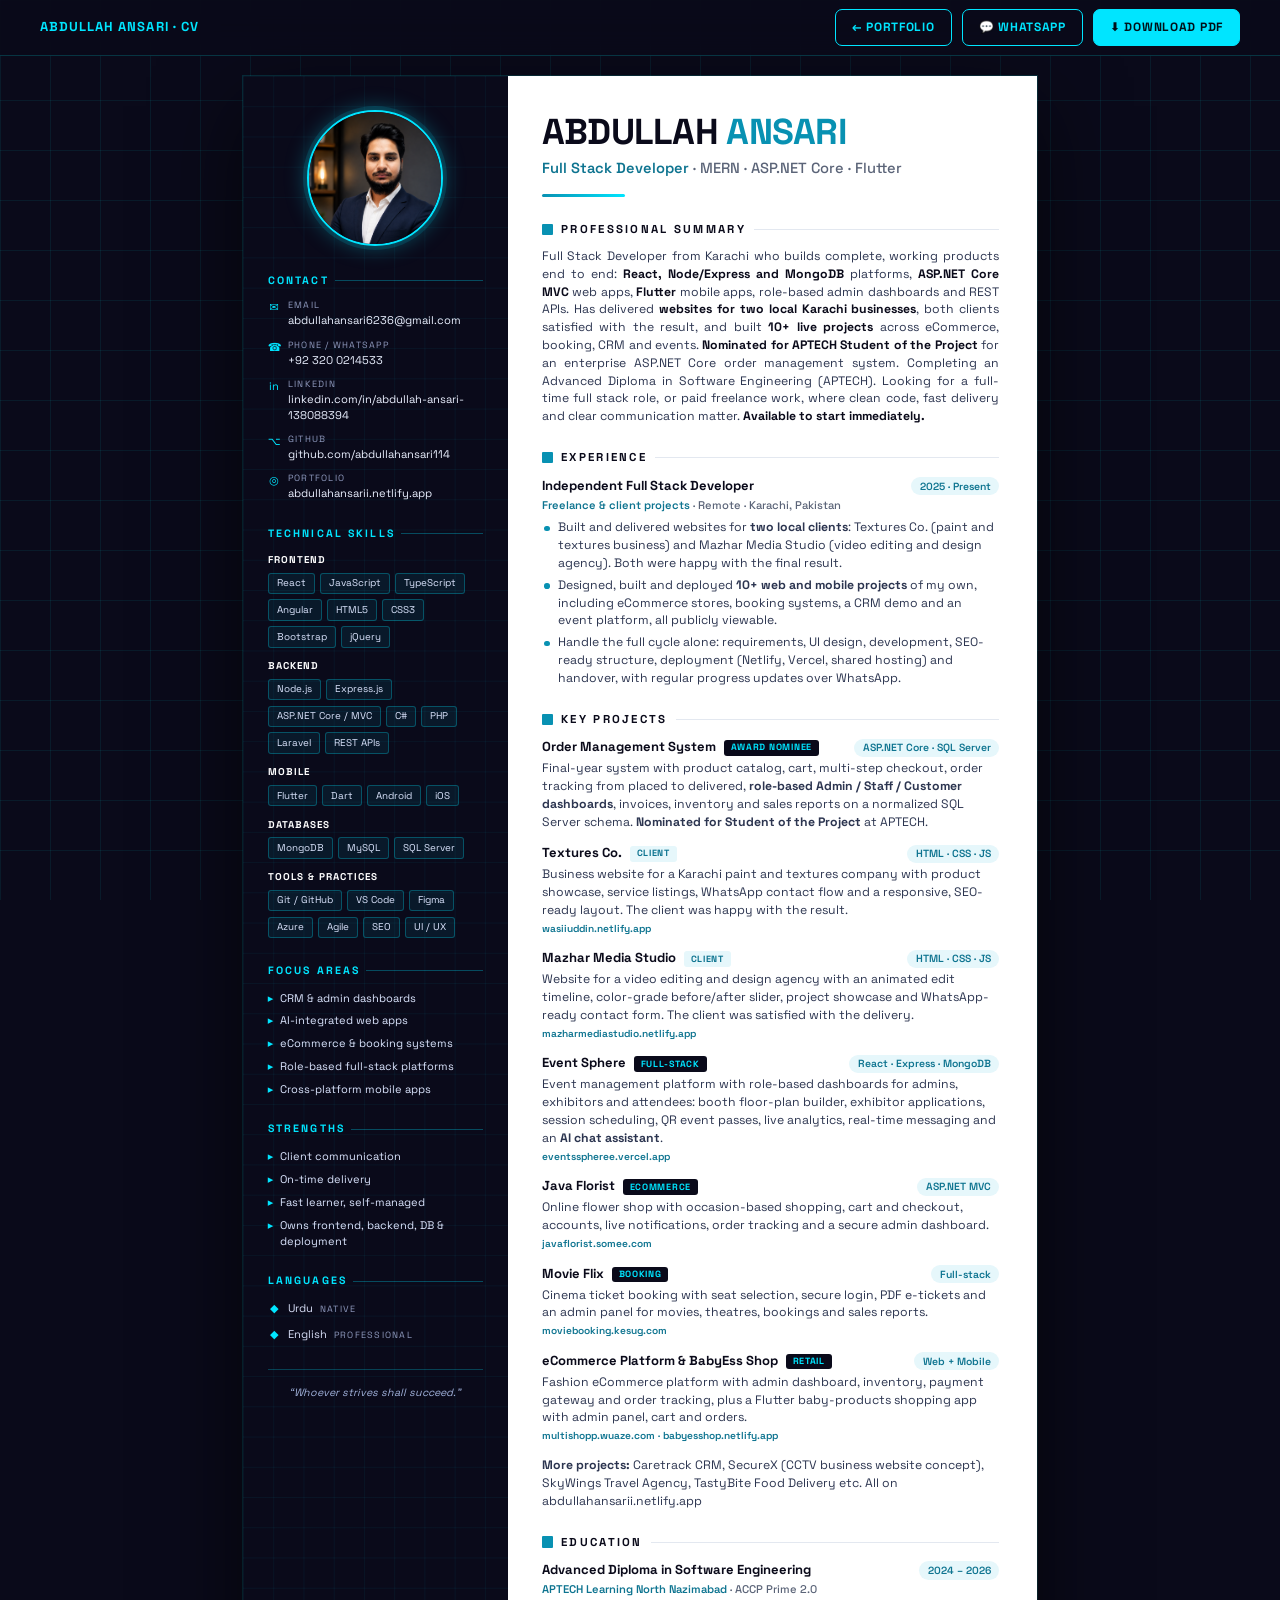
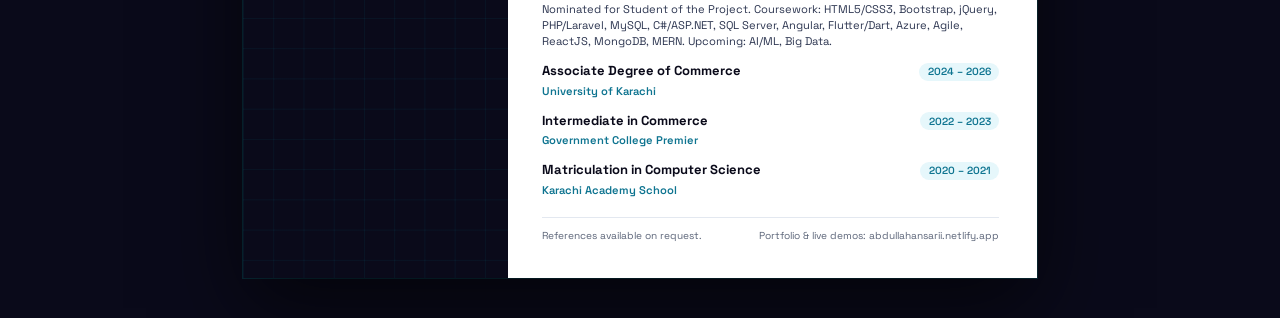
<file: cv.html>
<!DOCTYPE html>
<html lang="en">
<head>
<meta charset="UTF-8">
<meta name="viewport" content="width=device-width, initial-scale=1.0">
<title>Abdullah Ansari | CV | Full Stack Developer (MERN, ASP.NET Core, Flutter)</title>
<meta name="description" content="CV of Abdullah Ansari, Full Stack Developer in Karachi, Pakistan. MERN, ASP.NET Core, Flutter, REST APIs, admin dashboards and AI-integrated web apps. Available immediately.">
<link rel="canonical" href="https://abdullahansarii.netlify.app/cv.html">
<link rel="preconnect" href="https://fonts.googleapis.com">
<link rel="preconnect" href="https://fonts.gstatic.com" crossorigin>
<link href="https://fonts.googleapis.com/css2?family=Space+Grotesk:wght@400;500;600;700&display=swap" rel="stylesheet">
<style>
:root{
  --navy:#0A0A1A;
  --navy2:#111130;
  --cyan:#00E5FF;
  --teal:#0891B2;
  --teal-d:#0E7490;
  --ink:#1B2236;
  --muted:#5B6478;
  --line:#E3E8F0;
}
*,*::before,*::after{margin:0;padding:0;box-sizing:border-box;}
html{-webkit-print-color-adjust:exact;print-color-adjust:exact;}
body{
  font-family:'Space Grotesk',system-ui,-apple-system,'Segoe UI',Arial,sans-serif;
  background:var(--navy);color:var(--ink);line-height:1.45;
}
body::before{
  content:'';position:fixed;inset:0;pointer-events:none;
  background-image:linear-gradient(rgba(0,255,255,.07) 1px,transparent 1px),linear-gradient(90deg,rgba(0,255,255,.07) 1px,transparent 1px);
  background-size:50px 50px;
}
a{color:inherit;text-decoration:none;}

/* ---------- TOOLBAR (screen only) ---------- */
.bar{
  position:fixed;top:0;left:0;right:0;z-index:10;height:56px;
  display:flex;align-items:center;justify-content:space-between;gap:12px;
  padding:0 clamp(14px,4vw,40px);
  background:rgba(10,10,26,.92);backdrop-filter:blur(14px);
  border-bottom:1px solid rgba(0,255,255,.18);
}
.bar-t{color:var(--cyan);font-weight:700;font-size:13px;letter-spacing:.08em;text-transform:uppercase;}
.bar-b{display:flex;gap:10px;flex-wrap:wrap;}
.btn{
  display:inline-flex;align-items:center;gap:7px;cursor:pointer;
  font-family:inherit;font-size:12px;font-weight:700;letter-spacing:.06em;text-transform:uppercase;
  padding:9px 16px;border-radius:7px;border:1.5px solid var(--cyan);color:var(--cyan);background:transparent;
  transition:all .25s;
}
.btn:hover{background:rgba(0,255,255,.12);box-shadow:0 0 18px rgba(0,255,255,.25);}
.btn.fill{background:var(--cyan);color:#001018;}
.btn.fill:hover{background:#5CF1FF;}

/* ---------- SHEET (A4) ---------- */
.wrap{position:relative;z-index:1;padding:76px 12px 40px;}
.sheet{
  width:210mm;min-height:297mm;margin:0 auto;
  display:grid;grid-template-columns:70mm 1fr;
  background:linear-gradient(to right,var(--navy) 70mm,#fff 70mm);
  box-shadow:0 30px 80px rgba(0,0,0,.6),0 0 0 1px rgba(0,255,255,.15);
  font-size:9.2pt;
}

/* ---------- SIDEBAR ---------- */
.side{
  color:#D6DDF5;padding:9mm 6.5mm 9mm;position:relative;
  background-image:linear-gradient(rgba(0,229,255,.05) 1px,transparent 1px),linear-gradient(90deg,rgba(0,229,255,.05) 1px,transparent 1px);
  background-size:8mm 8mm;
}
.photo{
  width:36mm;height:36mm;border-radius:50%;margin:0 auto 7mm;position:relative;
  border:2px solid var(--cyan);box-shadow:0 0 0 4px rgba(0,229,255,.12),0 0 22px rgba(0,229,255,.35);
  overflow:hidden;background:var(--navy2);
  display:flex;align-items:center;justify-content:center;
}
.photo img{width:100%;height:100%;object-fit:cover;display:block;}
.photo .ini{font-weight:700;font-size:26pt;color:var(--cyan);letter-spacing:.04em;}
.s-h{
  font-size:8pt;font-weight:700;letter-spacing:.2em;text-transform:uppercase;color:var(--cyan);
  display:flex;align-items:center;gap:6px;margin:6.5mm 0 3mm;
}
.s-h::after{content:'';flex:1;height:1px;background:rgba(0,229,255,.3);}
.s-h:first-of-type{margin-top:0;}
.ct{display:flex;gap:7px;align-items:flex-start;margin-bottom:2.6mm;font-size:8.4pt;word-break:break-word;}
.ct i{font-style:normal;color:var(--cyan);width:13px;flex-shrink:0;text-align:center;}
.ct a{color:#EAF0FF;}
.ct small{display:block;font-size:6.8pt;letter-spacing:.14em;text-transform:uppercase;color:#8E99BD;}
.sk{margin-bottom:3mm;}
.sk b{display:block;font-size:7.4pt;letter-spacing:.1em;text-transform:uppercase;color:#fff;margin-bottom:1.4mm;}
.chips{display:flex;flex-wrap:wrap;gap:1.4mm;}
.chip{
  font-size:7.4pt;padding:.7mm 2.1mm;border-radius:3px;
  border:1px solid rgba(0,229,255,.28);background:rgba(0,229,255,.07);color:#DCE6FF;
}
.focus li{list-style:none;position:relative;padding-left:12px;margin-bottom:1.8mm;font-size:8.3pt;color:#DCE6FF;}
.focus li::before{content:'▸';position:absolute;left:0;color:var(--cyan);}
.quote{
  margin-top:7mm;padding-top:4mm;border-top:1px solid rgba(0,229,255,.25);
  font-size:8pt;font-style:italic;color:#9FB0D9;text-align:center;
}

/* ---------- MAIN ---------- */
.main{padding:10mm 10mm 9mm 9mm;background:#fff;}
.name{font-size:27pt;font-weight:700;letter-spacing:-.02em;line-height:1;color:var(--navy);}
.name span{color:var(--teal);}
.role{margin-top:2.2mm;font-size:11pt;font-weight:600;color:var(--teal-d);}
.role em{font-style:normal;color:var(--muted);font-weight:500;}
.rule{height:3px;width:22mm;background:linear-gradient(90deg,var(--teal),var(--cyan));border-radius:2px;margin:4mm 0 0;}
.m-h{
  font-size:8.6pt;font-weight:700;letter-spacing:.2em;text-transform:uppercase;color:var(--navy);
  display:flex;align-items:center;gap:8px;margin:6.2mm 0 2.8mm;
}
.m-h::before{content:'';width:3mm;height:3mm;background:var(--teal);border-radius:1px;}
.m-h::after{content:'';flex:1;height:1px;background:var(--line);}
.sum{color:#2C3550;text-align:justify;}
.sum b{color:var(--navy);}
.item{margin-bottom:3.4mm;break-inside:avoid;}
.row{display:flex;justify-content:space-between;align-items:baseline;gap:8px;}
.t{font-weight:700;font-size:9.8pt;color:var(--navy);}
.d{font-size:7.8pt;font-weight:600;color:var(--teal-d);white-space:nowrap;background:#E6F7FB;padding:.4mm 2.2mm;border-radius:20px;}
.sub{font-size:8.4pt;color:var(--muted);font-weight:500;margin-top:.4mm;}
.sub b{color:var(--teal-d);font-weight:600;}
ul.b{margin:1.6mm 0 0;padding:0;}
ul.b li{list-style:none;position:relative;padding-left:4.2mm;margin-bottom:1.1mm;color:#2C3550;}
ul.b li::before{content:'';position:absolute;left:.6mm;top:1.7mm;width:1.5mm;height:1.5mm;border-radius:50%;background:var(--teal);}
.p-d{color:#2C3550;margin-top:.8mm;}
.p-l{font-size:7.6pt;color:var(--teal-d);font-weight:600;margin-top:.6mm;word-break:break-all;}
.tag{
  display:inline-block;font-size:6.8pt;font-weight:700;letter-spacing:.08em;text-transform:uppercase;
  padding:.3mm 1.8mm;border-radius:3px;margin-left:5px;vertical-align:middle;
  background:var(--navy);color:var(--cyan);
}
.tag.cl{background:#E6F7FB;color:var(--teal-d);}
.foot{margin-top:5mm;padding-top:3mm;border-top:1px solid var(--line);font-size:7.6pt;color:var(--muted);display:flex;justify-content:space-between;gap:8px;flex-wrap:wrap;}

/* ---------- MOBILE VIEW (screen only) ---------- */
@media screen and (max-width:820px){
  .sheet{width:100%;min-height:0;grid-template-columns:1fr;background:#fff;font-size:10.5pt;}
  .side{background-color:var(--navy);}
  .main{padding:8mm 6mm;}
  .bar-t{display:none;}
  .row{flex-direction:column;gap:2px;}
  .d{align-self:flex-start;}
}

/* ---------- PRINT / SAVE AS PDF ---------- */
@page{size:A4;margin:0;}
@media print{
  html,body{background:#fff !important;}
  body::before,.bar{display:none !important;}
  .wrap{padding:0;}
  .sheet{box-shadow:none;margin:0;width:210mm;min-height:594mm;}
  *{-webkit-print-color-adjust:exact;print-color-adjust:exact;}
  a{color:inherit;}
}
</style>
</head>
<body>

<div class="bar">
  <div class="bar-t">Abdullah Ansari · CV</div>
  <div class="bar-b">
    <a class="btn" href="index.html">← Portfolio</a>
    <a class="btn" href="https://wa.me/923200214533?text=Hi%20Abdullah!%20I%20saw%20your%20CV%20and%20would%20like%20to%20talk." target="_blank" rel="noopener">💬 WhatsApp</a>
    <button class="btn fill" onclick="window.print()" title="Choose 'Save as PDF'. Margins: None, Background graphics: ON">⬇ Download PDF</button>
  </div>
</div>

<div class="wrap">
<div class="sheet">

  <!-- ================= SIDEBAR ================= -->
  <aside class="side">
    <div class="photo">
      <img src="assets/img/abdullah-ansari.png" alt="Abdullah Ansari" onerror="this.style.display='none';this.nextElementSibling.style.display='block'">
      <span class="ini" style="display:none">AA</span>
    </div>

    <div class="s-h">Contact</div>
    <div class="ct"><i>✉</i><div><small>Email</small><a href="mailto:abdullahansari6236@gmail.com">abdullahansari6236@gmail.com</a></div></div>
    <div class="ct"><i>☎</i><div><small>Phone / WhatsApp</small><a href="tel:+923200214533">+92 320 0214533</a></div></div>
    
    <div class="ct"><i>in</i><div><small>LinkedIn</small><a href="https://www.linkedin.com/in/abdullah-ansari-138088394" target="_blank" rel="noopener">linkedin.com/in/abdullah-ansari-138088394</a></div></div>
    <div class="ct"><i>⌥</i><div><small>GitHub</small><a href="https://github.com/abdullahansari114" target="_blank" rel="noopener">github.com/abdullahansari114</a></div></div>
    <div class="ct"><i>◎</i><div><small>Portfolio</small><a href="https://abdullahansarii.netlify.app/" target="_blank" rel="noopener">abdullahansarii.netlify.app</a></div></div>

    <div class="s-h">Technical Skills</div>
    <div class="sk"><b>Frontend</b><div class="chips">
      <span class="chip">React</span><span class="chip">JavaScript</span><span class="chip">TypeScript</span><span class="chip">Angular</span><span class="chip">HTML5</span><span class="chip">CSS3</span><span class="chip">Bootstrap</span><span class="chip">jQuery</span>
    </div></div>
    <div class="sk"><b>Backend</b><div class="chips">
      <span class="chip">Node.js</span><span class="chip">Express.js</span><span class="chip">ASP.NET Core / MVC</span><span class="chip">C#</span><span class="chip">PHP</span><span class="chip">Laravel</span><span class="chip">REST APIs</span>
    </div></div>
    <div class="sk"><b>Mobile</b><div class="chips">
      <span class="chip">Flutter</span><span class="chip">Dart</span><span class="chip">Android</span><span class="chip">iOS</span>
    </div></div>
    <div class="sk"><b>Databases</b><div class="chips">
      <span class="chip">MongoDB</span><span class="chip">MySQL</span><span class="chip">SQL Server</span>
    </div></div>
    <div class="sk"><b>Tools &amp; Practices</b><div class="chips">
      <span class="chip">Git / GitHub</span><span class="chip">VS Code</span><span class="chip">Figma</span><span class="chip">Azure</span><span class="chip">Agile</span><span class="chip">SEO</span><span class="chip">UI / UX</span>
    </div></div>

    <div class="s-h">Focus Areas</div>
    <ul class="focus">
      <li>CRM &amp; admin dashboards</li>
      <li>AI-integrated web apps</li>
      <li>eCommerce &amp; booking systems</li>
      <li>Role-based full-stack platforms</li>
      <li>Cross-platform mobile apps</li>
    </ul>

    <div class="s-h">Strengths</div>
    <ul class="focus">
      <li>Client communication</li>
      <li>On-time delivery</li>
      <li>Fast learner, self-managed</li>
      <li>Owns frontend, backend, DB &amp; deployment</li>
    </ul>

    <div class="s-h">Languages</div>
    <div class="ct"><i>◆</i><div>Urdu <small style="display:inline;margin-left:4px">Native</small></div></div>
    <div class="ct"><i>◆</i><div>English <small style="display:inline;margin-left:4px">Professional</small></div></div>

    <div class="quote">“Whoever strives shall succeed.”</div>
  </aside>

  <!-- ================= MAIN ================= -->
  <main class="main">
    <h1 class="name">ABDULLAH <span>ANSARI</span></h1>
    <div class="role">Full Stack Developer <em>· MERN · ASP.NET Core · Flutter</em></div>
    <div class="rule"></div>

    <div class="m-h">Professional Summary</div>
    <p class="sum">
      Full Stack Developer from Karachi who builds complete, working products end to end: <b>React, Node/Express and MongoDB</b> platforms, <b>ASP.NET Core MVC</b> web apps, <b>Flutter</b> mobile apps, role-based admin dashboards and REST APIs. Has delivered <b>websites for two local Karachi businesses</b>, both clients satisfied with the result, and built <b>10+ live projects</b> across eCommerce, booking, CRM and events. <b>Nominated for APTECH Student of the Project</b> for an enterprise ASP.NET Core order management system. Completing an Advanced Diploma in Software Engineering (APTECH). Looking for a full-time full stack role, or paid freelance work, where clean code, fast delivery and clear communication matter. <b>Available to start immediately.</b>
    </p>

    <div class="m-h">Experience</div>
    <div class="item">
      <div class="row"><div class="t">Independent Full Stack Developer</div><div class="d">2025 · Present</div></div>
      <div class="sub"><b>Freelance &amp; client projects</b> · Remote · Karachi, Pakistan</div>
      <ul class="b">
        <li>Built and delivered websites for <b>two local clients</b>: Textures Co. (paint and textures business) and Mazhar Media Studio (video editing and design agency). Both were happy with the final result.</li>
        <li>Designed, built and deployed <b>10+ web and mobile projects</b> of my own, including eCommerce stores, booking systems, a CRM demo and an event platform, all publicly viewable.</li>
        <li>Handle the full cycle alone: requirements, UI design, development, SEO-ready structure, deployment (Netlify, Vercel, shared hosting) and handover, with regular progress updates over WhatsApp.</li>
      </ul>
    </div>

    <div class="m-h">Key Projects</div>

    <div class="item">
      <div class="row"><div class="t">Order Management System <span class="tag">Award nominee</span></div><div class="d">ASP.NET Core · SQL Server</div></div>
      <div class="p-d">Final-year system with product catalog, cart, multi-step checkout, order tracking from placed to delivered, <b>role-based Admin / Staff / Customer dashboards</b>, invoices, inventory and sales reports on a normalized SQL Server schema. <b>Nominated for Student of the Project</b> at APTECH.</div>
    </div>

    <div class="item">
      <div class="row"><div class="t">Textures Co. <span class="tag cl">Client</span></div><div class="d">HTML · CSS · JS</div></div>
      <div class="p-d">Business website for a Karachi paint and textures company with product showcase, service listings, WhatsApp contact flow and a responsive, SEO-ready layout. The client was happy with the result.</div>
      <div class="p-l">wasiiuddin.netlify.app</div>
    </div>

    <div class="item">
      <div class="row"><div class="t">Mazhar Media Studio <span class="tag cl">Client</span></div><div class="d">HTML · CSS · JS</div></div>
      <div class="p-d">Website for a video editing and design agency with an animated edit timeline, color-grade before/after slider, project showcase and WhatsApp-ready contact form. The client was satisfied with the delivery.</div>
      <div class="p-l">mazharmediastudio.netlify.app</div>
    </div>

    <div class="item">
      <div class="row"><div class="t">Event Sphere <span class="tag">Full-stack</span></div><div class="d">React · Express · MongoDB</div></div>
      <div class="p-d">Event management platform with role-based dashboards for admins, exhibitors and attendees: booth floor-plan builder, exhibitor applications, session scheduling, QR event passes, live analytics, real-time messaging and an <b>AI chat assistant</b>.</div>
      <div class="p-l">eventsspheree.vercel.app</div>
    </div>

    <!-- <div class="item">
      <div class="row"><div class="t">CareTrack <span class="tag">CRM · Demo</span></div><div class="d">Dashboard · AI matching</div></div>
      <div class="p-d">Therapy-practice CRM demo with patient profiles, scheduling, billing, analytics and a <b>symptom-matching assistant</b> that suggests the right therapist (simulated data).</div>
      <div class="p-l">caretrackcrm.netlify.app</div>
    </div> -->

    <div class="item">
      <div class="row"><div class="t">Java Florist <span class="tag">eCommerce</span></div><div class="d">ASP.NET MVC</div></div>
      <div class="p-d">Online flower shop with occasion-based shopping, cart and checkout, accounts, live notifications, order tracking and a secure admin dashboard.</div>
      <div class="p-l">javaflorist.somee.com</div>
    </div>

    <div class="item">
      <div class="row"><div class="t">Movie Flix <span class="tag">Booking</span></div><div class="d">Full-stack</div></div>
      <div class="p-d">Cinema ticket booking with seat selection, secure login, PDF e-tickets and an admin panel for movies, theatres, bookings and sales reports.</div>
      <div class="p-l">moviebooking.kesug.com</div>
    </div>

    <div class="item">
      <div class="row"><div class="t">eCommerce Platform &amp; BabyEss Shop <span class="tag">Retail</span></div><div class="d">Web + Mobile</div></div>
      <div class="p-d">Fashion eCommerce platform with admin dashboard, inventory, payment gateway and order tracking, plus a Flutter baby-products shopping app with admin panel, cart and orders.</div>
      <div class="p-l">multishopp.wuaze.com · babyesshop.netlify.app</div>
    </div>

    <div class="item">
      <div class="p-d"><b>More projects:</b> Caretrack CRM, SecureX (CCTV business website concept), SkyWings Travel Agency, TastyBite Food Delivery etc. All on abdullahansarii.netlify.app</div>
    </div>

    <div class="m-h">Education</div>
    <div class="item">
      <div class="row"><div class="t">Advanced Diploma in Software Engineering</div><div class="d">2024 – 2026</div></div>
      <div class="sub"><b>APTECH Learning North Nazimabad</b> · ACCP Prime 2.0</div>
      <div class="p-d" style="font-size:8.4pt;">Nominated for Student of the Project. Coursework: HTML5/CSS3, Bootstrap, jQuery, PHP/Laravel, MySQL, C#/ASP.NET, SQL Server, Angular, Flutter/Dart, Azure, Agile, ReactJS, MongoDB, MERN. Upcoming: AI/ML, Big Data.</div>
    </div>
    <div class="item">
      <div class="row"><div class="t">Associate Degree of Commerce</div><div class="d">2024 – 2026</div></div>
      <div class="sub"><b>University of Karachi</b></div>
    </div>
    <div class="item">
      <div class="row"><div class="t">Intermediate in Commerce</div><div class="d">2022 – 2023</div></div>
      <div class="sub"><b>Government College Premier</b></div>
    </div>
    <div class="item" style="margin-bottom:0;">
      <div class="row"><div class="t">Matriculation in Computer Science</div><div class="d">2020 – 2021</div></div>
      <div class="sub"><b>Karachi Academy School</b></div>
    </div>

    <div class="foot">
      <span>References available on request.</span>
      <span>Portfolio &amp; live demos: abdullahansarii.netlify.app</span>
    </div>
  </main>

</div>
</div>

</body>
</html>
</file>
